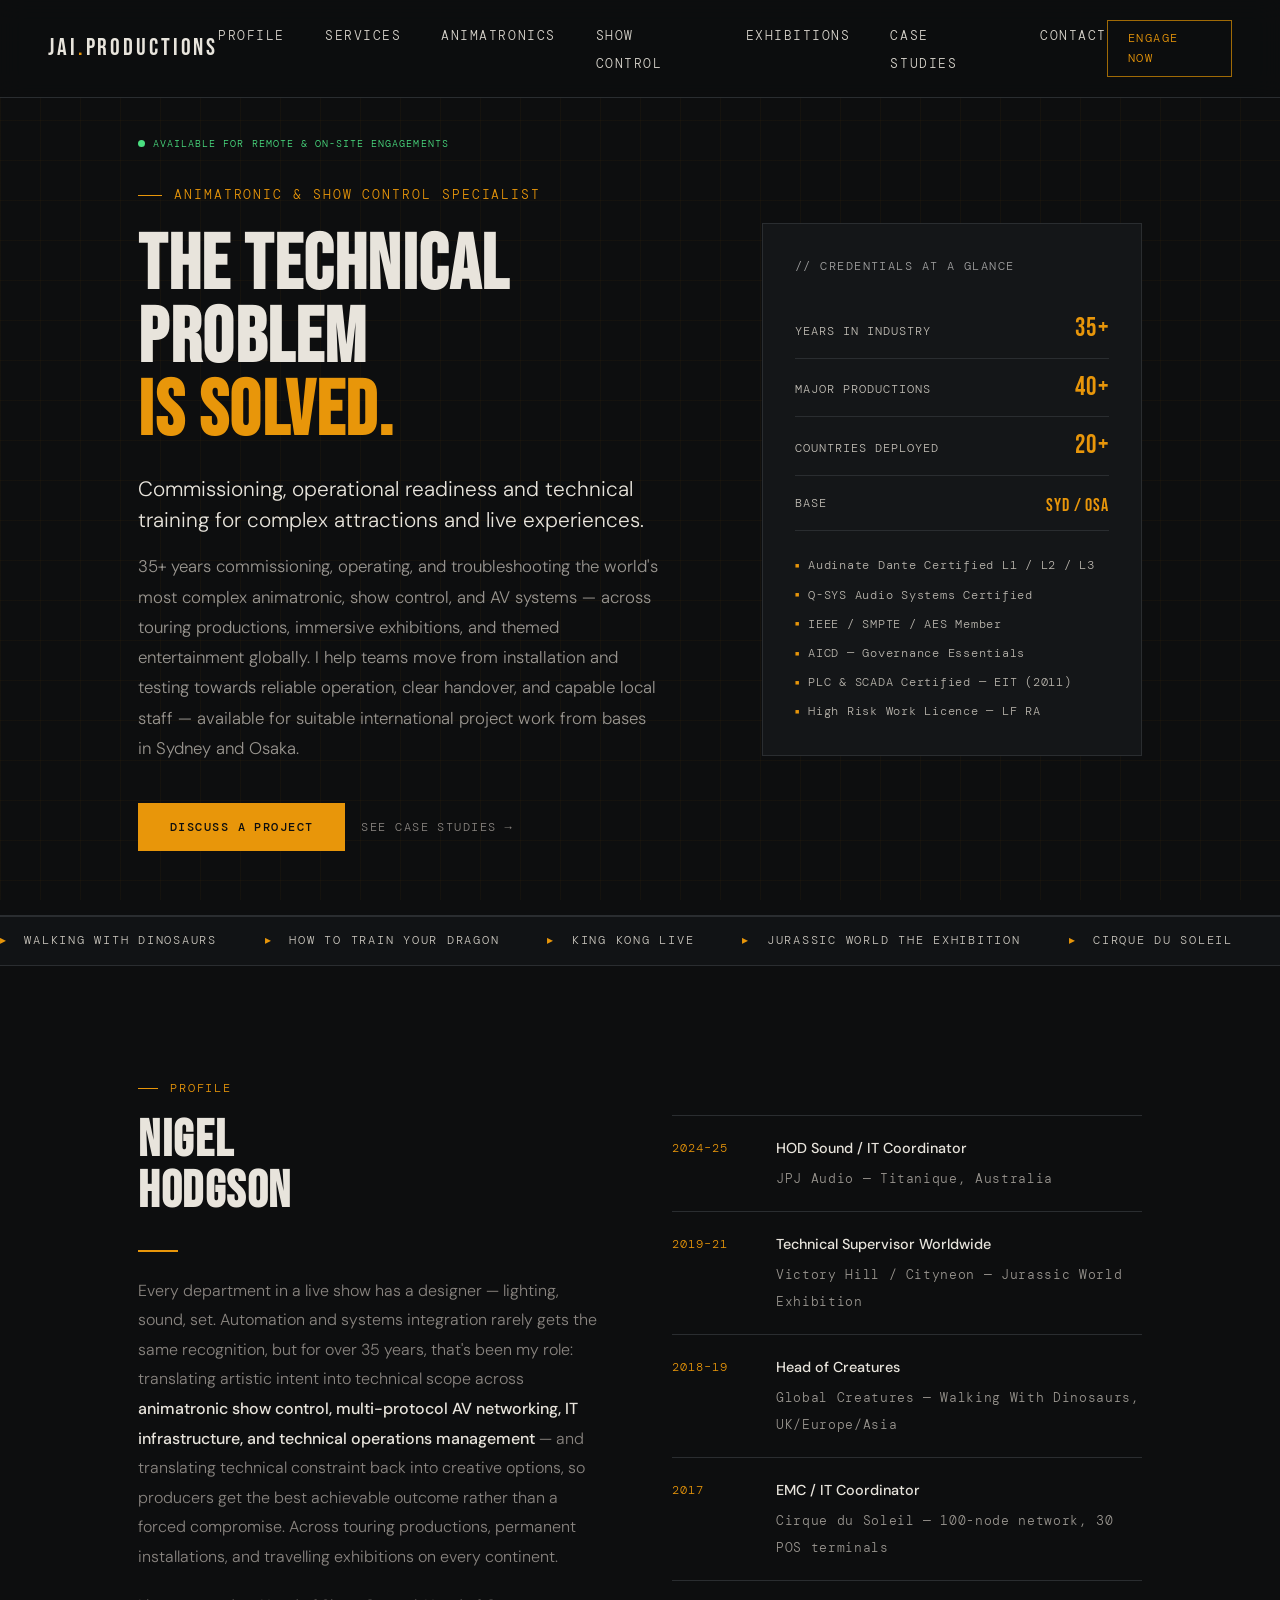
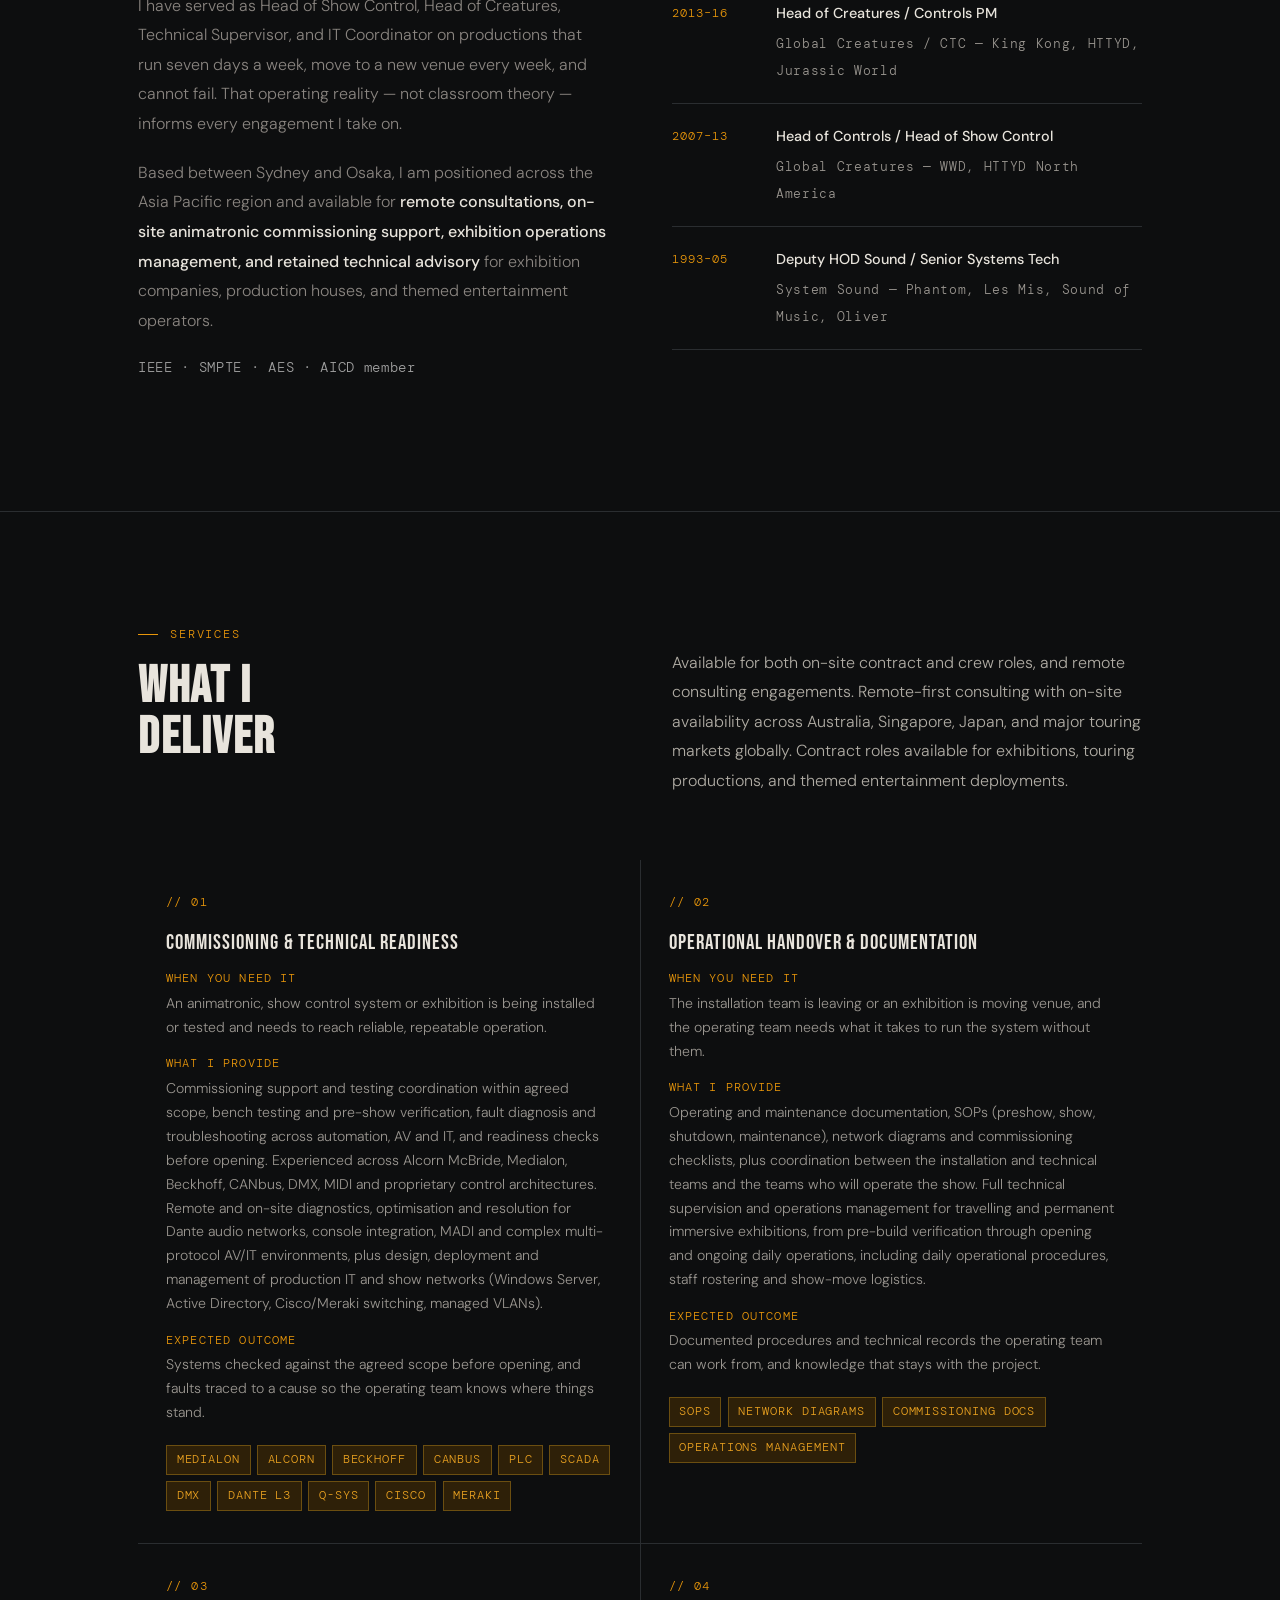
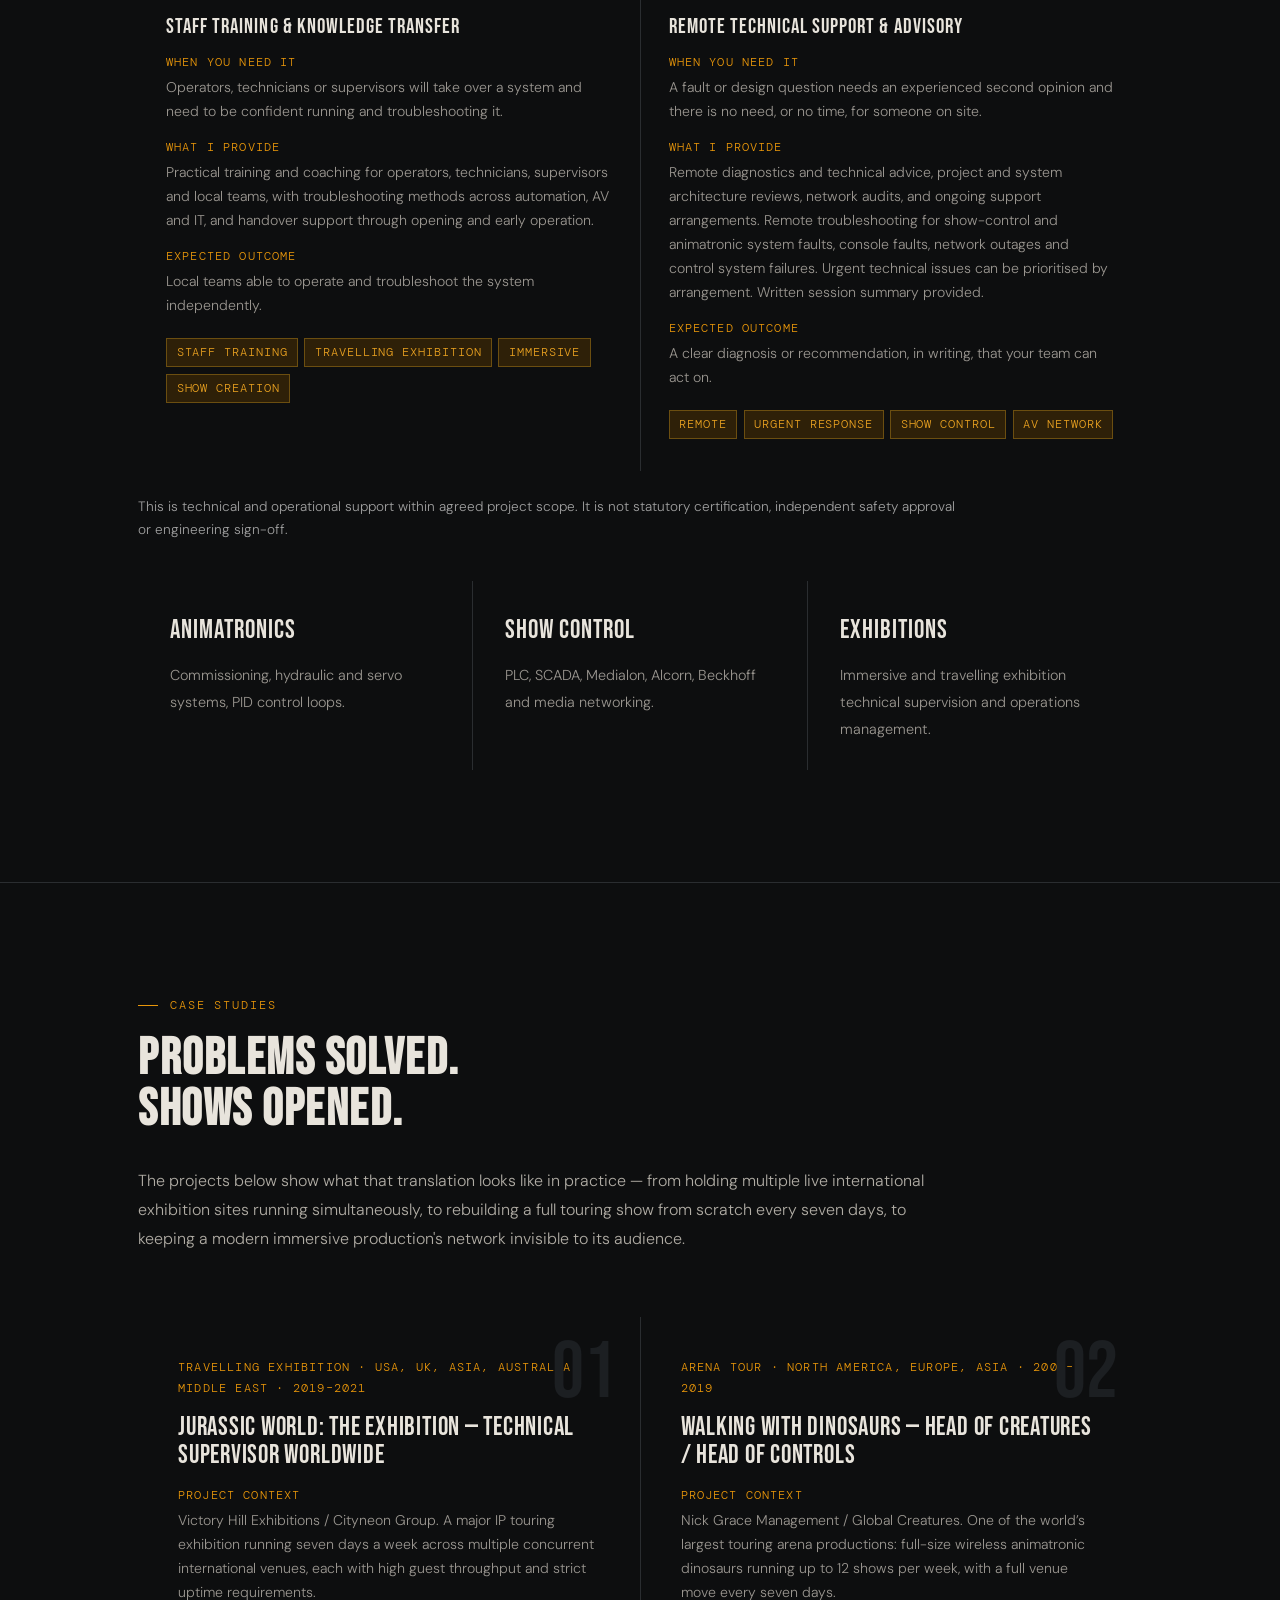
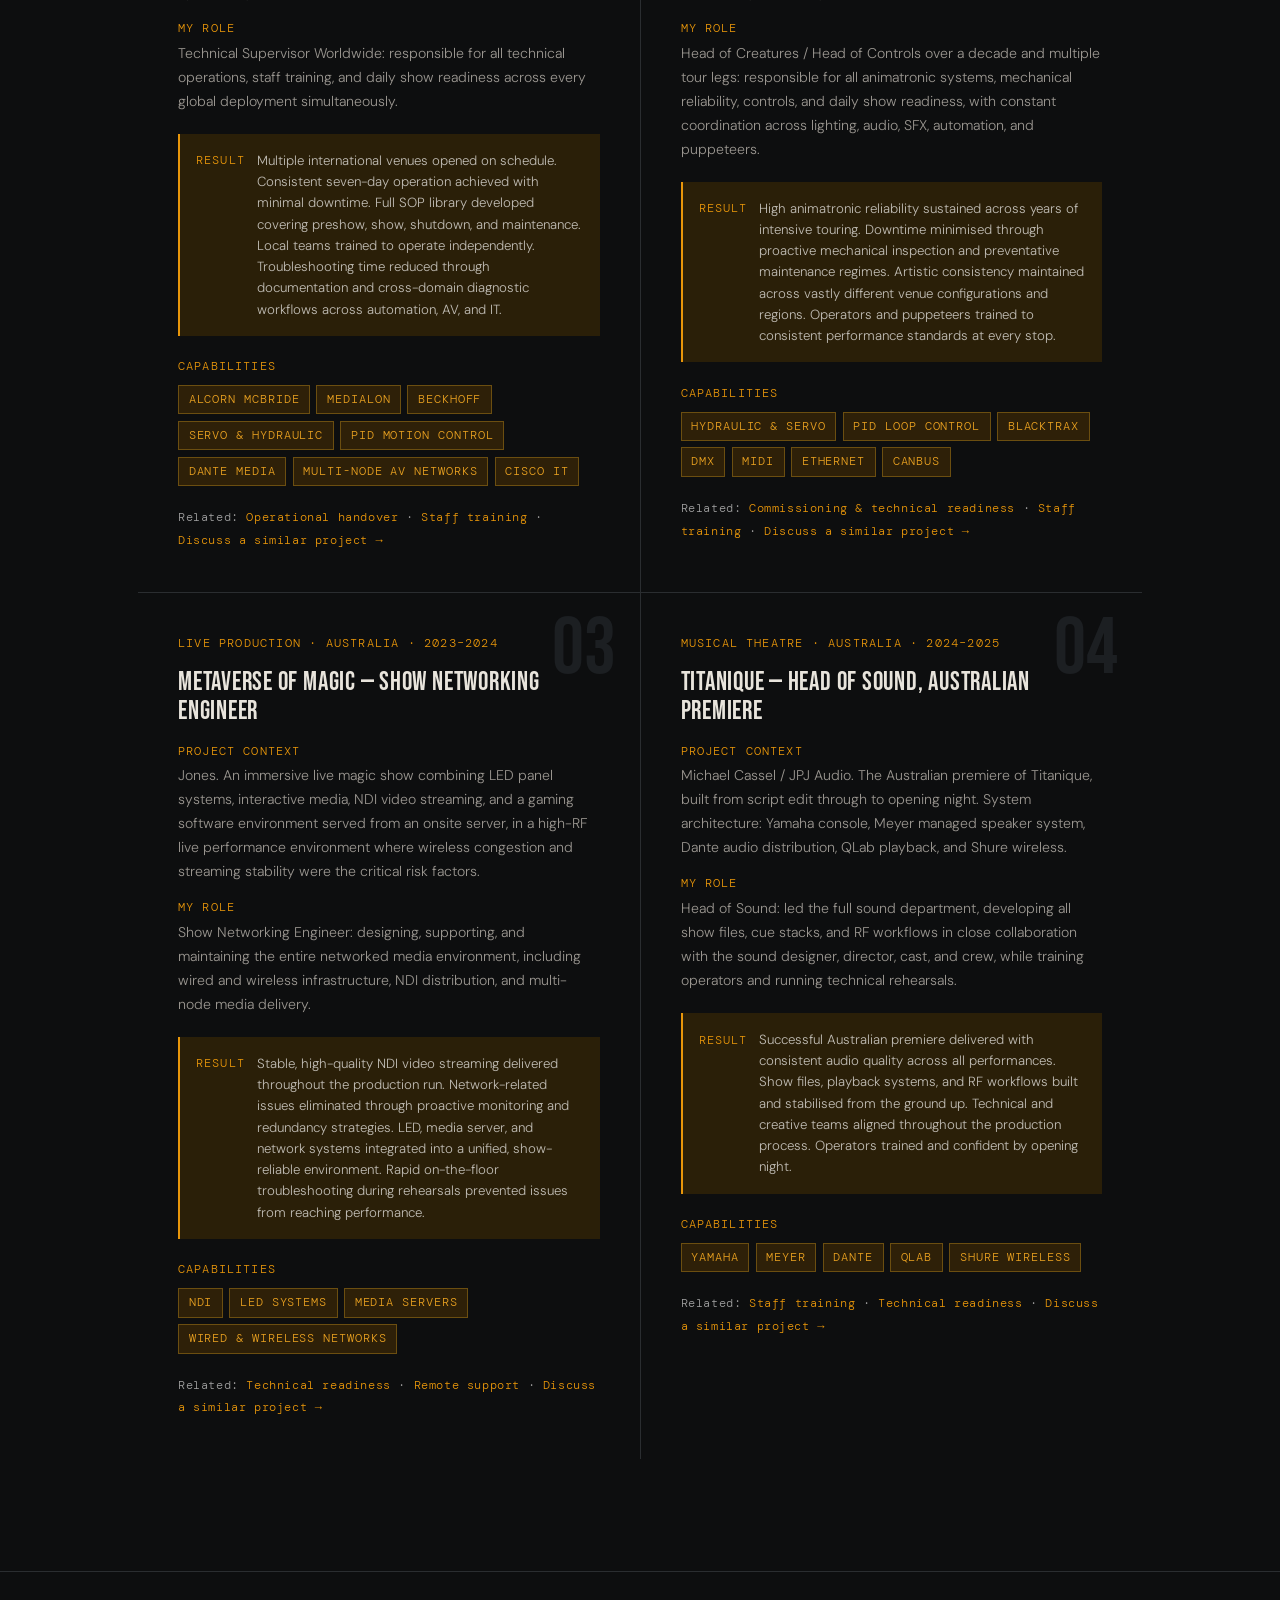
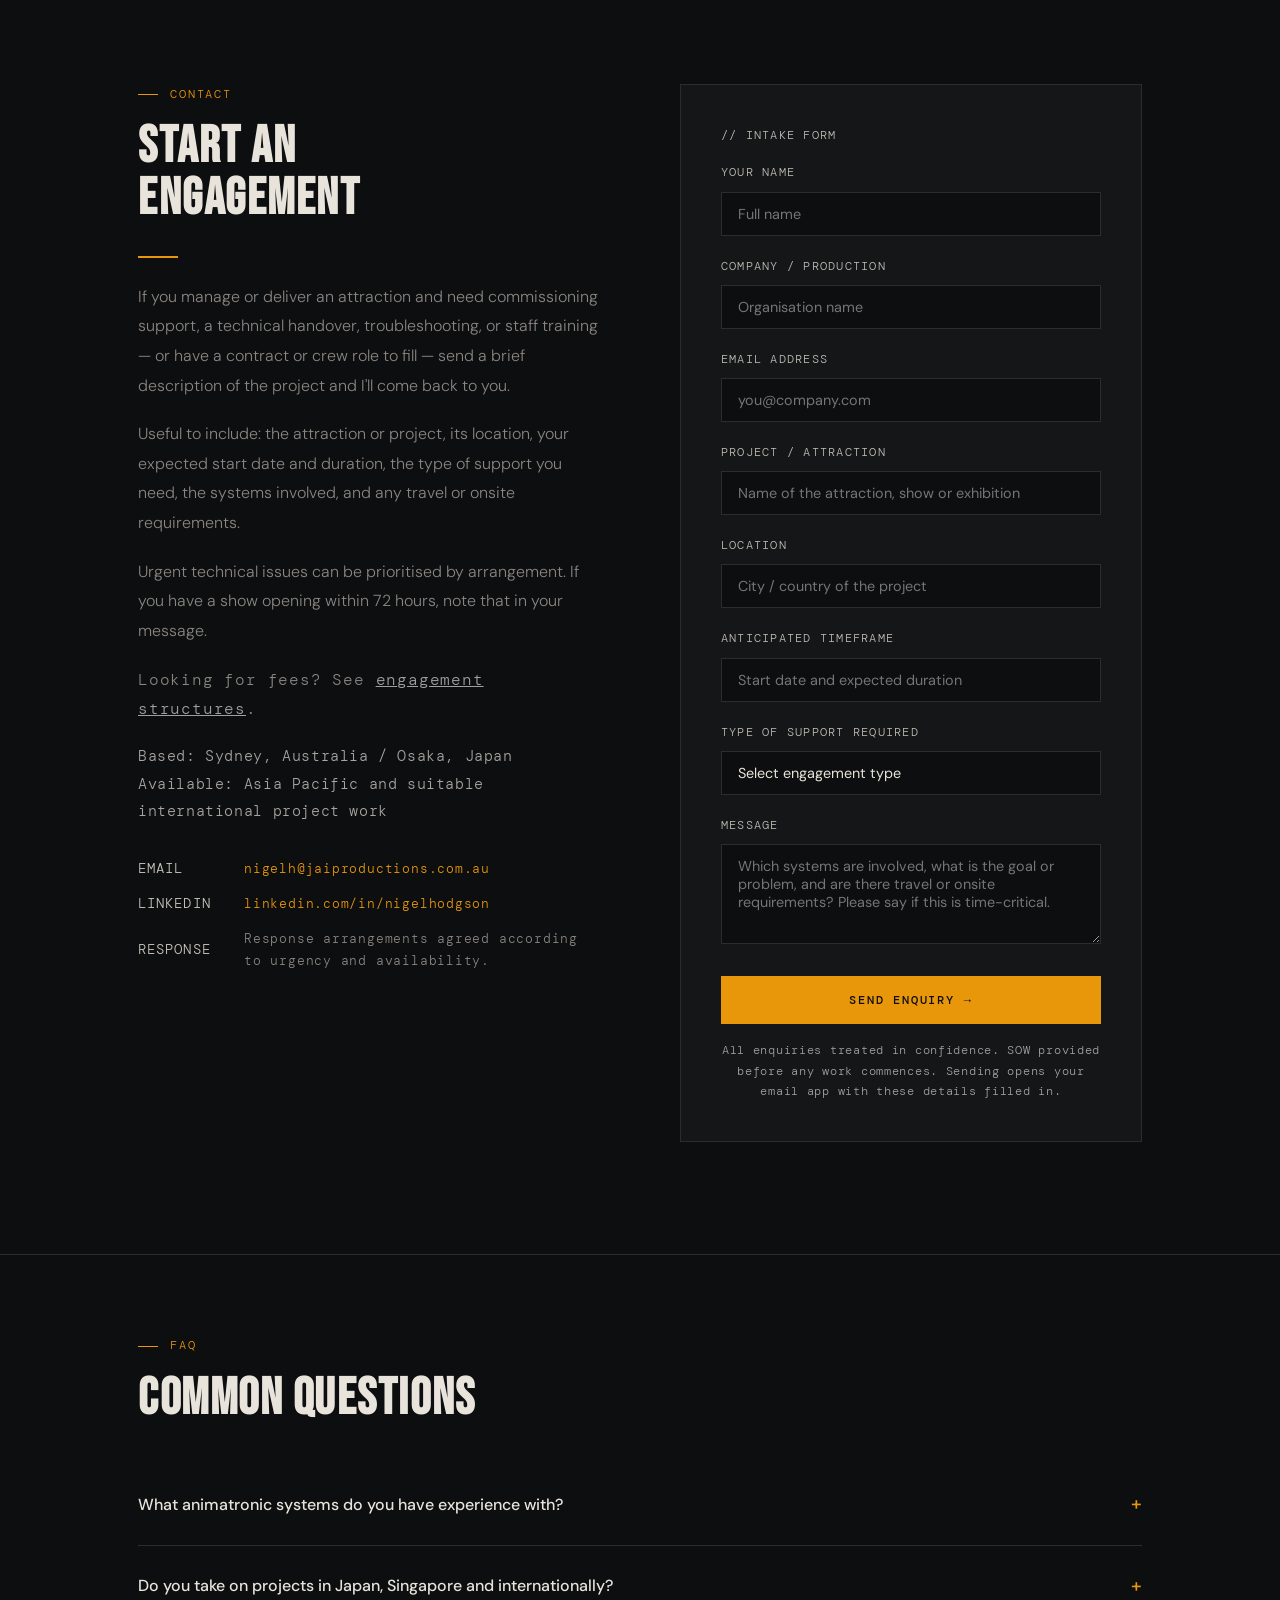
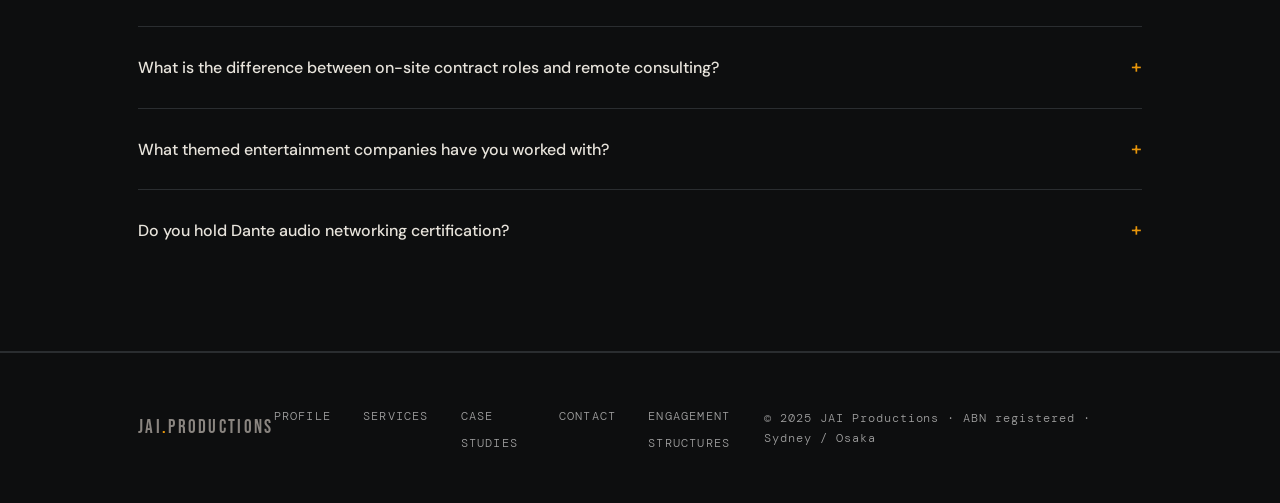
<file: index.html>
<!DOCTYPE html>
<html lang="en">
<head>
<meta charset="UTF-8">
<meta name="viewport" content="width=device-width, initial-scale=1.0">

<!-- Primary SEO -->
<title>Animatronic Commissioning & Show Control | Nigel Hodgson</title>
<meta name="description" content="Animatronics commissioning and show control specialist. Immersive exhibition technical supervision, PLC, media networking and operations management.">
<meta name="keywords" content="animatronics, animatronic commissioning, animatronic technician, immersive exhibition technical supervisor, exhibition operations management, exhibition operations manager, travelling exhibition technical supervisor, show control technician, PLC show control, PLC SCADA, PID control loops, media networking, AV media networking, themed entertainment technical consultant, hydraulic animatronic systems, servo motor control, Medialon, Alcorn McBride, Beckhoff, show creation specialist, TAIT Navigator, exhibition commissioning Singapore, animatronic technician Australia, show technician Japan">
<meta name="author" content="Nigel Hodgson">
<meta name="robots" content="index, follow">
<link rel="canonical" href="https://jaiproductions.com.au/">

<!-- Open Graph / Facebook / LinkedIn -->
<meta property="og:type" content="website">
<meta property="og:url" content="https://jaiproductions.com.au/">
<meta property="og:title" content="Animatronic Commissioning & Show Control Specialist">
<meta property="og:description" content="35+ years commissioning animatronics and show control for immersive exhibitions and themed entertainment. PLC, PID control, media networking.">
<meta property="og:site_name" content="JAI Productions">
<meta property="og:locale" content="en_AU">
<meta property="og:image" content="https://jaiproductions.com.au/og-image.png">
<meta property="og:image:width" content="1200">
<meta property="og:image:height" content="630">
<meta property="og:image:alt" content="Nigel Hodgson - Animatronic and Show Control Specialist">

<!-- Twitter Card -->
<meta name="twitter:card" content="summary_large_image">
<meta name="twitter:title" content="Animatronic Commissioning & Show Control Specialist">
<meta name="twitter:description" content="35+ years commissioning animatronics, PLC and show control for immersive exhibitions. Exhibition operations management. International contracts, including US-based clients.">
<meta name="twitter:image" content="https://jaiproductions.com.au/og-image.png">

<!-- Geo targeting -->
<meta name="geo.region" content="AU-NSW">
<meta name="geo.placename" content="Sydney, Australia">

<!-- JSON-LD Structured Data -->
<script type="application/ld+json">
{
  "@context": "https://schema.org",
  "@graph": [
    {
      "@type": "Person",
      "@id": "https://jaiproductions.com.au/#nigel-hodgson",
      "name": "Nigel Hodgson",
      "jobTitle": "Animatronic & Show Control Technical Specialist",
      "description": "Technical specialist with 35+ years experience commissioning animatronic systems, show control networks, and AV infrastructure for themed entertainment, touring productions, and immersive exhibitions globally.",
      "url": "https://jaiproductions.com.au",
      "email": "nigelh@jaiproductions.com.au",
      "telephone": "+61414997448",
      "address": {
        "@type": "PostalAddress",
        "addressLocality": "Sydney",
        "addressRegion": "NSW",
        "addressCountry": "AU"
      },
      "knowsAbout": [
        "Animatronic Systems", "Show Control", "Animatronic Commissioning", "Dante Audio Networking",
        "Medialon Show Control", "Alcorn McBride", "Beckhoff PLC", "CANbus Networks",
        "DMX Lighting Control", "Hydraulic Control Systems", "PID Control Loops", "Servo Motor Systems",
        "Themed Entertainment", "Travelling Exhibitions", "Immersive Exhibitions", "Exhibition Operations Management",
        "TAIT Navigator", "SMPTE ST 2110", "Show Creation", "Touring Production", "IT Infrastructure", "Cisco Networking", "Meraki", "Q-SYS Audio", "NDI Video",
        "PLC Systems", "SCADA Systems"
      ],
      "hasCredential": [
        {"@type": "EducationalOccupationalCredential", "name": "Audinate Dante Certification Level 3", "credentialCategory": "Professional Certification", "recognizedBy": {"@type": "Organization", "name": "Audinate"}},
        {"@type": "EducationalOccupationalCredential", "name": "TAIT Navigator Automation Platform Training", "credentialCategory": "Professional Certification", "recognizedBy": {"@type": "Organization", "name": "TAIT"}},
        {"@type": "EducationalOccupationalCredential", "name": "SMPTE ST 2110 IP Media Transport", "credentialCategory": "Professional Certification", "recognizedBy": {"@type": "Organization", "name": "SMPTE"}},
        {"@type": "EducationalOccupationalCredential", "name": "Q-SYS Audio Systems Certification", "credentialCategory": "Professional Certification", "recognizedBy": {"@type": "Organization", "name": "QSC"}},
        {"@type": "EducationalOccupationalCredential", "name": "Certificate in Programmable Logic Controllers (PLCs) & SCADA Systems", "credentialCategory": "Professional Certification", "recognizedBy": {"@type": "Organization", "name": "Engineering Institute of Technology"}}
      ],
      "memberOf": [
        {"@type": "Organization", "name": "IEEE — Institute of Electrical and Electronics Engineers"},
        {"@type": "Organization", "name": "SMPTE — Society of Motion Picture and Television Engineers"},
        {"@type": "Organization", "name": "AES — Audio Engineering Society"}
      ],
      "worksFor": {"@type": "Organization", "@id": "https://jaiproductions.com.au/#jai-productions"}
    },
    {
      "@type": "ProfessionalService",
      "@id": "https://jaiproductions.com.au/#jai-productions",
      "name": "JAI Productions",
      "description": "Specialist technical consulting and contract services for animatronic commissioning, show control, exhibition operations, and AV networking in themed entertainment and touring production.",
      "url": "https://jaiproductions.com.au",
      "email": "nigelh@jaiproductions.com.au",
      "telephone": "+61414997448",
      "founder": {"@id": "https://jaiproductions.com.au/#nigel-hodgson"},
      "areaServed": ["Australia", "Japan", "Singapore", "United States", "United Kingdom", "Asia Pacific"],
      "serviceType": [
        "Animatronic Commissioning", "Show Control Technical Consulting", "Exhibition Technical Supervision",
        "Exhibition Operations Management", "PLC Programming and Show Control", "Media Networking", "PID Control Loop Tuning", "AV Network Optimisation", "Dante Network Troubleshooting",
        "IT Infrastructure Management", "Technical Documentation", "SOP Development", "Staff Training"
      ],
      "knowsAbout": ["Themed Entertainment", "Animatronics", "Travelling Exhibitions", "Immersive Exhibitions", "Touring Production", "Show Control Systems", "Dante Audio Networks", "PLC and SCADA Systems"]
    },
    {
      "@type": "FAQPage",
      "mainEntity": [
        {"@type": "Question", "name": "What animatronic systems does Nigel Hodgson have experience with?", "acceptedAnswer": {"@type": "Answer", "text": "Nigel Hodgson has extensive hands-on experience with Creature Technology Company animatronic control systems, Alcorn McBride show control, Medialon, Beckhoff PLC, CANbus, DMX, MIDI, hydraulic and servo motor systems, PID control loops, and wireless animatronic control across productions including Walking With Dinosaurs, How To Train Your Dragon, King Kong Live, and Jurassic World: The Exhibition."}},
        {"@type": "Question", "name": "Do you take on projects in Japan, Singapore and internationally?", "acceptedAnswer": {"@type": "Answer", "text": "Yes. Nigel Hodgson works with clients worldwide, with a particular focus on Japan and Singapore. He holds Australian full work rights and Japanese spousal visa work rights, with an Osaka base. Remote and on-site arrangements can be discussed according to project requirements, client contracting requirements, and applicable work authorisation, including for projects with US-based companies. Any engagement requiring work to be performed physically in the United States would be subject to the necessary authorisation."}},
        {"@type": "Question", "name": "What is the difference between on-site contract roles and remote consulting at JAI Productions?", "acceptedAnswer": {"@type": "Answer", "text": "On-site contract roles involve Nigel physically attending the venue or production for exhibition technical supervision, show commissioning, or touring crew work, with fees quoted on request. Remote consulting covers troubleshooting, system advisory, documentation, and AV network diagnostics conducted via video call and written deliverables, also quoted on request."}},
        {"@type": "Question", "name": "What themed entertainment companies has Nigel Hodgson worked with?", "acceptedAnswer": {"@type": "Answer", "text": "Nigel Hodgson has worked with Creature Technology Company, Global Creatures, Victory Hill Exhibitions, Cityneon Group, Nick Grace Management, Imagine Exhibitions, Cirque du Soleil, DreamWorks, JPJ Audio, and Michael Cassel Group across productions on every continent."}},
        {"@type": "Question", "name": "Does Nigel Hodgson have Dante audio networking certification?", "acceptedAnswer": {"@type": "Answer", "text": "Yes. Nigel Hodgson holds Audinate Dante Certification at Levels 1, 2, and 3, completed in 2024. He also holds Q-SYS Audio Systems Certification and has extensive hands-on experience with DiGiCo, Yamaha, and Meyer Sound systems in touring and exhibition environments."}}
      ]
    }
  ]
}
</script>
<link rel="preconnect" href="https://fonts.googleapis.com">
<link rel="preconnect" href="https://fonts.gstatic.com" crossorigin>
<link rel="stylesheet" href="https://fonts.googleapis.com/css2?family=DM+Mono:wght@300;400;500&family=Bebas+Neue&family=DM+Sans:wght@300;400;500&display=swap" media="print" onload="this.media='all'">
<noscript><link rel="stylesheet" href="https://fonts.googleapis.com/css2?family=DM+Mono:wght@300;400;500&family=Bebas+Neue&family=DM+Sans:wght@300;400;500&display=swap"></noscript>
<link rel="stylesheet" href="/styles.css">
</head>
<body>
<a class="skip-link" href="#main-content">Skip to main content</a>

<nav aria-label="Main navigation">
  <a href="#hero" class="nav-logo">JAI<span>.</span>PRODUCTIONS</a>
  <ul class="nav-links">
    <li><a href="#about">Profile</a></li>
    <li><a href="#services">Services</a></li>
    <li><a href="/animatronics/">Animatronics</a></li>
    <li><a href="/show-control/">Show Control</a></li>
    <li><a href="/exhibitions/">Exhibitions</a></li>
    <li><a href="#cases">Case Studies</a></li>
    <li><a href="#booking">Contact</a></li>
  </ul>
  <a href="#booking" class="nav-cta">Engage Now</a>
</nav>

<main id="main-content">
<!-- HERO -->
<section id="hero" aria-label="Introduction">
  <div class="container">
    <div class="hero-inner">
      <div>
        <div class="avail-badge">
          <span class="avail-dot"></span>
          Available for remote & on-site engagements
        </div>
        <div class="hero-tag">Animatronic & Show Control Specialist</div>
        <h1>The technical<br>problem<br><em>is solved.</em></h1>
        <p class="hero-lead">Commissioning, operational readiness and technical training for complex attractions and live experiences.</p>
        <p class="hero-body">
          35+ years commissioning, operating, and troubleshooting the world's most complex animatronic, show control, and AV systems — across touring productions, immersive exhibitions, and themed entertainment globally. I help teams move from installation and testing towards reliable operation, clear handover, and capable local staff — available for suitable international project work from bases in Sydney and Osaka.
        </p>
        <div class="hero-ctas">
          <a href="#booking" class="btn-primary">Discuss a project</a>
          <a href="#cases" class="btn-secondary">See case studies</a>
        </div>
      </div>

      <div class="hero-card fade-up">
        <div class="hero-card-label">// credentials at a glance</div>
        <div class="stat-row">
          <span class="stat-label">Years in industry</span>
          <span class="stat-value">35+</span>
        </div>
        <div class="stat-row">
          <span class="stat-label">Major productions</span>
          <span class="stat-value">40+</span>
        </div>
        <div class="stat-row">
          <span class="stat-label">Countries deployed</span>
          <span class="stat-value">20+</span>
        </div>
        <div class="stat-row">
          <span class="stat-label">Base</span>
          <span class="stat-value" style="font-size:1.1rem; padding-top:0.3rem;">SYD / OSA</span>
        </div>
        <div class="cert-list">
          <div class="cert-item">Audinate Dante Certified L1 / L2 / L3</div>
          <div class="cert-item">Q-SYS Audio Systems Certified</div>
          <div class="cert-item">IEEE / SMPTE / AES Member</div>
          <div class="cert-item">AICD — Governance Essentials</div>
          <div class="cert-item">PLC &amp; SCADA Certified — EIT (2011)</div>
          <div class="cert-item">High Risk Work Licence — LF RA</div>
        </div>
      </div>
    </div>
  </div>
</section>

<!-- MARQUEE -->
<div class="marquee-wrap">
  <div class="marquee-track">
    <span class="marquee-item"><span>▸</span> Walking With Dinosaurs</span>
    <span class="marquee-item"><span>▸</span> How To Train Your Dragon</span>
    <span class="marquee-item"><span>▸</span> King Kong Live</span>
    <span class="marquee-item"><span>▸</span> Jurassic World The Exhibition</span>
    <span class="marquee-item"><span>▸</span> Cirque du Soleil</span>
    <span class="marquee-item"><span>▸</span> Titanique</span>
    <span class="marquee-item"><span>▸</span> Phantom of the Opera</span>
    <span class="marquee-item"><span>▸</span> Medialon · Dante · Alcorn · CANbus · DMX · MIDI · Beckhoff</span>
    <span class="marquee-item"><span>▸</span> Show Creation · Commissioning · Technical Operations · TAIT Navigator Certified</span>
    <span class="marquee-item"><span>▸</span> Walking With Dinosaurs</span>
    <span class="marquee-item"><span>▸</span> How To Train Your Dragon</span>
    <span class="marquee-item"><span>▸</span> King Kong Live</span>
    <span class="marquee-item"><span>▸</span> Jurassic World The Exhibition</span>
    <span class="marquee-item"><span>▸</span> Cirque du Soleil</span>
    <span class="marquee-item"><span>▸</span> Titanique</span>
    <span class="marquee-item"><span>▸</span> Phantom of the Opera</span>
    <span class="marquee-item"><span>▸</span> Medialon · Dante · Alcorn · CANbus · DMX · MIDI · Beckhoff</span>
  </div>
</div>

<!-- ABOUT -->
<section id="about" aria-label="Profile and experience">
  <div class="container">
    <div class="section-tag">Profile</div>
    <div class="about-grid">
      <div class="about-text fade-up">
        <h2>Nigel<br>Hodgson</h2>
        <div class="amber-divider"></div>
        <p>
          Every department in a live show has a designer — lighting, sound, set. Automation and systems integration rarely gets the same recognition, but for over 35 years, that's been my role: translating artistic intent into technical scope across <strong>animatronic show control, multi-protocol AV networking, IT infrastructure, and technical operations management</strong> — and translating technical constraint back into creative options, so producers get the best achievable outcome rather than a forced compromise. Across touring productions, permanent installations, and travelling exhibitions on every continent.
        </p>
        <p>
          I have served as Head of Show Control, Head of Creatures, Technical Supervisor, and IT Coordinator on productions that run seven days a week, move to a new venue every week, and cannot fail. That operating reality — not classroom theory — informs every engagement I take on.
        </p>
        <p>
          Based between Sydney and Osaka, I am positioned across the Asia Pacific region and available for <strong>remote consultations, on-site animatronic commissioning support, exhibition operations management, and retained technical advisory</strong> for exhibition companies, production houses, and themed entertainment operators.
        </p>
        <p style="color: #a0a0a0; font-size:0.85rem; font-family: 'DM Mono', monospace; letter-spacing:0.05em;">
          IEEE · SMPTE · AES · AICD member
        </p>
      </div>

      <div class="fade-up">
        <div class="timeline">
          <div class="timeline-item">
            <span class="timeline-year">2024–25</span>
            <div class="timeline-content">
              <strong>HOD Sound / IT Coordinator</strong>
              <span>JPJ Audio — Titanique, Australia</span>
            </div>
          </div>
          <div class="timeline-item">
            <span class="timeline-year">2019–21</span>
            <div class="timeline-content">
              <strong>Technical Supervisor Worldwide</strong>
              <span>Victory Hill / Cityneon — Jurassic World Exhibition</span>
            </div>
          </div>
          <div class="timeline-item">
            <span class="timeline-year">2018–19</span>
            <div class="timeline-content">
              <strong>Head of Creatures</strong>
              <span>Global Creatures — Walking With Dinosaurs, UK/Europe/Asia</span>
            </div>
          </div>
          <div class="timeline-item">
            <span class="timeline-year">2017</span>
            <div class="timeline-content">
              <strong>EMC / IT Coordinator</strong>
              <span>Cirque du Soleil — 100-node network, 30 POS terminals</span>
            </div>
          </div>
          <div class="timeline-item">
            <span class="timeline-year">2013–16</span>
            <div class="timeline-content">
              <strong>Head of Creatures / Controls PM</strong>
              <span>Global Creatures / CTC — King Kong, HTTYD, Jurassic World</span>
            </div>
          </div>
          <div class="timeline-item">
            <span class="timeline-year">2007–13</span>
            <div class="timeline-content">
              <strong>Head of Controls / Head of Show Control</strong>
              <span>Global Creatures — WWD, HTTYD North America</span>
            </div>
          </div>
          <div class="timeline-item">
            <span class="timeline-year">1993–05</span>
            <div class="timeline-content">
              <strong>Deputy HOD Sound / Senior Systems Tech</strong>
              <span>System Sound — Phantom, Les Mis, Sound of Music, Oliver</span>
            </div>
          </div>
        </div>
      </div>
    </div>
  </div>
</section>

<!-- SERVICES -->
<section id="services" aria-label="Services offered">
  <div class="container">
    <div class="services-header">
      <div>
        <div class="section-tag">Services</div>
        <h2>What I<br>deliver</h2>
      </div>
      <p class="services-intro">
        Available for both on-site contract and crew roles, and remote consulting engagements. Remote-first consulting with on-site availability across Australia, Singapore, Japan, and major touring markets globally. Contract roles available for exhibitions, touring productions, and themed entertainment deployments.
      </p>
    </div>

    <div class="services-grid services-grid--groups fade-up">
      <div class="service-card" id="svc-commissioning">
        <span class="service-icon">// 01</span>
        <h3 class="service-title">Commissioning &amp; Technical Readiness</h3>
        <dl class="service-facts">
          <dt>When you need it</dt>
          <dd>An animatronic, show control system or exhibition is being installed or tested and needs to reach reliable, repeatable operation.</dd>
          <dt>What I provide</dt>
          <dd>Commissioning support and testing coordination within agreed scope, bench testing and pre-show verification, fault diagnosis and troubleshooting across automation, AV and IT, and readiness checks before opening. Experienced across Alcorn McBride, Medialon, Beckhoff, CANbus, DMX, MIDI and proprietary control architectures. Remote and on-site diagnostics, optimisation and resolution for Dante audio networks, console integration, MADI and complex multi-protocol AV/IT environments, plus design, deployment and management of production IT and show networks (Windows Server, Active Directory, Cisco/Meraki switching, managed VLANs).</dd>
          <dt>Expected outcome</dt>
          <dd>Systems checked against the agreed scope before opening, and faults traced to a cause so the operating team knows where things stand.</dd>
        </dl>
        <div class="service-tags">
          <span class="tag">Medialon</span>
          <span class="tag">Alcorn</span>
          <span class="tag">Beckhoff</span>
          <span class="tag">CANbus</span>
          <span class="tag">PLC</span>
          <span class="tag">SCADA</span>
          <span class="tag">DMX</span>
          <span class="tag">Dante L3</span>
          <span class="tag">Q-SYS</span>
          <span class="tag">Cisco</span>
          <span class="tag">Meraki</span>
        </div>
      </div>

      <div class="service-card" id="svc-handover">
        <span class="service-icon">// 02</span>
        <h3 class="service-title">Operational Handover &amp; Documentation</h3>
        <dl class="service-facts">
          <dt>When you need it</dt>
          <dd>The installation team is leaving or an exhibition is moving venue, and the operating team needs what it takes to run the system without them.</dd>
          <dt>What I provide</dt>
          <dd>Operating and maintenance documentation, SOPs (preshow, show, shutdown, maintenance), network diagrams and commissioning checklists, plus coordination between the installation and technical teams and the teams who will operate the show. Full technical supervision and operations management for travelling and permanent immersive exhibitions, from pre-build verification through opening and ongoing daily operations, including daily operational procedures, staff rostering and show-move logistics.</dd>
          <dt>Expected outcome</dt>
          <dd>Documented procedures and technical records the operating team can work from, and knowledge that stays with the project.</dd>
        </dl>
        <div class="service-tags">
          <span class="tag">SOPs</span>
          <span class="tag">Network Diagrams</span>
          <span class="tag">Commissioning Docs</span>
          <span class="tag">Operations Management</span>
        </div>
      </div>

      <div class="service-card" id="svc-training">
        <span class="service-icon">// 03</span>
        <h3 class="service-title">Staff Training &amp; Knowledge Transfer</h3>
        <dl class="service-facts">
          <dt>When you need it</dt>
          <dd>Operators, technicians or supervisors will take over a system and need to be confident running and troubleshooting it.</dd>
          <dt>What I provide</dt>
          <dd>Practical training and coaching for operators, technicians, supervisors and local teams, with troubleshooting methods across automation, AV and IT, and handover support through opening and early operation.</dd>
          <dt>Expected outcome</dt>
          <dd>Local teams able to operate and troubleshoot the system independently.</dd>
        </dl>
        <div class="service-tags">
          <span class="tag">Staff Training</span>
          <span class="tag">Travelling Exhibition</span>
          <span class="tag">Immersive</span>
          <span class="tag">Show Creation</span>
        </div>
      </div>

      <div class="service-card" id="svc-remote">
        <span class="service-icon">// 04</span>
        <h3 class="service-title">Remote Technical Support &amp; Advisory</h3>
        <dl class="service-facts">
          <dt>When you need it</dt>
          <dd>A fault or design question needs an experienced second opinion and there is no need, or no time, for someone on site.</dd>
          <dt>What I provide</dt>
          <dd>Remote diagnostics and technical advice, project and system architecture reviews, network audits, and ongoing support arrangements. Remote troubleshooting for show-control and animatronic system faults, console faults, network outages and control system failures. Urgent technical issues can be prioritised by arrangement. Written session summary provided.</dd>
          <dt>Expected outcome</dt>
          <dd>A clear diagnosis or recommendation, in writing, that your team can act on.</dd>
        </dl>
        <div class="service-tags">
          <span class="tag">Remote</span>
          <span class="tag">Urgent Response</span>
          <span class="tag">Show Control</span>
          <span class="tag">AV Network</span>
        </div>
      </div>
    </div>
    <p class="services-scope">This is technical and operational support within agreed project scope. It is not statutory certification, independent safety approval or engineering sign-off.</p>

    <div class="spec-links fade-up">
      <a class="spec-link" href="/animatronics/"><strong>Animatronics</strong><span>Commissioning, hydraulic and servo systems, PID control loops.</span></a>
      <a class="spec-link" href="/show-control/"><strong>Show Control</strong><span>PLC, SCADA, Medialon, Alcorn, Beckhoff and media networking.</span></a>
      <a class="spec-link" href="/exhibitions/"><strong>Exhibitions</strong><span>Immersive and travelling exhibition technical supervision and operations management.</span></a>
    </div>
  </div>
</section>

<!-- CASE STUDIES -->
<section id="cases" aria-label="Case studies">
  <div class="container">
    <div class="cases-header">
      <div class="section-tag">Case Studies</div>
      <h2>Problems solved.<br>Shows opened.</h2>
      <p style="color:#b0aca4; font-size:1rem; line-height:1.8; max-width:820px; margin-top:1.25rem;">The projects below show what that translation looks like in practice — from holding multiple live international exhibition sites running simultaneously, to rebuilding a full touring show from scratch every seven days, to keeping a modern immersive production's network invisible to its audience.</p>
    </div>

    <div class="case-grid fade-up">
      <article class="case-card">
        <div class="case-number">01</div>
        <div class="case-meta">Travelling Exhibition · USA, UK, Asia, Australia, Middle East · 2019–2021</div>
        <h3 class="case-title">Jurassic World: The Exhibition — Technical Supervisor Worldwide</h3>
        <dl class="case-parts">
          <dt>Project context</dt>
          <dd>Victory Hill Exhibitions / Cityneon Group. A major IP touring exhibition running seven days a week across multiple concurrent international venues, each with high guest throughput and strict uptime requirements.</dd>
          <dt>My role</dt>
          <dd>Technical Supervisor Worldwide: responsible for all technical operations, staff training, and daily show readiness across every global deployment simultaneously.</dd>
        </dl>
        <div class="case-outcome">
          <span class="case-outcome-label">Result</span>
          <span class="case-outcome-text">Multiple international venues opened on schedule. Consistent seven-day operation achieved with minimal downtime. Full SOP library developed covering preshow, show, shutdown, and maintenance. Local teams trained to operate independently. Troubleshooting time reduced through documentation and cross-domain diagnostic workflows across automation, AV, and IT.</span>
        </div>
        <div class="case-caps">
          <span class="case-outcome-label">Capabilities</span>
          <div class="service-tags">
          <span class="tag">Alcorn McBride</span>
          <span class="tag">Medialon</span>
          <span class="tag">Beckhoff</span>
          <span class="tag">Servo &amp; hydraulic</span>
          <span class="tag">PID motion control</span>
          <span class="tag">Dante media</span>
          <span class="tag">Multi-node AV networks</span>
          <span class="tag">Cisco IT</span>
          </div>
        </div>
        <p class="case-links">Related: <a href="#svc-handover">Operational handover</a> · <a href="#svc-training">Staff training</a> · <a href="#booking">Discuss a similar project →</a></p>
      </article>

      <article class="case-card">
        <div class="case-number">02</div>
        <div class="case-meta">Arena Tour · North America, Europe, Asia · 2007–2019</div>
        <h3 class="case-title">Walking With Dinosaurs — Head of Creatures / Head of Controls</h3>
        <dl class="case-parts">
          <dt>Project context</dt>
          <dd>Nick Grace Management / Global Creatures. One of the world’s largest touring arena productions: full-size wireless animatronic dinosaurs running up to 12 shows per week, with a full venue move every seven days.</dd>
          <dt>My role</dt>
          <dd>Head of Creatures / Head of Controls over a decade and multiple tour legs: responsible for all animatronic systems, mechanical reliability, controls, and daily show readiness, with constant coordination across lighting, audio, SFX, automation, and puppeteers.</dd>
        </dl>
        <div class="case-outcome">
          <span class="case-outcome-label">Result</span>
          <span class="case-outcome-text">High animatronic reliability sustained across years of intensive touring. Downtime minimised through proactive mechanical inspection and preventative maintenance regimes. Artistic consistency maintained across vastly different venue configurations and regions. Operators and puppeteers trained to consistent performance standards at every stop.</span>
        </div>
        <div class="case-caps">
          <span class="case-outcome-label">Capabilities</span>
          <div class="service-tags">
          <span class="tag">Hydraulic &amp; servo</span>
          <span class="tag">PID loop control</span>
          <span class="tag">BlackTrax</span>
          <span class="tag">DMX</span>
          <span class="tag">MIDI</span>
          <span class="tag">Ethernet</span>
          <span class="tag">CANbus</span>
          </div>
        </div>
        <p class="case-links">Related: <a href="#svc-commissioning">Commissioning &amp; technical readiness</a> · <a href="#svc-training">Staff training</a> · <a href="#booking">Discuss a similar project →</a></p>
      </article>

      <article class="case-card">
        <div class="case-number">03</div>
        <div class="case-meta">Live Production · Australia · 2023–2024</div>
        <h3 class="case-title">Metaverse of Magic — Show Networking Engineer</h3>
        <dl class="case-parts">
          <dt>Project context</dt>
          <dd>Jones. An immersive live magic show combining LED panel systems, interactive media, NDI video streaming, and a gaming software environment served from an onsite server, in a high-RF live performance environment where wireless congestion and streaming stability were the critical risk factors.</dd>
          <dt>My role</dt>
          <dd>Show Networking Engineer: designing, supporting, and maintaining the entire networked media environment, including wired and wireless infrastructure, NDI distribution, and multi-node media delivery.</dd>
        </dl>
        <div class="case-outcome">
          <span class="case-outcome-label">Result</span>
          <span class="case-outcome-text">Stable, high-quality NDI video streaming delivered throughout the production run. Network-related issues eliminated through proactive monitoring and redundancy strategies. LED, media server, and network systems integrated into a unified, show-reliable environment. Rapid on-the-floor troubleshooting during rehearsals prevented issues from reaching performance.</span>
        </div>
        <div class="case-caps">
          <span class="case-outcome-label">Capabilities</span>
          <div class="service-tags">
          <span class="tag">NDI</span>
          <span class="tag">LED systems</span>
          <span class="tag">Media servers</span>
          <span class="tag">Wired &amp; wireless networks</span>
          </div>
        </div>
        <p class="case-links">Related: <a href="#svc-commissioning">Technical readiness</a> · <a href="#svc-remote">Remote support</a> · <a href="#booking">Discuss a similar project →</a></p>
      </article>

      <article class="case-card">
        <div class="case-number">04</div>
        <div class="case-meta">Musical Theatre · Australia · 2024–2025</div>
        <h3 class="case-title">Titanique — Head of Sound, Australian Premiere</h3>
        <dl class="case-parts">
          <dt>Project context</dt>
          <dd>Michael Cassel / JPJ Audio. The Australian premiere of Titanique, built from script edit through to opening night. System architecture: Yamaha console, Meyer managed speaker system, Dante audio distribution, QLab playback, and Shure wireless.</dd>
          <dt>My role</dt>
          <dd>Head of Sound: led the full sound department, developing all show files, cue stacks, and RF workflows in close collaboration with the sound designer, director, cast, and crew, while training operators and running technical rehearsals.</dd>
        </dl>
        <div class="case-outcome">
          <span class="case-outcome-label">Result</span>
          <span class="case-outcome-text">Successful Australian premiere delivered with consistent audio quality across all performances. Show files, playback systems, and RF workflows built and stabilised from the ground up. Technical and creative teams aligned throughout the production process. Operators trained and confident by opening night.</span>
        </div>
        <div class="case-caps">
          <span class="case-outcome-label">Capabilities</span>
          <div class="service-tags">
          <span class="tag">Yamaha</span>
          <span class="tag">Meyer</span>
          <span class="tag">Dante</span>
          <span class="tag">QLab</span>
          <span class="tag">Shure wireless</span>
          </div>
        </div>
        <p class="case-links">Related: <a href="#svc-training">Staff training</a> · <a href="#svc-commissioning">Technical readiness</a> · <a href="#booking">Discuss a similar project →</a></p>
      </article>
    </div>
  </div>
</section>

<!-- BOOKING -->
<section id="booking" aria-label="Contact and booking">
  <div class="container">
    <div class="booking-grid">
      <div class="booking-intro">
        <div class="section-tag">Contact</div>
        <h2>Start an<br>engagement</h2>
        <div class="amber-divider"></div>
        <p>
          If you manage or deliver an attraction and need commissioning support, a technical handover, troubleshooting, or staff training — or have a contract or crew role to fill — send a brief description of the project and I'll come back to you.
        </p>
        <p>
          Useful to include: the attraction or project, its location, your expected start date and duration, the type of support you need, the systems involved, and any travel or onsite requirements.
        </p>
        <p>
          Urgent technical issues can be prioritised by arrangement. If you have a show opening within 72 hours, note that in your message.
        </p>
        <p class="quiet-link" style="margin-top:0.5rem;">Looking for fees? See <a href="/rates/" style="color:#a0a0a0;">engagement structures</a>.</p>
        <p style="color: #a8a4a0; font-size:0.95rem; font-family:'DM Mono',monospace; letter-spacing:0.04em; margin-top:1rem; line-height:1.8;">
          Based: Sydney, Australia / Osaka, Japan<br>
          Available: Asia Pacific and suitable international project work
        </p>
        <div class="contact-list">
          <div class="contact-item">
            <span class="contact-label">Email</span>
            <span class="contact-value"><a href="mailto:nigelh@jaiproductions.com.au">nigelh@jaiproductions.com.au</a></span>
          </div>
          <div class="contact-item">
            <span class="contact-label">LinkedIn</span>
            <span class="contact-value"><a href="https://linkedin.com/in/nigelhodgson" target="_blank">linkedin.com/in/nigelhodgson</a></span>
          </div>
          <div class="contact-item">
            <span class="contact-label">Response</span>
            <span class="contact-value" style="color:var(--text-dim);">Response arrangements agreed according to urgency and availability.</span>
          </div>
        </div>
      </div>

      <div class="booking-form fade-up">
        <div class="form-label">// intake form</div>

        <label class="form-label" for="name" style="margin-top:1rem;">Your name</label>
        <input class="form-input" type="text" id="name" placeholder="Full name">

        <label class="form-label" for="company">Company / production</label>
        <input class="form-input" type="text" id="company" placeholder="Organisation name">

        <label class="form-label" for="email">Email address</label>
        <input class="form-input" type="email" id="email" placeholder="you@company.com">

        <label class="form-label" for="project">Project / attraction</label>
        <input class="form-input" type="text" id="project" placeholder="Name of the attraction, show or exhibition">

        <label class="form-label" for="location">Location</label>
        <input class="form-input" type="text" id="location" placeholder="City / country of the project">

        <label class="form-label" for="timeframe">Anticipated timeframe</label>
        <input class="form-input" type="text" id="timeframe" placeholder="Start date and expected duration">

        <label class="form-label" for="type">Type of support required</label>
        <select class="form-select" id="type">
          <option value="" disabled selected>Select engagement type</option>
          <optgroup label="On-Site Contract Roles">
          <option>Technical Supervisor — Exhibition / Touring</option>
          <option>Show Technician / All-Rounder</option>
          <option>Crew Call — Short Term</option>
          </optgroup>
          <optgroup label="Remote Consulting">
          <option>Animatronic / Show Control Commissioning Support</option>
          <option>AV Network Troubleshooting — Urgent</option>
          <option>AV Network Troubleshooting — Non-urgent</option>
          <option>Operational Readiness / Technical Handover</option>
          <option>Staff Training / Knowledge Transfer</option>
          <option>Technical Documentation / SOPs</option>
          <option>Remote Advisory / Consultation</option>
          </optgroup>
          <option>Other — describe below</option>
        </select>

        <label class="form-label" for="brief">Message</label>
        <textarea class="form-textarea" id="brief" placeholder="Which systems are involved, what is the goal or problem, and are there travel or onsite requirements? Please say if this is time-critical."></textarea>

        <button class="form-submit" onclick="handleSubmit()">Send enquiry →</button>
        <p class="form-note">All enquiries treated in confidence. SOW provided before any work commences. Sending opens your email app with these details filled in.</p>
      </div>
    </div>
  </div>
</section>

<!-- FAQ SECTION — feeds structured data and AI overview citations -->
<section id="faq" style="padding: 5rem 0; border-bottom: 1px solid var(--border);">
  <div class="container">
    <div class="section-tag">FAQ</div>
    <h2>Common Questions</h2>
    <div style="margin-top:2.5rem; display:flex; flex-direction:column; gap:0;">

      <details style="border-bottom:1px solid var(--border); padding:1.5rem 0;">
        <summary style="font-size:1rem; font-weight:500; color:var(--text); cursor:pointer; list-style:none; display:flex; justify-content:space-between; align-items:center;">
          What animatronic systems do you have experience with?
          <span style="color:var(--amber); font-size:1.2rem;">+</span>
        </summary>
        <p style="margin-top:1rem; color:#b0aca4; line-height:1.8; font-size:0.95rem;">
          Hands-on experience with Creature Technology Company control systems, Alcorn McBride show control, Medialon, Beckhoff PLC, CANbus, DMX, MIDI, hydraulic and servo motor systems, PID control loops, and wireless animatronic control. Productions include Walking With Dinosaurs, How To Train Your Dragon, King Kong Live, and Jurassic World: The Exhibition across North America, Europe, Asia, Australia, and the Middle East.
        </p>
      </details>

      <details style="border-bottom:1px solid var(--border); padding:1.5rem 0;">
        <summary style="font-size:1rem; font-weight:500; color:var(--text); cursor:pointer; list-style:none; display:flex; justify-content:space-between; align-items:center;">
          Do you take on projects in Japan, Singapore and internationally?
          <span style="color:var(--amber); font-size:1.2rem;">+</span>
        </summary>
        <p style="margin-top:1rem; color:#b0aca4; line-height:1.8; font-size:0.95rem;">
          Yes. I work with clients worldwide, with a particular focus on Japan and Singapore. I hold Australian full work rights and Japanese spousal visa work rights, with an Osaka base. Remote and on-site arrangements can be discussed according to project requirements, client contracting requirements, and applicable work authorisation, including for projects with US-based companies. Any engagement requiring work to be performed physically in the United States would be subject to the necessary authorisation.
        </p>
      </details>

      <details style="border-bottom:1px solid var(--border); padding:1.5rem 0;">
        <summary style="font-size:1rem; font-weight:500; color:var(--text); cursor:pointer; list-style:none; display:flex; justify-content:space-between; align-items:center;">
          What is the difference between on-site contract roles and remote consulting?
          <span style="color:var(--amber); font-size:1.2rem;">+</span>
        </summary>
        <p style="margin-top:1rem; color:#b0aca4; line-height:1.8; font-size:0.95rem;">
          On-site contract roles involve physical attendance at the venue or production — exhibition technical supervision, show commissioning, or touring crew — with fees quoted on request, plus travel and accommodation. Remote consulting covers troubleshooting, system advisory, documentation, and AV network diagnostics via video call and written deliverables, also quoted on request.
        </p>
      </details>

      <details style="border-bottom:1px solid var(--border); padding:1.5rem 0;">
        <summary style="font-size:1rem; font-weight:500; color:var(--text); cursor:pointer; list-style:none; display:flex; justify-content:space-between; align-items:center;">
          What themed entertainment companies have you worked with?
          <span style="color:var(--amber); font-size:1.2rem;">+</span>
        </summary>
        <p style="margin-top:1rem; color:#b0aca4; line-height:1.8; font-size:0.95rem;">
          Creature Technology Company, Global Creatures, Victory Hill Exhibitions, Cityneon Group, Nick Grace Management, Imagine Exhibitions, Cirque du Soleil, DreamWorks, JPJ Audio, and Michael Cassel Group — across productions on every continent.
        </p>
      </details>

      <details style="padding:1.5rem 0;">
        <summary style="font-size:1rem; font-weight:500; color:var(--text); cursor:pointer; list-style:none; display:flex; justify-content:space-between; align-items:center;">
          Do you hold Dante audio networking certification?
          <span style="color:var(--amber); font-size:1.2rem;">+</span>
        </summary>
        <p style="margin-top:1rem; color:#b0aca4; line-height:1.8; font-size:0.95rem;">
          Yes — Audinate Dante Certification at Levels 1, 2, and 3 (2024), Q-SYS Audio Systems Certification, and a Certificate in PLCs and SCADA Systems from the Engineering Institute of Technology. Hands-on experience with DiGiCo, Yamaha, and Meyer Sound systems in touring and exhibition environments.
        </p>
      </details>

    </div>
  </div>
</section>

</main>

<!-- FOOTER -->
<footer>
  <div class="container">
    <div class="footer-inner">
      <div class="footer-logo">JAI<span>.</span>PRODUCTIONS</div>
      <ul class="footer-links">
        <li><a href="#about">Profile</a></li>
        <li><a href="#services">Services</a></li>
        <li><a href="#cases">Case Studies</a></li>
        <li><a href="#booking">Contact</a></li>
        <li><a href="/rates/">Engagement structures</a></li>
      </ul>
      <div class="footer-copy">© 2025 JAI Productions · ABN registered · Sydney / Osaka</div>
    </div>
  </div>
</footer>

<script>
  const observer = new IntersectionObserver((entries) => {
    entries.forEach(e => {
      if (e.isIntersecting) {
        e.target.classList.add('visible');
      }
    });
  }, { threshold: 0.1 });

  document.querySelectorAll('.fade-up').forEach(el => observer.observe(el));

  function handleSubmit() {
    const name = document.getElementById('name').value.trim();
    const email = document.getElementById('email').value.trim();
    const brief = document.getElementById('brief').value.trim();
    if (!name || !email || !brief) {
      alert('Please fill in your name, email, and a message.');
      return;
    }
    const subject = encodeURIComponent('JAI Productions — Consulting Enquiry');
    const body = encodeURIComponent(
      'Name: ' + document.getElementById('name').value + '\n' +
      'Company: ' + document.getElementById('company').value + '\n' +
      'Project / attraction: ' + document.getElementById('project').value + '\n' +
      'Location: ' + document.getElementById('location').value + '\n' +
      'Timeframe: ' + document.getElementById('timeframe').value + '\n' +
      'Email: ' + document.getElementById('email').value + '\n' +
      'Support required: ' + document.getElementById('type').value + '\n\n' +
      'Message:\n' + document.getElementById('brief').value
    );
    window.location.href = 'mailto:nigelh@jaiproductions.com.au?subject=' + subject + '&body=' + body;
  }
</script>

</body>
</html>
</file>
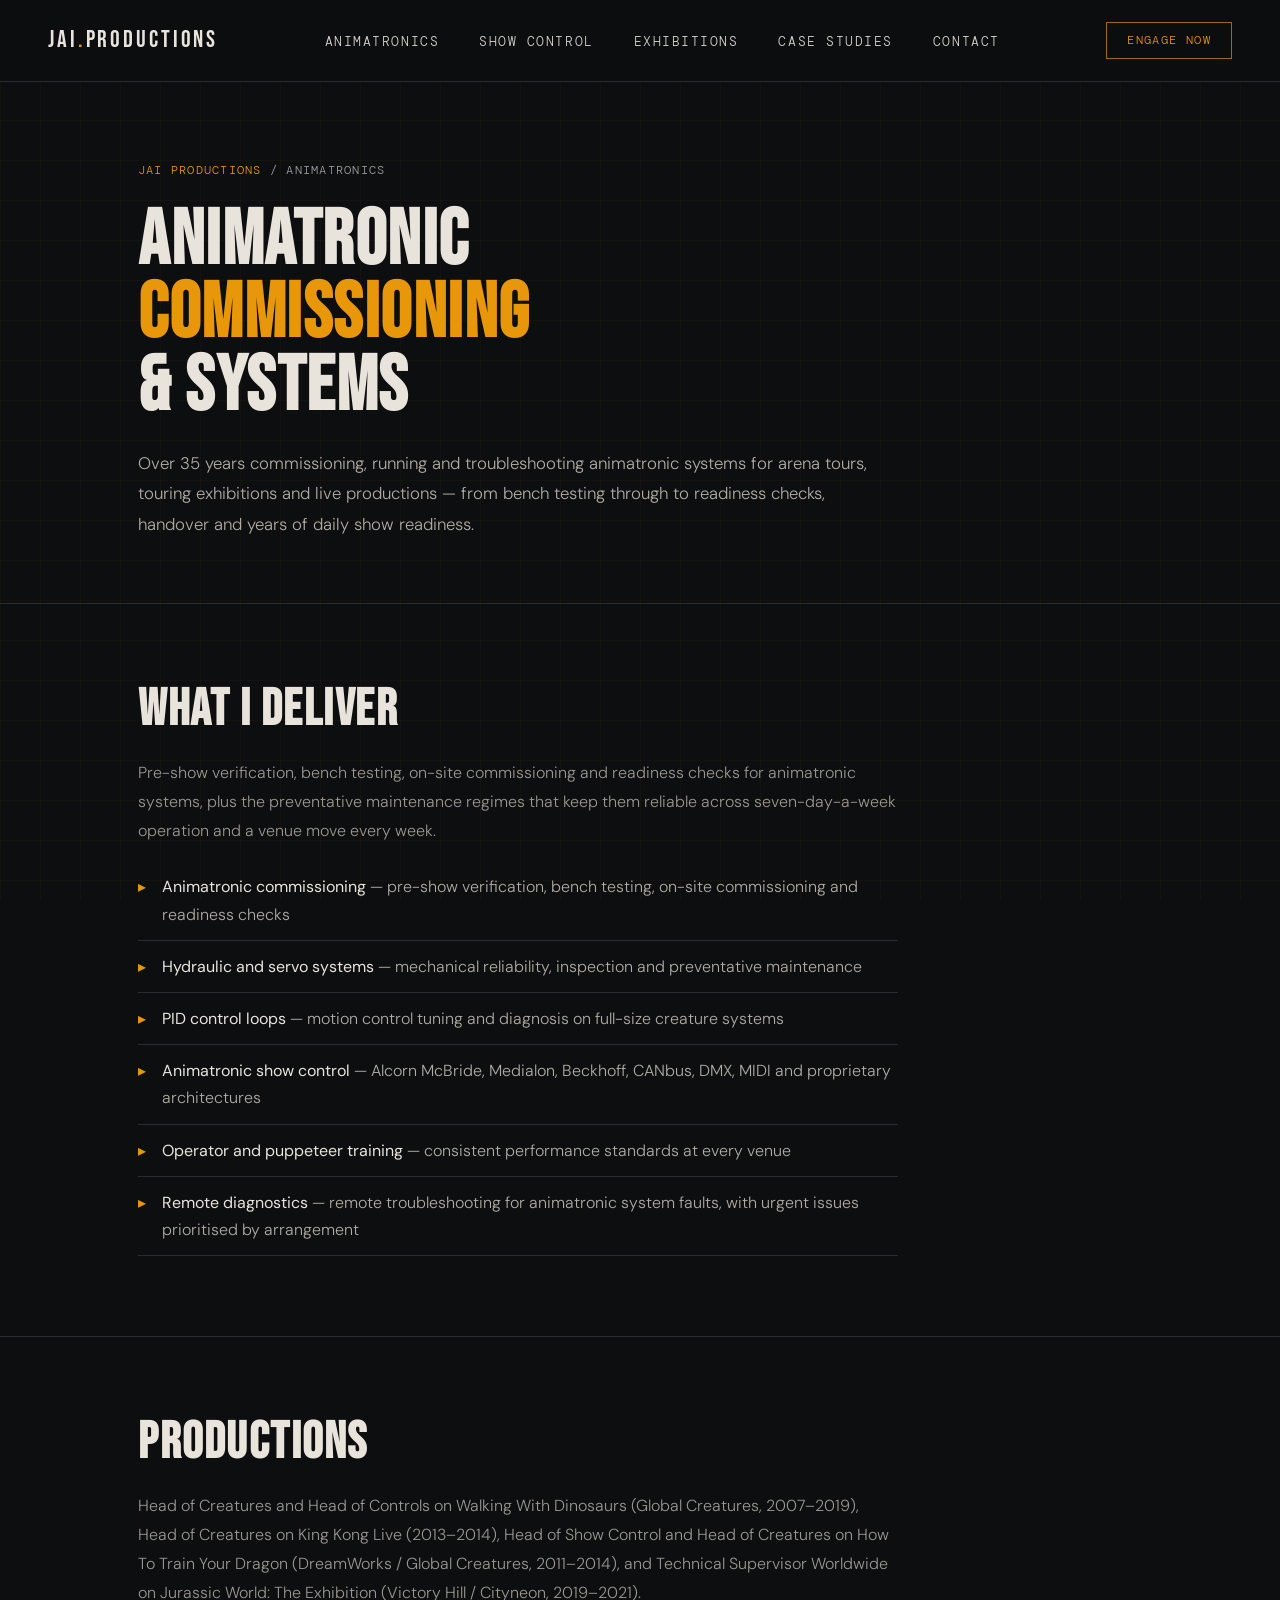
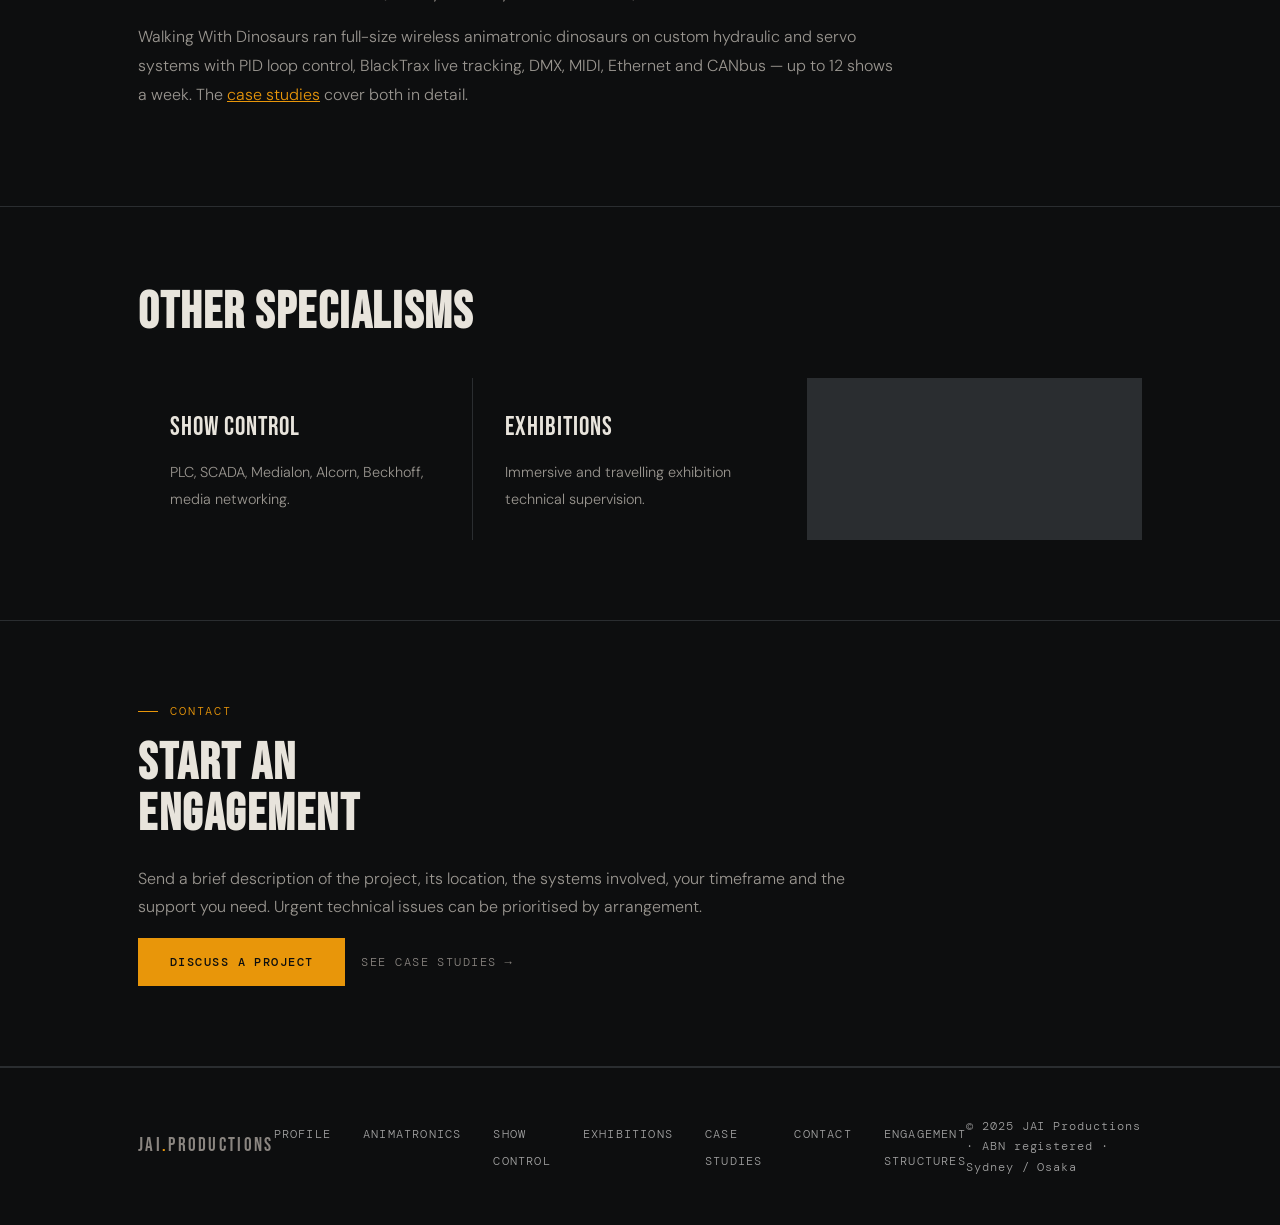
<file: animatronics/index.html>
<!DOCTYPE html>
<html lang="en">
<head>
<meta charset="UTF-8">
<meta name="viewport" content="width=device-width, initial-scale=1.0">
<title>Animatronics Commissioning Technician | Nigel Hodgson</title>
<meta name="description" content="Animatronic commissioning, hydraulic and servo systems, PID control loops and creature show control. Walking With Dinosaurs, Jurassic World, King Kong Live.">
<meta name="author" content="Nigel Hodgson">
<meta name="robots" content="index, follow">
<link rel="canonical" href="https://jaiproductions.com.au/animatronics/">
<meta property="og:type" content="website">
<meta property="og:url" content="https://jaiproductions.com.au/animatronics/">
<meta property="og:title" content="Animatronics Commissioning Technician | Nigel Hodgson">
<meta property="og:description" content="Animatronic commissioning, hydraulic and servo systems, PID control loops and creature show control. Walking With Dinosaurs, Jurassic World, King Kong Live.">
<meta property="og:site_name" content="JAI Productions">
<meta property="og:locale" content="en_AU">
<meta property="og:image" content="https://jaiproductions.com.au/og-image.png">
<meta property="og:image:width" content="1200">
<meta property="og:image:height" content="630">
<meta name="twitter:card" content="summary_large_image">
<meta name="twitter:title" content="Animatronics Commissioning Technician | Nigel Hodgson">
<meta name="twitter:description" content="Animatronic commissioning, hydraulic and servo systems, PID control loops and creature show control. Walking With Dinosaurs, Jurassic World, King Kong Live.">
<meta name="twitter:image" content="https://jaiproductions.com.au/og-image.png">
<meta name="geo.region" content="AU-NSW">
<meta name="geo.placename" content="Sydney, Australia">
<script type="application/ld+json">
{
 "@context": "https://schema.org",
 "@graph": [
  {
   "@type": "Service",
   "name": "Animatronic Commissioning",
   "description": "Animatronic commissioning, hydraulic and servo systems, PID control loops and creature show control. Walking With Dinosaurs, Jurassic World, King Kong Live.",
   "url": "https://jaiproductions.com.au/animatronics/",
   "provider": {
    "@id": "https://jaiproductions.com.au/#jai-productions"
   },
   "areaServed": [
    "Australia",
    "Japan",
    "Singapore",
    "United States",
    "United Kingdom",
    "Asia Pacific"
   ]
  },
  {
   "@type": "BreadcrumbList",
   "itemListElement": [
    {
     "@type": "ListItem",
     "position": 1,
     "name": "JAI Productions",
     "item": "https://jaiproductions.com.au/"
    },
    {
     "@type": "ListItem",
     "position": 2,
     "name": "Animatronic Commissioning",
     "item": "https://jaiproductions.com.au/animatronics/"
    }
   ]
  }
 ]
}
</script>
<link rel="preconnect" href="https://fonts.googleapis.com">
<link rel="preconnect" href="https://fonts.gstatic.com" crossorigin>
<link rel="stylesheet" href="https://fonts.googleapis.com/css2?family=DM+Mono:wght@300;400;500&family=Bebas+Neue&family=DM+Sans:wght@300;400;500&display=swap" media="print" onload="this.media='all'">
<noscript><link rel="stylesheet" href="https://fonts.googleapis.com/css2?family=DM+Mono:wght@300;400;500&family=Bebas+Neue&family=DM+Sans:wght@300;400;500&display=swap"></noscript>
<link rel="stylesheet" href="/styles.css">
</head>
<body>
<a class="skip-link" href="#main-content">Skip to main content</a>
<nav aria-label="Main navigation">
  <a href="/" class="nav-logo">JAI<span>.</span>PRODUCTIONS</a>
  <ul class="nav-links">
    <li><a href="/animatronics/">Animatronics</a></li>
    <li><a href="/show-control/">Show Control</a></li>
    <li><a href="/exhibitions/">Exhibitions</a></li>
    <li><a href="/#cases">Case Studies</a></li>
    <li><a href="/#booking">Contact</a></li>
  </ul>
  <a href="/#booking" class="nav-cta">Engage Now</a>
</nav>

<main id="main-content">
<section class="page-hero">
  <div class="container">
    <div class="crumbs"><a href="/">JAI Productions</a> / Animatronics</div>
    <h1>Animatronic <em>commissioning</em> &amp; systems</h1>
    <p class="page-lead">Over 35 years commissioning, running and troubleshooting animatronic systems for arena tours, touring exhibitions and live productions — from bench testing through to readiness checks, handover and years of daily show readiness.</p>
  </div>
</section>
<section class="page-section">
  <div class="container">
    <h2>What I deliver</h2>
    <p>Pre-show verification, bench testing, on-site commissioning and readiness checks for animatronic systems, plus the preventative maintenance regimes that keep them reliable across seven-day-a-week operation and a venue move every week.</p>
    <ul class="page-list">
      <li><strong>Animatronic commissioning</strong> — pre-show verification, bench testing, on-site commissioning and readiness checks</li>
      <li><strong>Hydraulic and servo systems</strong> — mechanical reliability, inspection and preventative maintenance</li>
      <li><strong>PID control loops</strong> — motion control tuning and diagnosis on full-size creature systems</li>
      <li><strong>Animatronic show control</strong> — Alcorn McBride, Medialon, Beckhoff, CANbus, DMX, MIDI and proprietary architectures</li>
      <li><strong>Operator and puppeteer training</strong> — consistent performance standards at every venue</li>
      <li><strong>Remote diagnostics</strong> — remote troubleshooting for animatronic system faults, with urgent issues prioritised by arrangement</li>
    </ul>
  </div>
</section>
<section class="page-section">
  <div class="container">
    <h2>Productions</h2>
    <p>Head of Creatures and Head of Controls on Walking With Dinosaurs (Global Creatures, 2007–2019), Head of Creatures on King Kong Live (2013–2014), Head of Show Control and Head of Creatures on How To Train Your Dragon (DreamWorks / Global Creatures, 2011–2014), and Technical Supervisor Worldwide on Jurassic World: The Exhibition (Victory Hill / Cityneon, 2019–2021).</p>
    <p>Walking With Dinosaurs ran full-size wireless animatronic dinosaurs on custom hydraulic and servo systems with PID loop control, BlackTrax live tracking, DMX, MIDI, Ethernet and CANbus — up to 12 shows a week. The <a href="/#cases" style="color:var(--amber);">case studies</a> cover both in detail.</p>
  </div>
</section>
<section class="page-section">
  <div class="container">
    <h2>Other specialisms</h2>
    <div class="spec-links"><a class="spec-link" href="/show-control/"><strong>Show Control</strong><span>PLC, SCADA, Medialon, Alcorn, Beckhoff, media networking.</span></a><a class="spec-link" href="/exhibitions/"><strong>Exhibitions</strong><span>Immersive and travelling exhibition technical supervision.</span></a></div>
  </div>
</section>
<section class="page-section">
  <div class="container">
    <div class="section-tag">Contact</div>
    <h2>Start an<br>engagement</h2>
    <p>Send a brief description of the project, its location, the systems involved, your timeframe and the support you need. Urgent technical issues can be prioritised by arrangement.</p>
    <div class="hero-ctas"><a href="/#booking" class="btn-primary">Discuss a project</a><a href="/#cases" class="btn-secondary">See case studies</a></div>
  </div>
</section>
</main>

<footer>
  <div class="container">
    <div class="footer-inner">
      <div class="footer-logo">JAI<span>.</span>PRODUCTIONS</div>
      <ul class="footer-links">
        <li><a href="/#about">Profile</a></li>
        <li><a href="/animatronics/">Animatronics</a></li>
        <li><a href="/show-control/">Show Control</a></li>
        <li><a href="/exhibitions/">Exhibitions</a></li>
        <li><a href="/#cases">Case Studies</a></li>
        <li><a href="/#booking">Contact</a></li>
        <li><a href="/rates/">Engagement structures</a></li>
      </ul>
      <div class="footer-copy">© 2025 JAI Productions · ABN registered · Sydney / Osaka</div>
    </div>
  </div>
</footer>

</body>
</html>
</file>
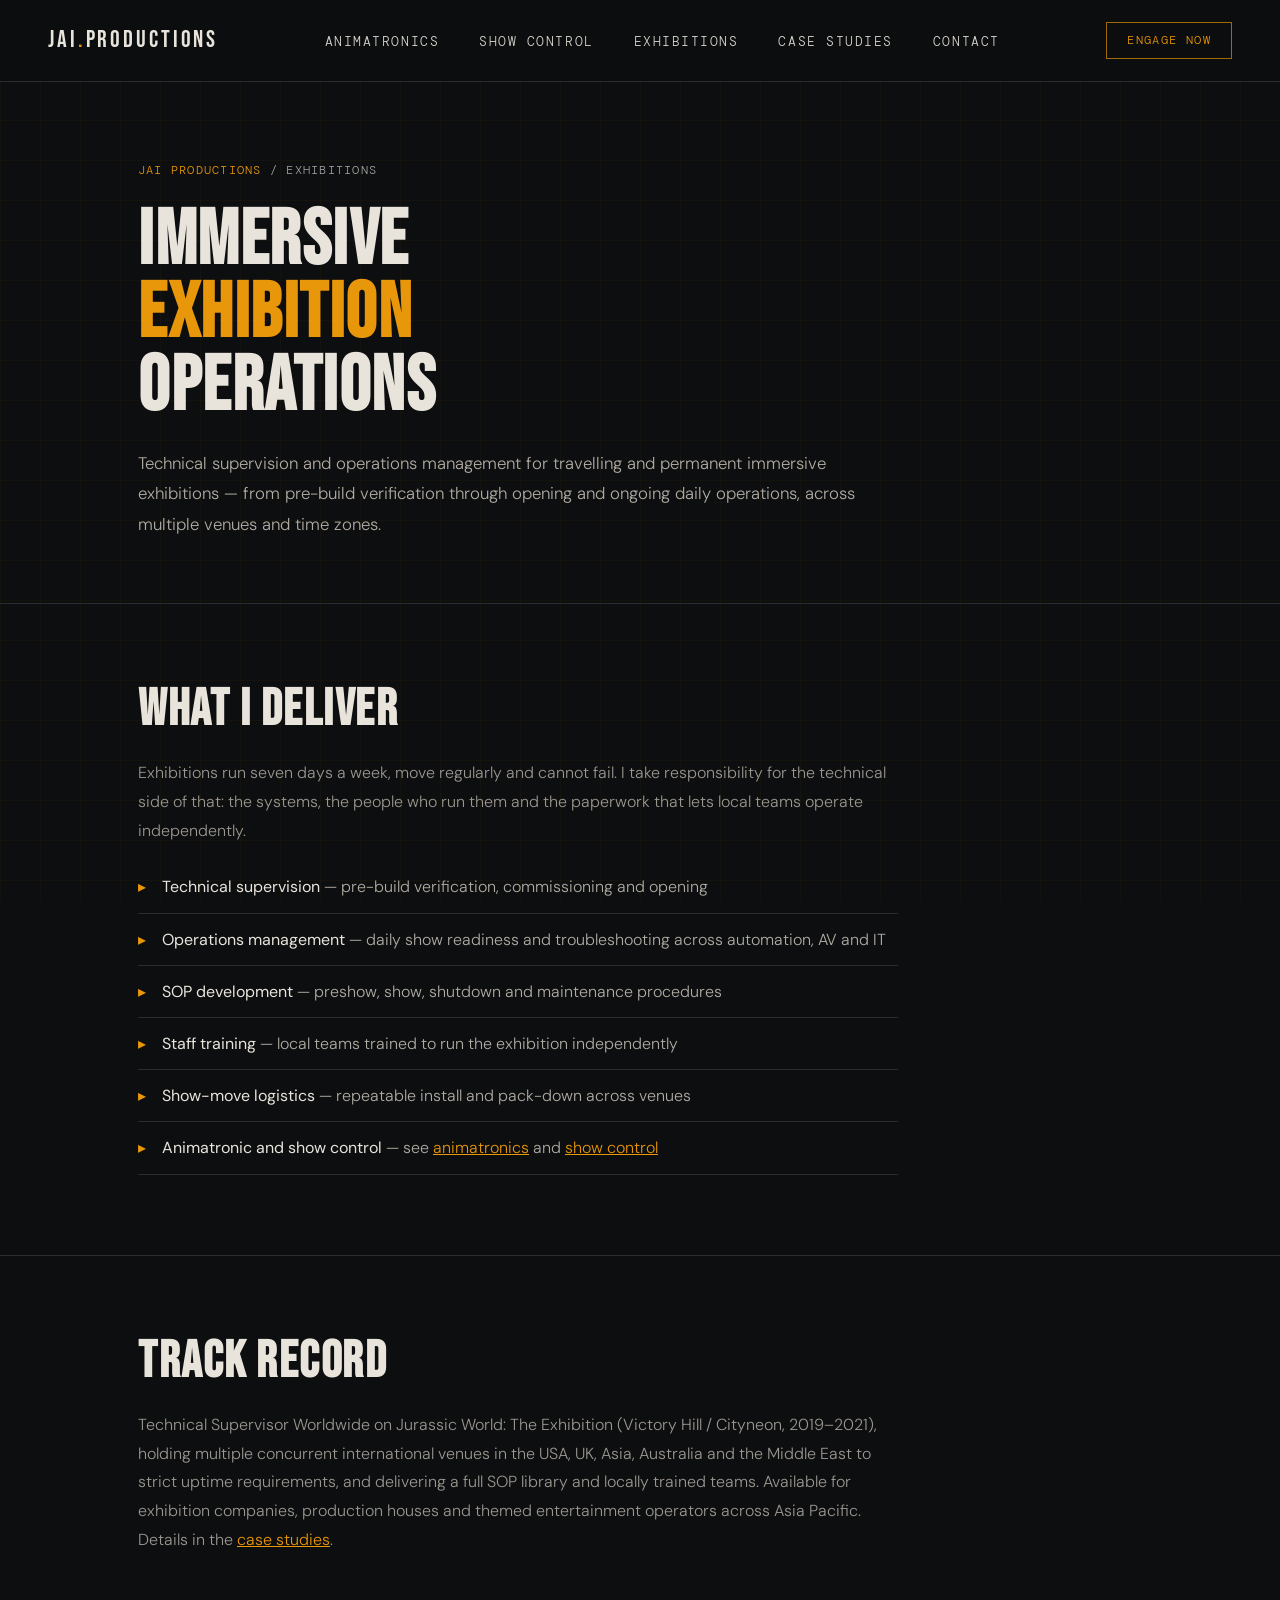
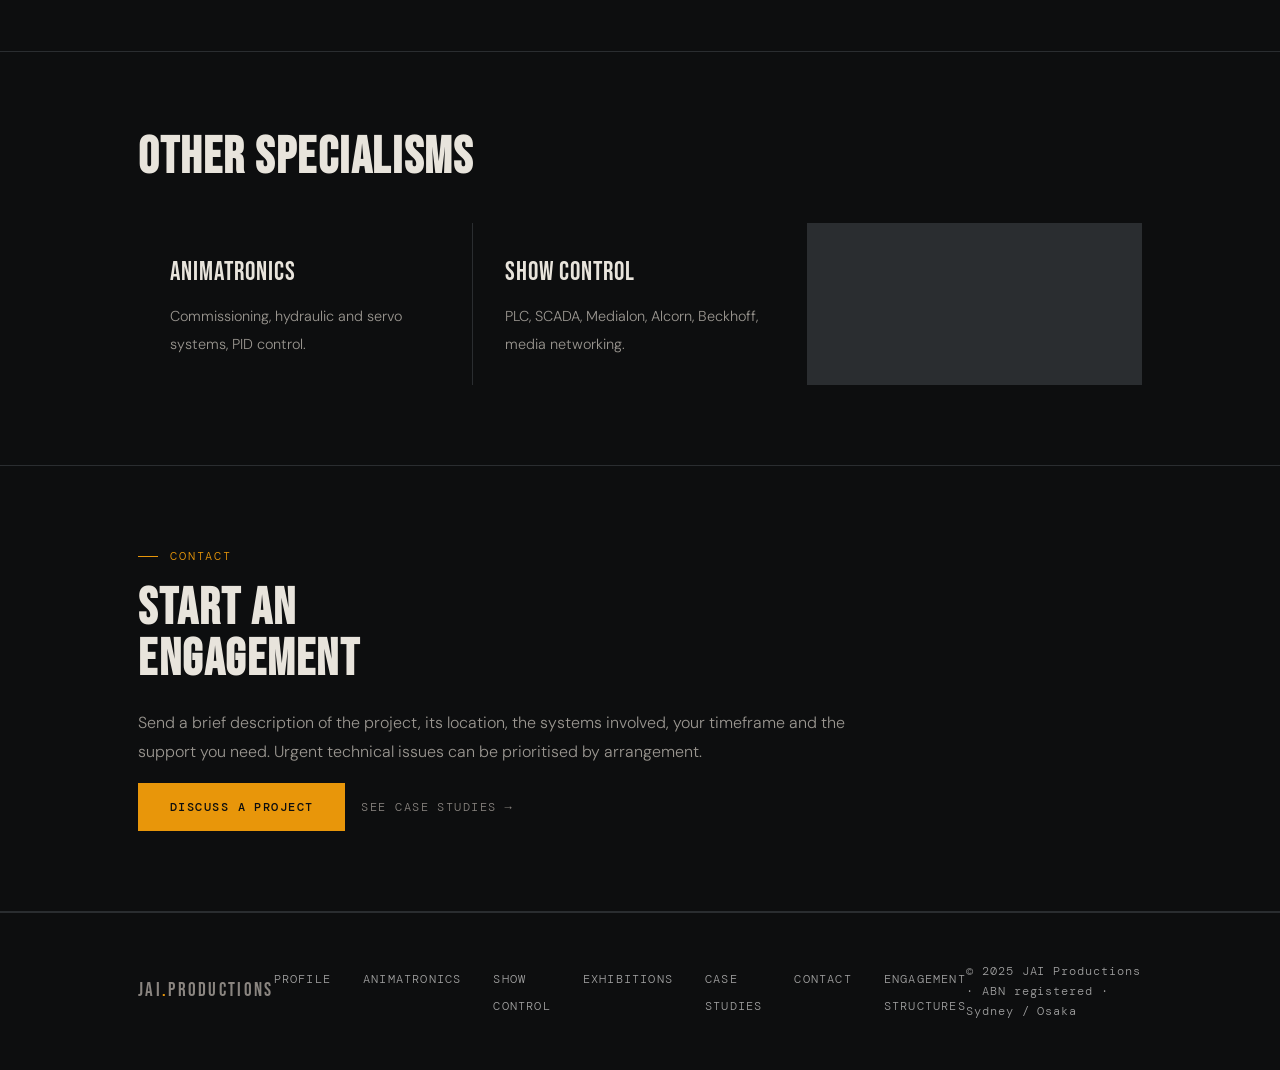
<file: exhibitions/index.html>
<!DOCTYPE html>
<html lang="en">
<head>
<meta charset="UTF-8">
<meta name="viewport" content="width=device-width, initial-scale=1.0">
<title>Immersive Exhibition Technical Supervisor | Nigel Hodgson</title>
<meta name="description" content="Technical supervision and operations management for immersive and travelling exhibitions: commissioning, SOPs, staff training and show-move logistics.">
<meta name="author" content="Nigel Hodgson">
<meta name="robots" content="index, follow">
<link rel="canonical" href="https://jaiproductions.com.au/exhibitions/">
<meta property="og:type" content="website">
<meta property="og:url" content="https://jaiproductions.com.au/exhibitions/">
<meta property="og:title" content="Immersive Exhibition Technical Supervisor | Nigel Hodgson">
<meta property="og:description" content="Technical supervision and operations management for immersive and travelling exhibitions: commissioning, SOPs, staff training and show-move logistics.">
<meta property="og:site_name" content="JAI Productions">
<meta property="og:locale" content="en_AU">
<meta property="og:image" content="https://jaiproductions.com.au/og-image.png">
<meta property="og:image:width" content="1200">
<meta property="og:image:height" content="630">
<meta name="twitter:card" content="summary_large_image">
<meta name="twitter:title" content="Immersive Exhibition Technical Supervisor | Nigel Hodgson">
<meta name="twitter:description" content="Technical supervision and operations management for immersive and travelling exhibitions: commissioning, SOPs, staff training and show-move logistics.">
<meta name="twitter:image" content="https://jaiproductions.com.au/og-image.png">
<meta name="geo.region" content="AU-NSW">
<meta name="geo.placename" content="Sydney, Australia">
<script type="application/ld+json">
{
 "@context": "https://schema.org",
 "@graph": [
  {
   "@type": "Service",
   "name": "Immersive Exhibition Technical Supervision",
   "description": "Technical supervision and operations management for immersive and travelling exhibitions: commissioning, SOPs, staff training and show-move logistics.",
   "url": "https://jaiproductions.com.au/exhibitions/",
   "provider": {
    "@id": "https://jaiproductions.com.au/#jai-productions"
   },
   "areaServed": [
    "Australia",
    "Japan",
    "Singapore",
    "United States",
    "United Kingdom",
    "Asia Pacific"
   ]
  },
  {
   "@type": "BreadcrumbList",
   "itemListElement": [
    {
     "@type": "ListItem",
     "position": 1,
     "name": "JAI Productions",
     "item": "https://jaiproductions.com.au/"
    },
    {
     "@type": "ListItem",
     "position": 2,
     "name": "Immersive Exhibition Technical Supervision",
     "item": "https://jaiproductions.com.au/exhibitions/"
    }
   ]
  }
 ]
}
</script>
<link rel="preconnect" href="https://fonts.googleapis.com">
<link rel="preconnect" href="https://fonts.gstatic.com" crossorigin>
<link rel="stylesheet" href="https://fonts.googleapis.com/css2?family=DM+Mono:wght@300;400;500&family=Bebas+Neue&family=DM+Sans:wght@300;400;500&display=swap" media="print" onload="this.media='all'">
<noscript><link rel="stylesheet" href="https://fonts.googleapis.com/css2?family=DM+Mono:wght@300;400;500&family=Bebas+Neue&family=DM+Sans:wght@300;400;500&display=swap"></noscript>
<link rel="stylesheet" href="/styles.css">
</head>
<body>
<a class="skip-link" href="#main-content">Skip to main content</a>
<nav aria-label="Main navigation">
  <a href="/" class="nav-logo">JAI<span>.</span>PRODUCTIONS</a>
  <ul class="nav-links">
    <li><a href="/animatronics/">Animatronics</a></li>
    <li><a href="/show-control/">Show Control</a></li>
    <li><a href="/exhibitions/">Exhibitions</a></li>
    <li><a href="/#cases">Case Studies</a></li>
    <li><a href="/#booking">Contact</a></li>
  </ul>
  <a href="/#booking" class="nav-cta">Engage Now</a>
</nav>

<main id="main-content">
<section class="page-hero">
  <div class="container">
    <div class="crumbs"><a href="/">JAI Productions</a> / Exhibitions</div>
    <h1>Immersive <em>exhibition</em> operations</h1>
    <p class="page-lead">Technical supervision and operations management for travelling and permanent immersive exhibitions — from pre-build verification through opening and ongoing daily operations, across multiple venues and time zones.</p>
  </div>
</section>
<section class="page-section">
  <div class="container">
    <h2>What I deliver</h2>
    <p>Exhibitions run seven days a week, move regularly and cannot fail. I take responsibility for the technical side of that: the systems, the people who run them and the paperwork that lets local teams operate independently.</p>
    <ul class="page-list">
      <li><strong>Technical supervision</strong> — pre-build verification, commissioning and opening</li>
      <li><strong>Operations management</strong> — daily show readiness and troubleshooting across automation, AV and IT</li>
      <li><strong>SOP development</strong> — preshow, show, shutdown and maintenance procedures</li>
      <li><strong>Staff training</strong> — local teams trained to run the exhibition independently</li>
      <li><strong>Show-move logistics</strong> — repeatable install and pack-down across venues</li>
      <li><strong>Animatronic and show control</strong> — see <a href="/animatronics/" style="color:var(--amber);">animatronics</a> and <a href="/show-control/" style="color:var(--amber);">show control</a></li>
    </ul>
  </div>
</section>
<section class="page-section">
  <div class="container">
    <h2>Track record</h2>
    <p>Technical Supervisor Worldwide on Jurassic World: The Exhibition (Victory Hill / Cityneon, 2019–2021), holding multiple concurrent international venues in the USA, UK, Asia, Australia and the Middle East to strict uptime requirements, and delivering a full SOP library and locally trained teams. Available for exhibition companies, production houses and themed entertainment operators across Asia Pacific. Details in the <a href="/#cases" style="color:var(--amber);">case studies</a>.</p>
  </div>
</section>
<section class="page-section">
  <div class="container">
    <h2>Other specialisms</h2>
    <div class="spec-links"><a class="spec-link" href="/animatronics/"><strong>Animatronics</strong><span>Commissioning, hydraulic and servo systems, PID control.</span></a><a class="spec-link" href="/show-control/"><strong>Show Control</strong><span>PLC, SCADA, Medialon, Alcorn, Beckhoff, media networking.</span></a></div>
  </div>
</section>
<section class="page-section">
  <div class="container">
    <div class="section-tag">Contact</div>
    <h2>Start an<br>engagement</h2>
    <p>Send a brief description of the project, its location, the systems involved, your timeframe and the support you need. Urgent technical issues can be prioritised by arrangement.</p>
    <div class="hero-ctas"><a href="/#booking" class="btn-primary">Discuss a project</a><a href="/#cases" class="btn-secondary">See case studies</a></div>
  </div>
</section>
</main>

<footer>
  <div class="container">
    <div class="footer-inner">
      <div class="footer-logo">JAI<span>.</span>PRODUCTIONS</div>
      <ul class="footer-links">
        <li><a href="/#about">Profile</a></li>
        <li><a href="/animatronics/">Animatronics</a></li>
        <li><a href="/show-control/">Show Control</a></li>
        <li><a href="/exhibitions/">Exhibitions</a></li>
        <li><a href="/#cases">Case Studies</a></li>
        <li><a href="/#booking">Contact</a></li>
        <li><a href="/rates/">Engagement structures</a></li>
      </ul>
      <div class="footer-copy">© 2025 JAI Productions · ABN registered · Sydney / Osaka</div>
    </div>
  </div>
</footer>

</body>
</html>
</file>
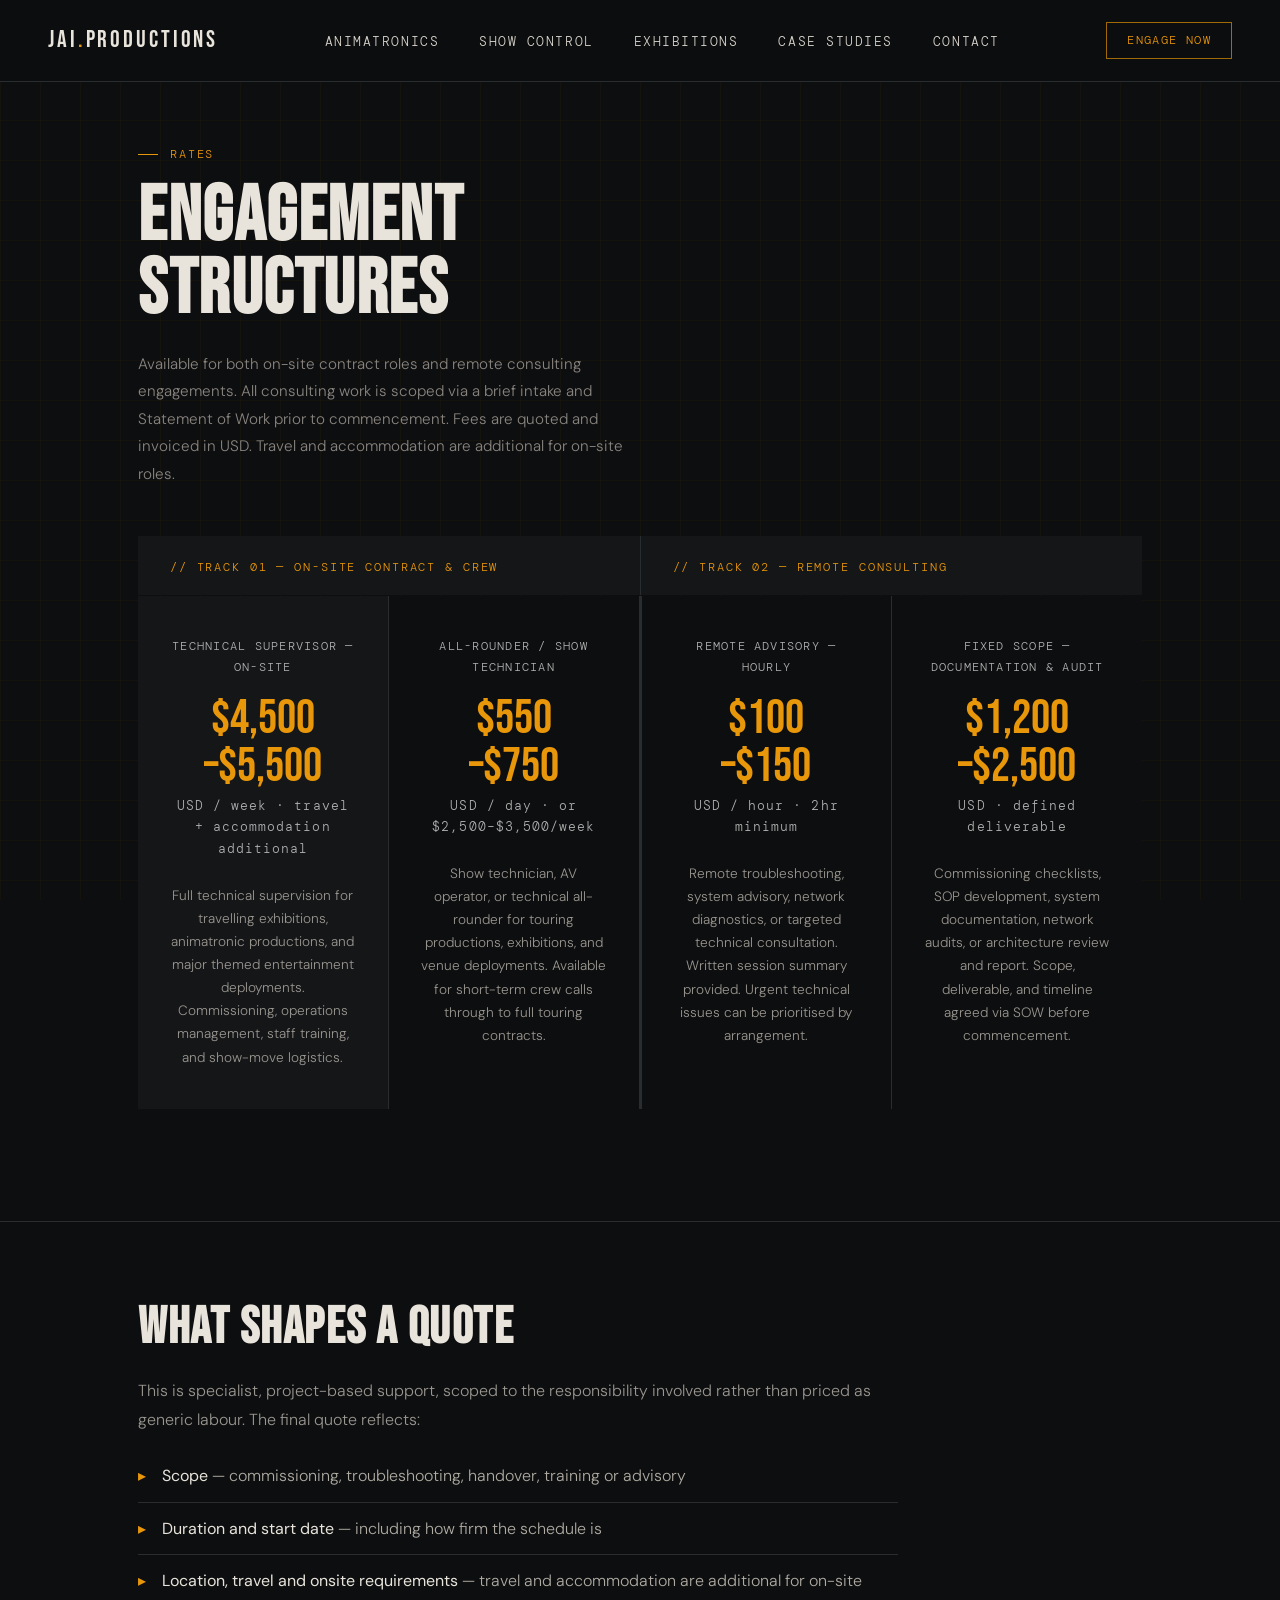
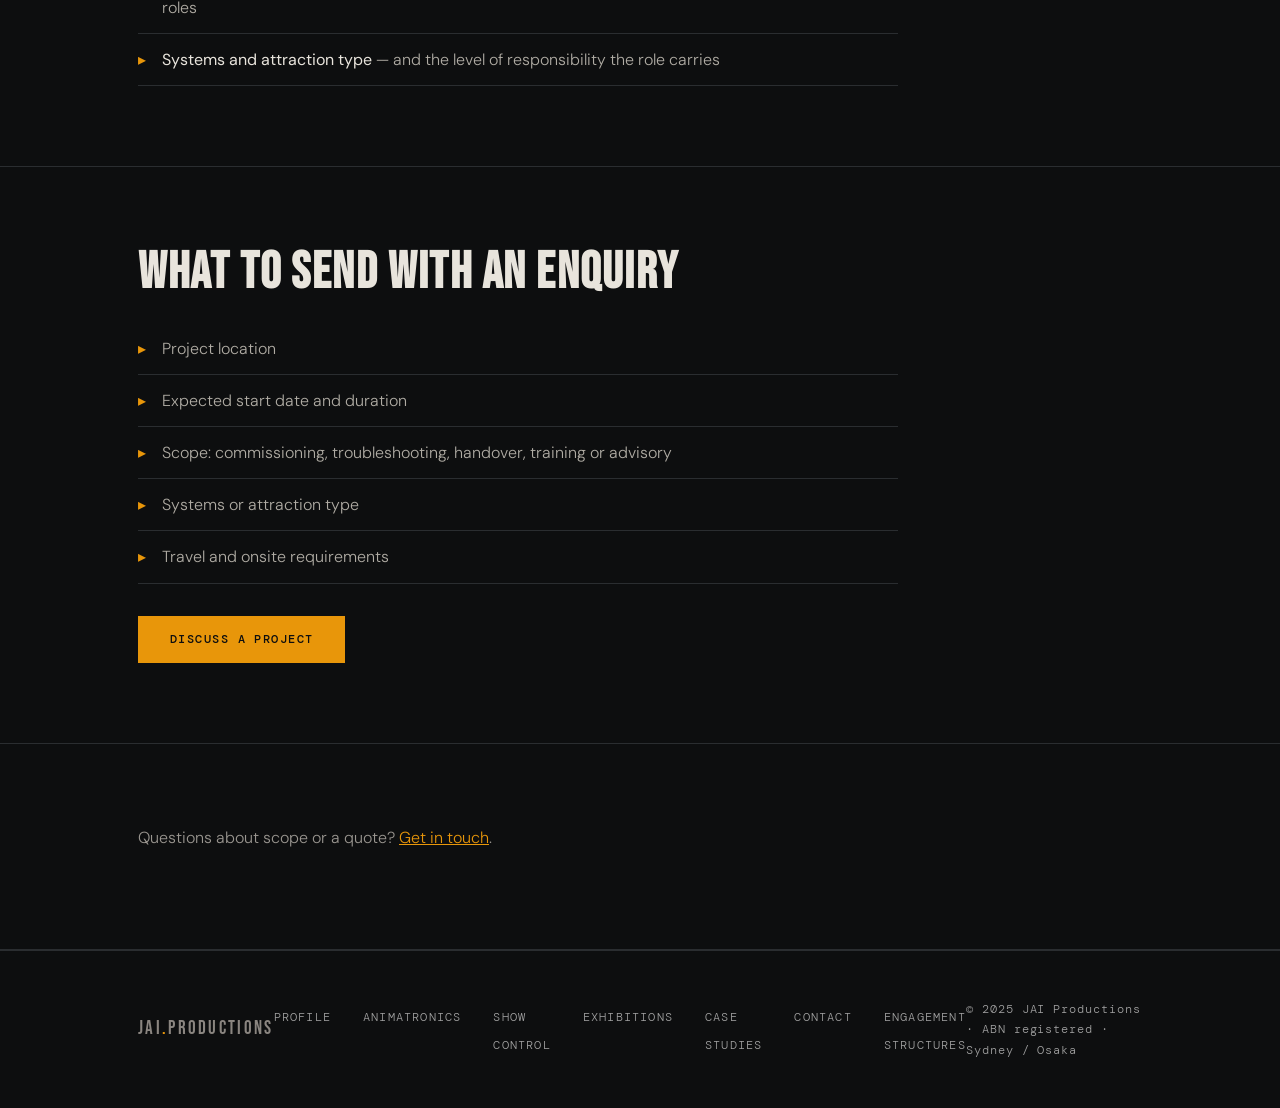
<file: rates/index.html>
<!DOCTYPE html>
<html lang="en">
<head>
<meta charset="UTF-8">
<meta name="viewport" content="width=device-width, initial-scale=1.0">
<title>Engagement Structures | JAI Productions</title>
<meta name="description" content="Engagement structures for on-site contract and remote consulting work with JAI Productions.">
<meta name="author" content="Nigel Hodgson">
<meta name="robots" content="noindex, follow">
<link rel="canonical" href="https://jaiproductions.com.au/rates/">
<meta property="og:type" content="website">
<meta property="og:url" content="https://jaiproductions.com.au/rates/">
<meta property="og:title" content="Engagement Structures | JAI Productions">
<meta property="og:description" content="Engagement structures for on-site contract and remote consulting work with JAI Productions.">
<meta property="og:site_name" content="JAI Productions">
<meta property="og:locale" content="en_AU">
<meta property="og:image" content="https://jaiproductions.com.au/og-image.png">
<meta property="og:image:width" content="1200">
<meta property="og:image:height" content="630">
<meta name="twitter:card" content="summary_large_image">
<meta name="twitter:title" content="Engagement Structures | JAI Productions">
<meta name="twitter:description" content="Engagement structures for on-site contract and remote consulting work with JAI Productions.">
<meta name="twitter:image" content="https://jaiproductions.com.au/og-image.png">
<meta name="geo.region" content="AU-NSW">
<meta name="geo.placename" content="Sydney, Australia">
<link rel="preconnect" href="https://fonts.googleapis.com">
<link rel="preconnect" href="https://fonts.gstatic.com" crossorigin>
<link rel="stylesheet" href="https://fonts.googleapis.com/css2?family=DM+Mono:wght@300;400;500&family=Bebas+Neue&family=DM+Sans:wght@300;400;500&display=swap" media="print" onload="this.media='all'">
<noscript><link rel="stylesheet" href="https://fonts.googleapis.com/css2?family=DM+Mono:wght@300;400;500&family=Bebas+Neue&family=DM+Sans:wght@300;400;500&display=swap"></noscript>
<link rel="stylesheet" href="/styles.css">
</head>
<body>
<a class="skip-link" href="#main-content">Skip to main content</a>
<nav aria-label="Main navigation">
  <a href="/" class="nav-logo">JAI<span>.</span>PRODUCTIONS</a>
  <ul class="nav-links">
    <li><a href="/animatronics/">Animatronics</a></li>
    <li><a href="/show-control/">Show Control</a></li>
    <li><a href="/exhibitions/">Exhibitions</a></li>
    <li><a href="/#cases">Case Studies</a></li>
    <li><a href="/#booking">Contact</a></li>
  </ul>
  <a href="/#booking" class="nav-cta">Engage Now</a>
</nav>
<main id="main-content">
<section id="rates" style="padding-top:9rem;" aria-label="Rates and pricing">
  <div class="container">
    <div class="section-tag">Rates</div>
    <h1>Engagement<br>structures</h1>
    <p style="color: var(--text-dim); max-width:520px; margin-top:0.75rem; font-size:0.95rem; line-height:1.8;">
      Available for both on-site contract roles and remote consulting engagements. All consulting work is scoped via a brief intake and Statement of Work prior to commencement. Fees are quoted and invoiced in USD. Travel and accommodation are additional for on-site roles.
    </p>

    <div class="rates-tracks" style="display:grid; grid-template-columns:1fr 1fr; gap:1px; background:var(--border); margin-top:3rem; margin-bottom:1px;">
      <div style="background:var(--bg2); padding:1rem 2rem;">
        <span style="font-family:'DM Mono',monospace; font-size:0.78rem; letter-spacing:0.15em; text-transform:uppercase; color:var(--amber);">// Track 01 — On-Site Contract &amp; Crew</span>
      </div>
      <div style="background:var(--bg2); padding:1rem 2rem;">
        <span style="font-family:'DM Mono',monospace; font-size:0.78rem; letter-spacing:0.15em; text-transform:uppercase; color:var(--amber);">// Track 02 — Remote Consulting</span>
      </div>
    </div>

    <div class="rates-grid" style="grid-template-columns: repeat(2,1fr) 1px repeat(2,1fr); margin-top:0;">

      <div class="rate-card featured">
        <div class="rate-label">Technical Supervisor — On-Site</div>
        <div class="rate-value">$4,500<br>–$5,500</div>
        <div class="rate-unit">USD / week · travel + accommodation additional</div>
        <p class="rate-desc">
          Full technical supervision for travelling exhibitions, animatronic productions, and major themed entertainment deployments. Commissioning, operations management, staff training, and show-move logistics.
        </p>
      </div>

      <div class="rate-card">
        <div class="rate-label">All-Rounder / Show Technician</div>
        <div class="rate-value">$550<br>–$750</div>
        <div class="rate-unit">USD / day · or $2,500–$3,500/week</div>
        <p class="rate-desc">
          Show technician, AV operator, or technical all-rounder for touring productions, exhibitions, and venue deployments. Available for short-term crew calls through to full touring contracts.
        </p>
      </div>

      <div class="rates-divider" style="background:var(--border); width:1px;"></div>

      <div class="rate-card">
        <div class="rate-label">Remote Advisory — Hourly</div>
        <div class="rate-value">$100<br>–$150</div>
        <div class="rate-unit">USD / hour · 2hr minimum</div>
        <p class="rate-desc">
          Remote troubleshooting, system advisory, network diagnostics, or targeted technical consultation. Written session summary provided. Urgent technical issues can be prioritised by arrangement.
        </p>
      </div>

      <div class="rate-card">
        <div class="rate-label">Fixed Scope — Documentation &amp; Audit</div>
        <div class="rate-value">$1,200<br>–$2,500</div>
        <div class="rate-unit">USD · defined deliverable</div>
        <p class="rate-desc">
          Commissioning checklists, SOP development, system documentation, network audits, or architecture review and report. Scope, deliverable, and timeline agreed via SOW before commencement.
        </p>
      </div>

    </div>
  </div>
</section>
<section class="page-section">
  <div class="container">
    <h2>What shapes a quote</h2>
    <p>This is specialist, project-based support, scoped to the responsibility involved rather than priced as generic labour. The final quote reflects:</p>
    <ul class="page-list">
      <li><strong>Scope</strong> — commissioning, troubleshooting, handover, training or advisory</li>
      <li><strong>Duration and start date</strong> — including how firm the schedule is</li>
      <li><strong>Location, travel and onsite requirements</strong> — travel and accommodation are additional for on-site roles</li>
      <li><strong>Systems and attraction type</strong> — and the level of responsibility the role carries</li>
    </ul>
  </div>
</section>
<section class="page-section">
  <div class="container">
    <h2>What to send with an enquiry</h2>
    <ul class="page-list">
      <li>Project location</li>
      <li>Expected start date and duration</li>
      <li>Scope: commissioning, troubleshooting, handover, training or advisory</li>
      <li>Systems or attraction type</li>
      <li>Travel and onsite requirements</li>
    </ul>
    <div class="hero-ctas" style="margin-top:2rem;"><a href="/#booking" class="btn-primary">Discuss a project</a></div>
  </div>
</section>
<section class="page-section"><div class="container"><p>Questions about scope or a quote? <a href="/#booking" style="color:var(--amber);">Get in touch</a>.</p></div></section>
</main>

<footer>
  <div class="container">
    <div class="footer-inner">
      <div class="footer-logo">JAI<span>.</span>PRODUCTIONS</div>
      <ul class="footer-links">
        <li><a href="/#about">Profile</a></li>
        <li><a href="/animatronics/">Animatronics</a></li>
        <li><a href="/show-control/">Show Control</a></li>
        <li><a href="/exhibitions/">Exhibitions</a></li>
        <li><a href="/#cases">Case Studies</a></li>
        <li><a href="/#booking">Contact</a></li>
        <li><a href="/rates/">Engagement structures</a></li>
      </ul>
      <div class="footer-copy">© 2025 JAI Productions · ABN registered · Sydney / Osaka</div>
    </div>
  </div>
</footer>

</body>
</html>
</file>
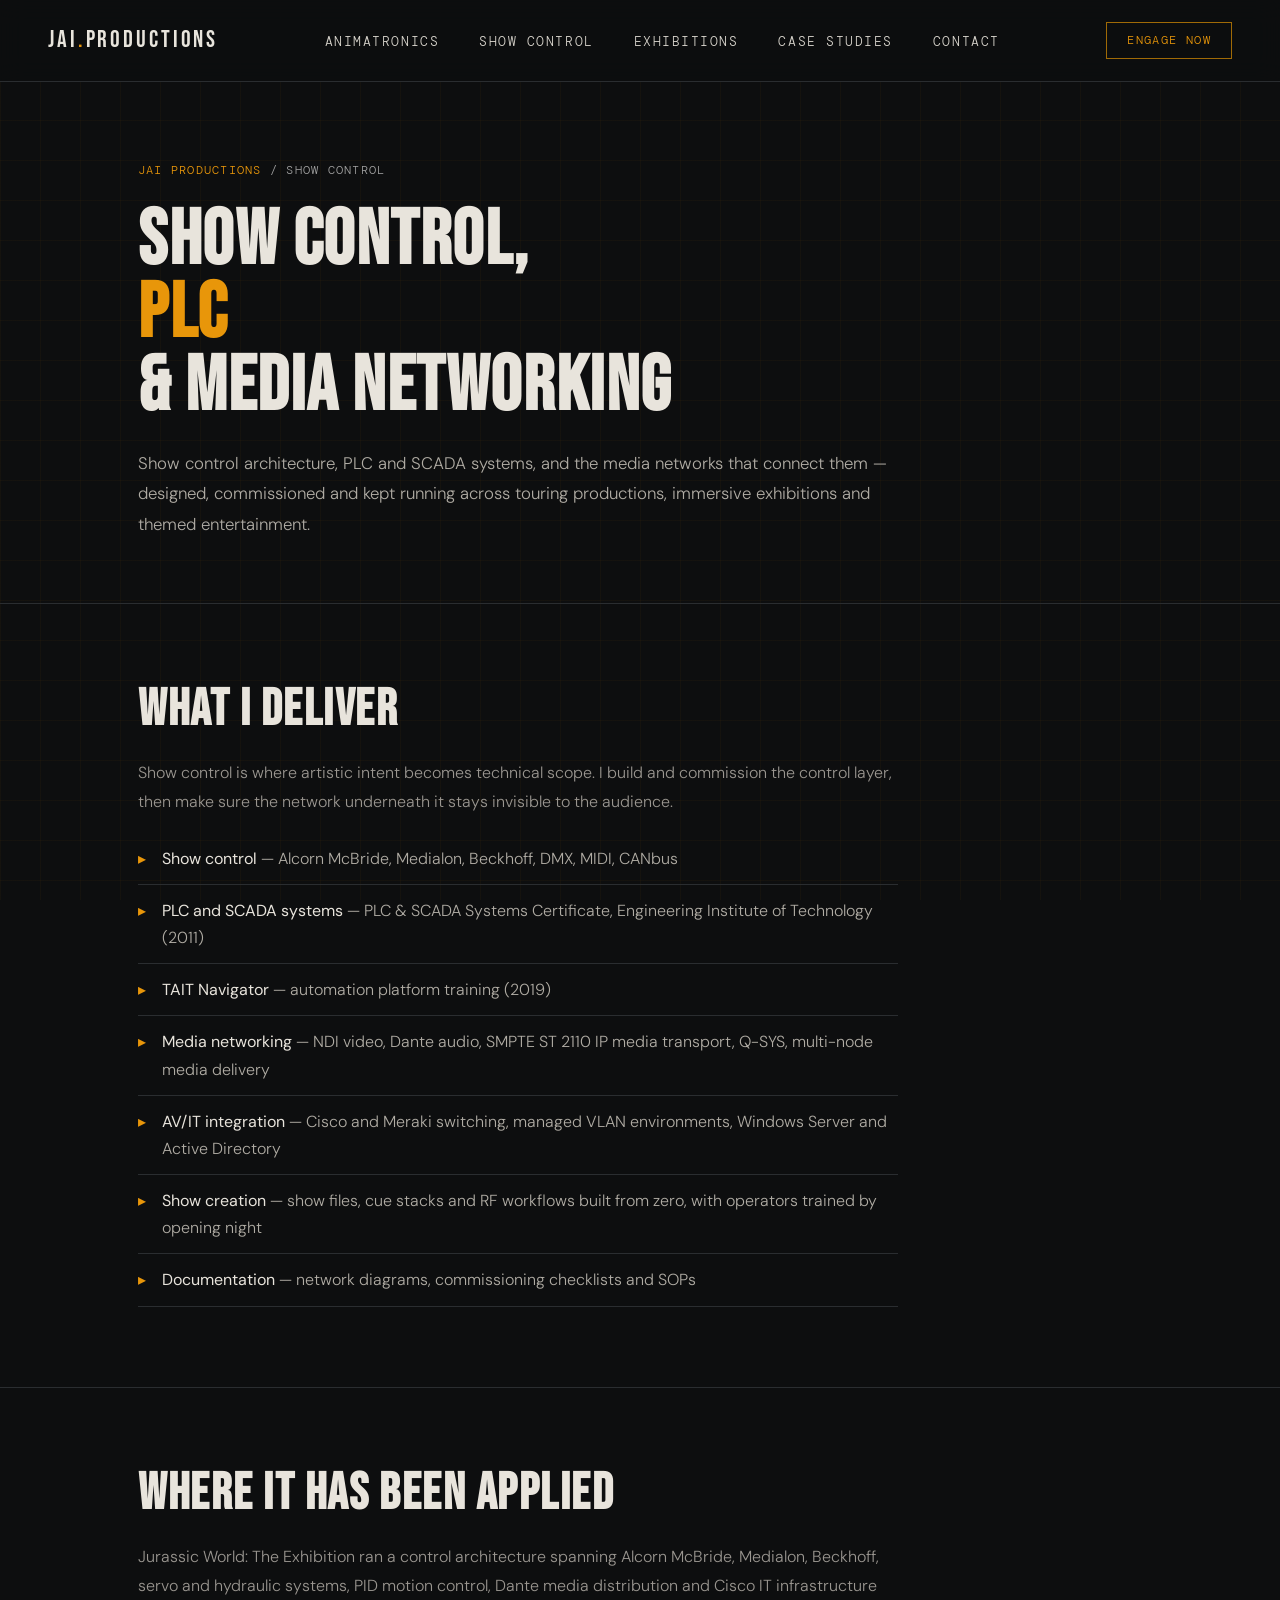
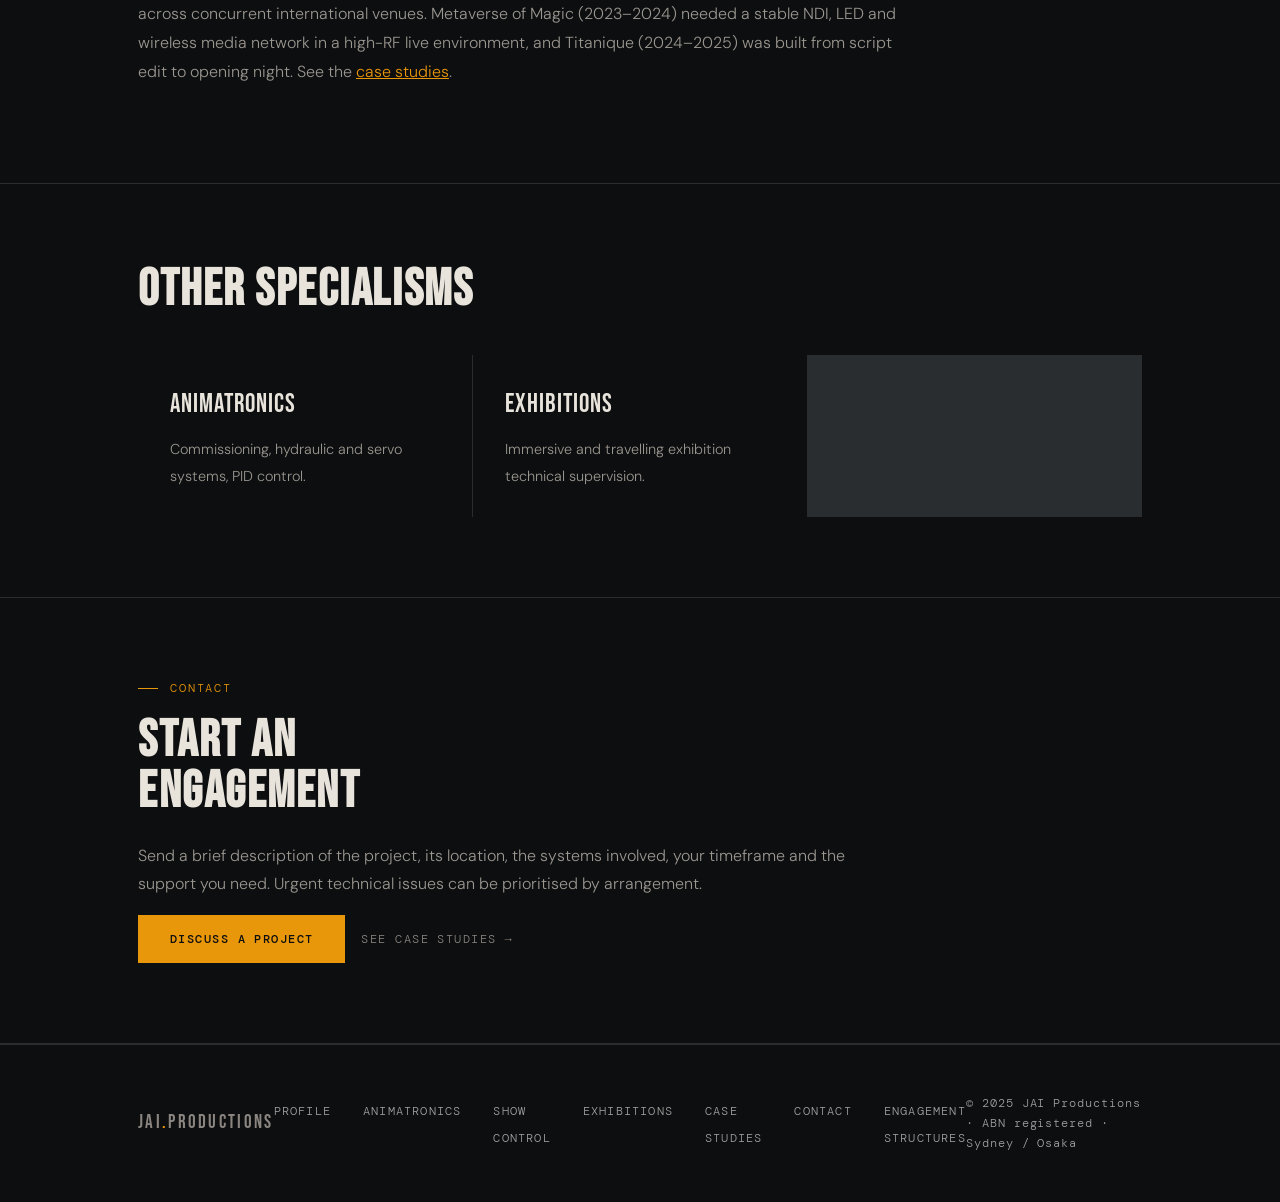
<file: show-control/index.html>
<!DOCTYPE html>
<html lang="en">
<head>
<meta charset="UTF-8">
<meta name="viewport" content="width=device-width, initial-scale=1.0">
<title>Show Control & PLC Technician | Nigel Hodgson</title>
<meta name="description" content="Show control, PLC and SCADA, Medialon, Alcorn McBride and Beckhoff systems. Media networking and AV/IT integration for exhibitions and live shows.">
<meta name="author" content="Nigel Hodgson">
<meta name="robots" content="index, follow">
<link rel="canonical" href="https://jaiproductions.com.au/show-control/">
<meta property="og:type" content="website">
<meta property="og:url" content="https://jaiproductions.com.au/show-control/">
<meta property="og:title" content="Show Control & PLC Technician | Nigel Hodgson">
<meta property="og:description" content="Show control, PLC and SCADA, Medialon, Alcorn McBride and Beckhoff systems. Media networking and AV/IT integration for exhibitions and live shows.">
<meta property="og:site_name" content="JAI Productions">
<meta property="og:locale" content="en_AU">
<meta property="og:image" content="https://jaiproductions.com.au/og-image.png">
<meta property="og:image:width" content="1200">
<meta property="og:image:height" content="630">
<meta name="twitter:card" content="summary_large_image">
<meta name="twitter:title" content="Show Control & PLC Technician | Nigel Hodgson">
<meta name="twitter:description" content="Show control, PLC and SCADA, Medialon, Alcorn McBride and Beckhoff systems. Media networking and AV/IT integration for exhibitions and live shows.">
<meta name="twitter:image" content="https://jaiproductions.com.au/og-image.png">
<meta name="geo.region" content="AU-NSW">
<meta name="geo.placename" content="Sydney, Australia">
<script type="application/ld+json">
{
 "@context": "https://schema.org",
 "@graph": [
  {
   "@type": "Service",
   "name": "Show Control and Media Networking",
   "description": "Show control, PLC and SCADA, Medialon, Alcorn McBride and Beckhoff systems. Media networking and AV/IT integration for exhibitions and live shows.",
   "url": "https://jaiproductions.com.au/show-control/",
   "provider": {
    "@id": "https://jaiproductions.com.au/#jai-productions"
   },
   "areaServed": [
    "Australia",
    "Japan",
    "Singapore",
    "United States",
    "United Kingdom",
    "Asia Pacific"
   ]
  },
  {
   "@type": "BreadcrumbList",
   "itemListElement": [
    {
     "@type": "ListItem",
     "position": 1,
     "name": "JAI Productions",
     "item": "https://jaiproductions.com.au/"
    },
    {
     "@type": "ListItem",
     "position": 2,
     "name": "Show Control and Media Networking",
     "item": "https://jaiproductions.com.au/show-control/"
    }
   ]
  }
 ]
}
</script>
<link rel="preconnect" href="https://fonts.googleapis.com">
<link rel="preconnect" href="https://fonts.gstatic.com" crossorigin>
<link rel="stylesheet" href="https://fonts.googleapis.com/css2?family=DM+Mono:wght@300;400;500&family=Bebas+Neue&family=DM+Sans:wght@300;400;500&display=swap" media="print" onload="this.media='all'">
<noscript><link rel="stylesheet" href="https://fonts.googleapis.com/css2?family=DM+Mono:wght@300;400;500&family=Bebas+Neue&family=DM+Sans:wght@300;400;500&display=swap"></noscript>
<link rel="stylesheet" href="/styles.css">
</head>
<body>
<a class="skip-link" href="#main-content">Skip to main content</a>
<nav aria-label="Main navigation">
  <a href="/" class="nav-logo">JAI<span>.</span>PRODUCTIONS</a>
  <ul class="nav-links">
    <li><a href="/animatronics/">Animatronics</a></li>
    <li><a href="/show-control/">Show Control</a></li>
    <li><a href="/exhibitions/">Exhibitions</a></li>
    <li><a href="/#cases">Case Studies</a></li>
    <li><a href="/#booking">Contact</a></li>
  </ul>
  <a href="/#booking" class="nav-cta">Engage Now</a>
</nav>

<main id="main-content">
<section class="page-hero">
  <div class="container">
    <div class="crumbs"><a href="/">JAI Productions</a> / Show Control</div>
    <h1>Show control, <em>PLC</em> &amp; media networking</h1>
    <p class="page-lead">Show control architecture, PLC and SCADA systems, and the media networks that connect them — designed, commissioned and kept running across touring productions, immersive exhibitions and themed entertainment.</p>
  </div>
</section>
<section class="page-section">
  <div class="container">
    <h2>What I deliver</h2>
    <p>Show control is where artistic intent becomes technical scope. I build and commission the control layer, then make sure the network underneath it stays invisible to the audience.</p>
    <ul class="page-list">
      <li><strong>Show control</strong> — Alcorn McBride, Medialon, Beckhoff, DMX, MIDI, CANbus</li>
      <li><strong>PLC and SCADA systems</strong> — PLC &amp; SCADA Systems Certificate, Engineering Institute of Technology (2011)</li>
      <li><strong>TAIT Navigator</strong> — automation platform training (2019)</li>
      <li><strong>Media networking</strong> — NDI video, Dante audio, SMPTE ST 2110 IP media transport, Q-SYS, multi-node media delivery</li>
      <li><strong>AV/IT integration</strong> — Cisco and Meraki switching, managed VLAN environments, Windows Server and Active Directory</li>
      <li><strong>Show creation</strong> — show files, cue stacks and RF workflows built from zero, with operators trained by opening night</li>
      <li><strong>Documentation</strong> — network diagrams, commissioning checklists and SOPs</li>
    </ul>
  </div>
</section>
<section class="page-section">
  <div class="container">
    <h2>Where it has been applied</h2>
    <p>Jurassic World: The Exhibition ran a control architecture spanning Alcorn McBride, Medialon, Beckhoff, servo and hydraulic systems, PID motion control, Dante media distribution and Cisco IT infrastructure across concurrent international venues. Metaverse of Magic (2023–2024) needed a stable NDI, LED and wireless media network in a high-RF live environment, and Titanique (2024–2025) was built from script edit to opening night. See the <a href="/#cases" style="color:var(--amber);">case studies</a>.</p>
  </div>
</section>
<section class="page-section">
  <div class="container">
    <h2>Other specialisms</h2>
    <div class="spec-links"><a class="spec-link" href="/animatronics/"><strong>Animatronics</strong><span>Commissioning, hydraulic and servo systems, PID control.</span></a><a class="spec-link" href="/exhibitions/"><strong>Exhibitions</strong><span>Immersive and travelling exhibition technical supervision.</span></a></div>
  </div>
</section>
<section class="page-section">
  <div class="container">
    <div class="section-tag">Contact</div>
    <h2>Start an<br>engagement</h2>
    <p>Send a brief description of the project, its location, the systems involved, your timeframe and the support you need. Urgent technical issues can be prioritised by arrangement.</p>
    <div class="hero-ctas"><a href="/#booking" class="btn-primary">Discuss a project</a><a href="/#cases" class="btn-secondary">See case studies</a></div>
  </div>
</section>
</main>

<footer>
  <div class="container">
    <div class="footer-inner">
      <div class="footer-logo">JAI<span>.</span>PRODUCTIONS</div>
      <ul class="footer-links">
        <li><a href="/#about">Profile</a></li>
        <li><a href="/animatronics/">Animatronics</a></li>
        <li><a href="/show-control/">Show Control</a></li>
        <li><a href="/exhibitions/">Exhibitions</a></li>
        <li><a href="/#cases">Case Studies</a></li>
        <li><a href="/#booking">Contact</a></li>
        <li><a href="/rates/">Engagement structures</a></li>
      </ul>
      <div class="footer-copy">© 2025 JAI Productions · ABN registered · Sydney / Osaka</div>
    </div>
  </div>
</footer>

</body>
</html>
</file>
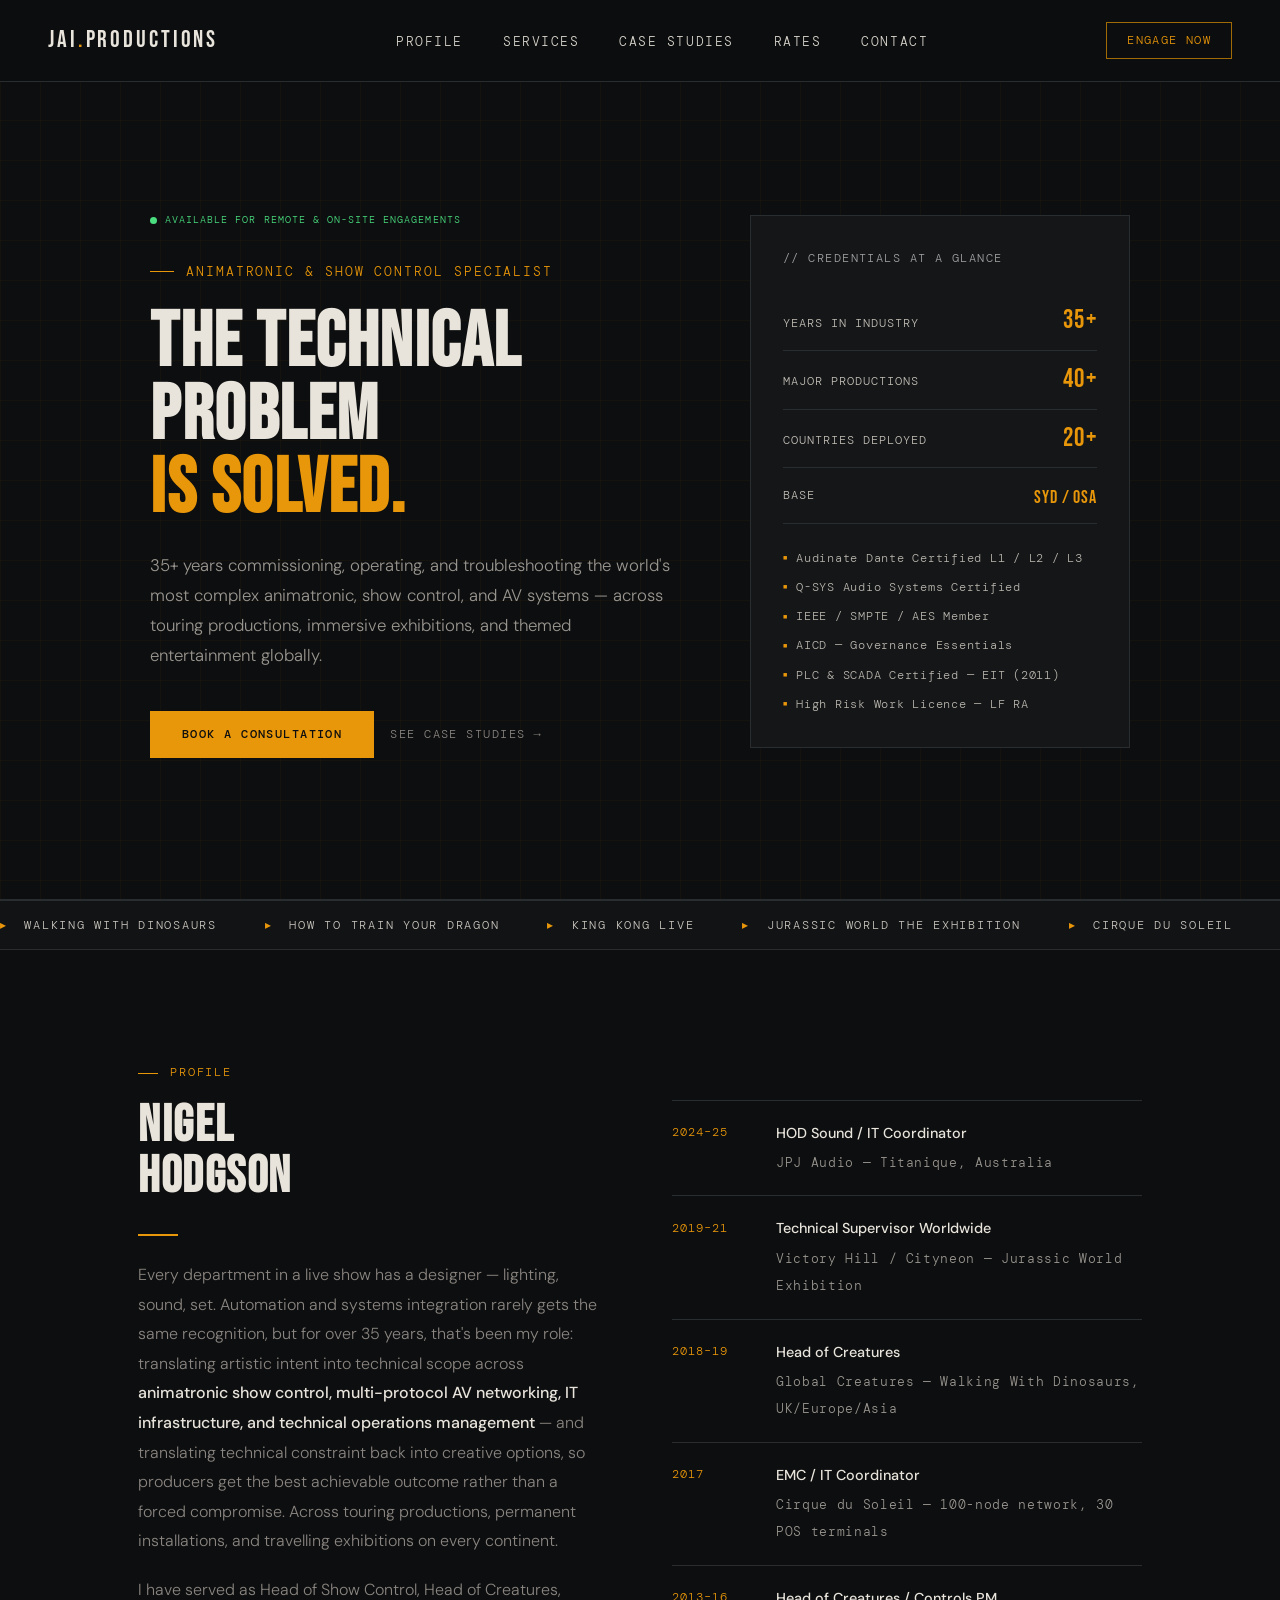
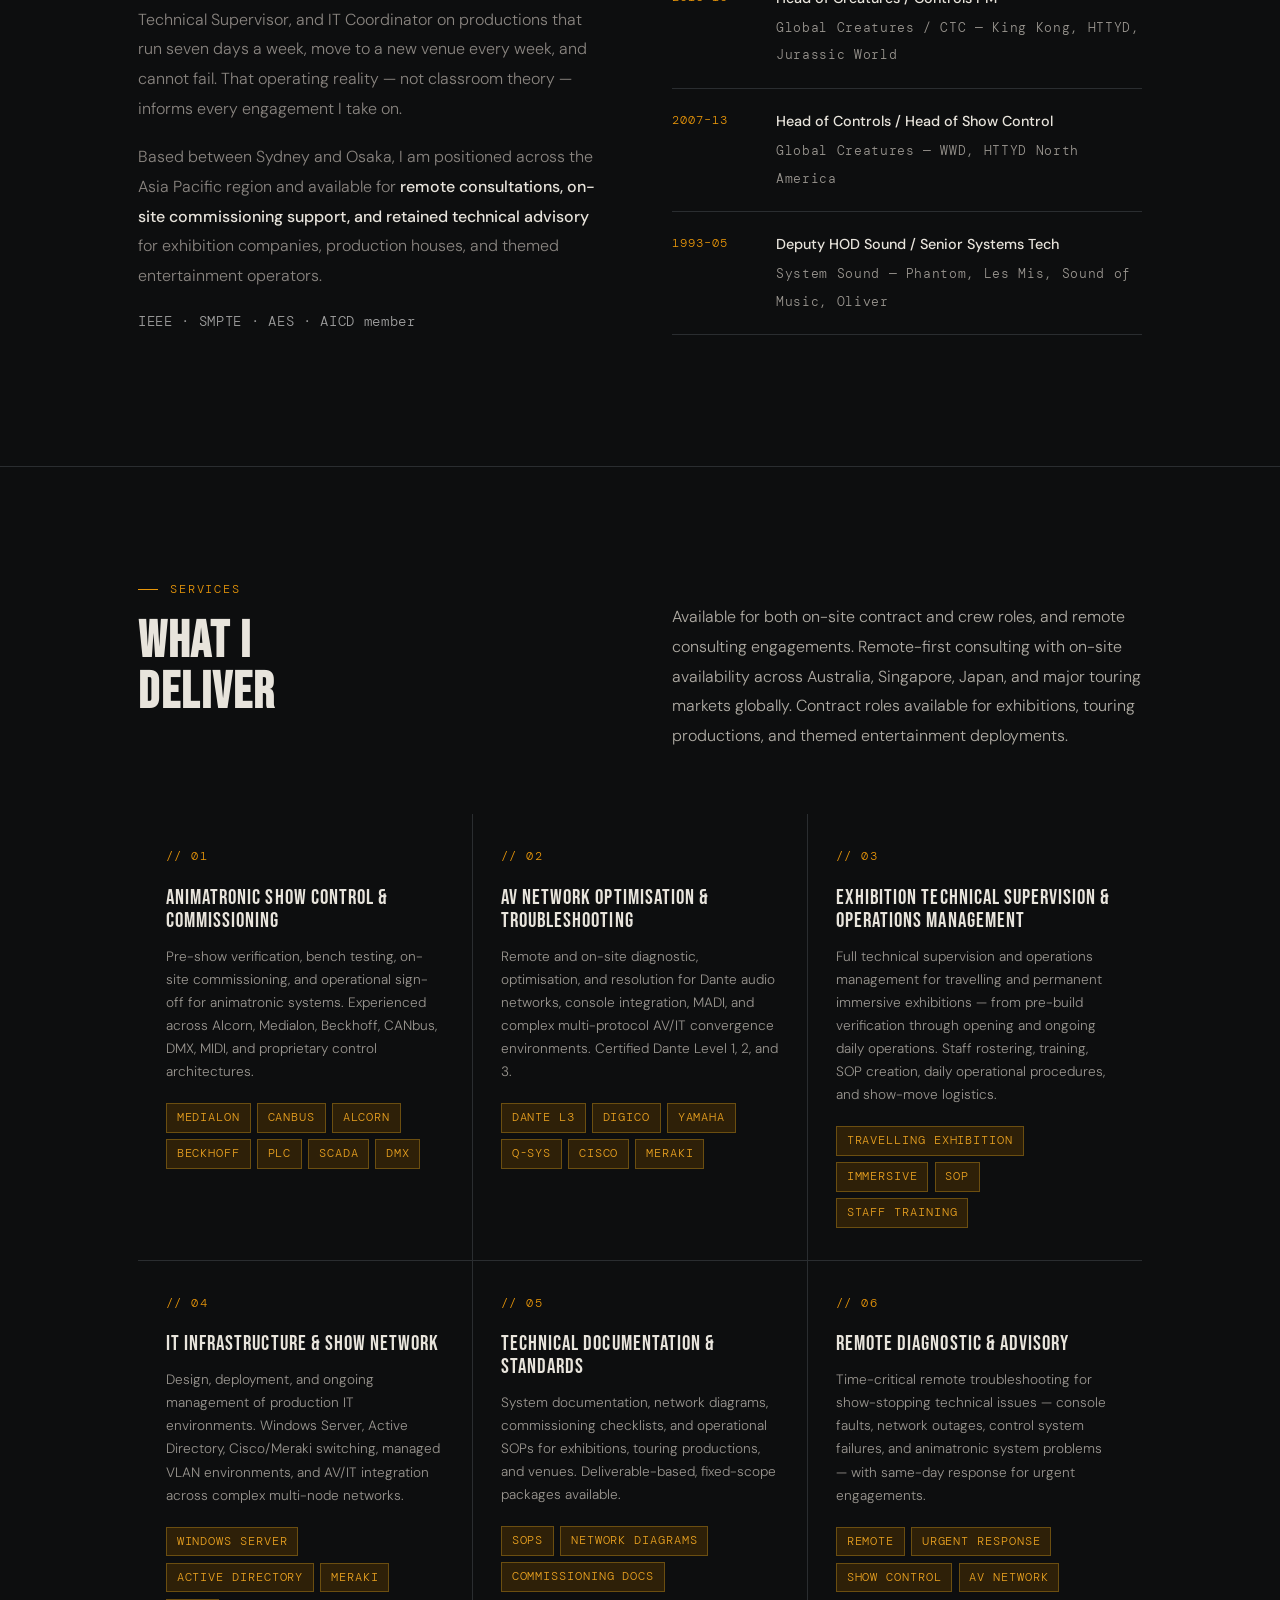
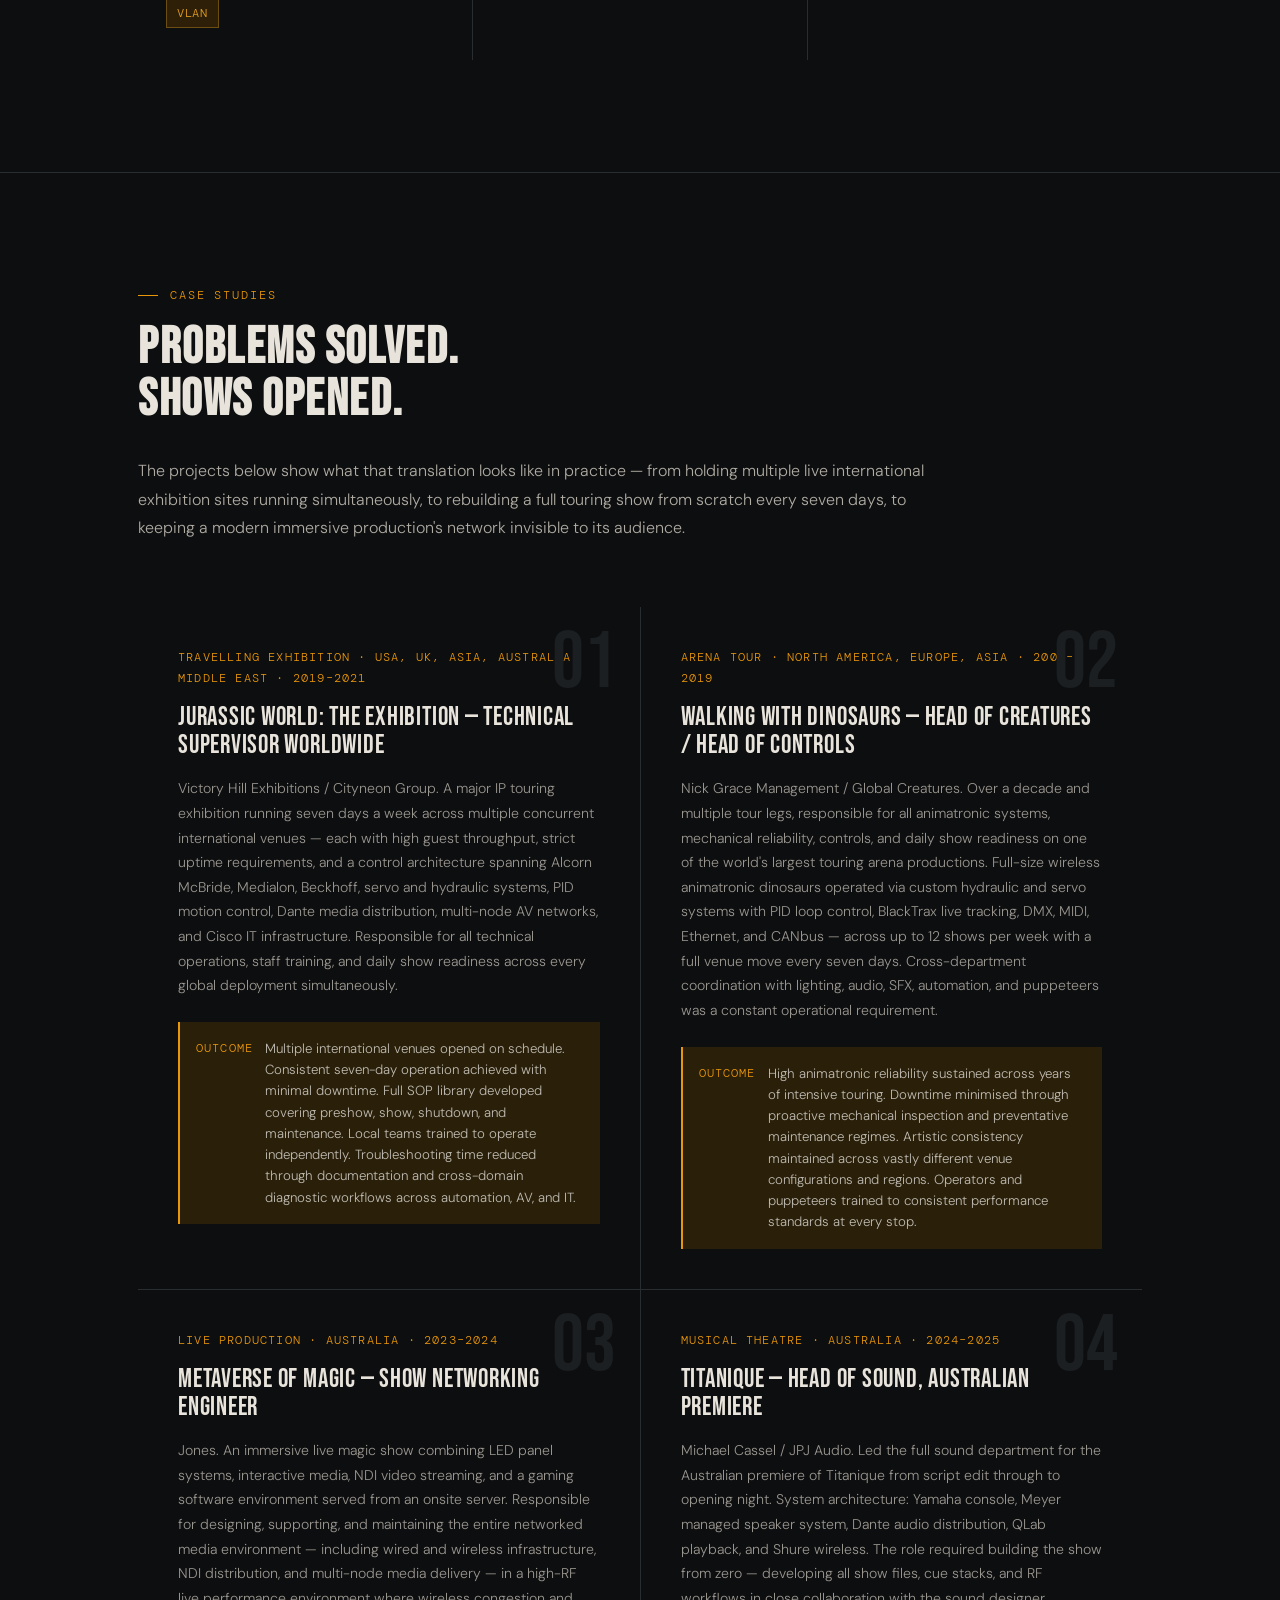
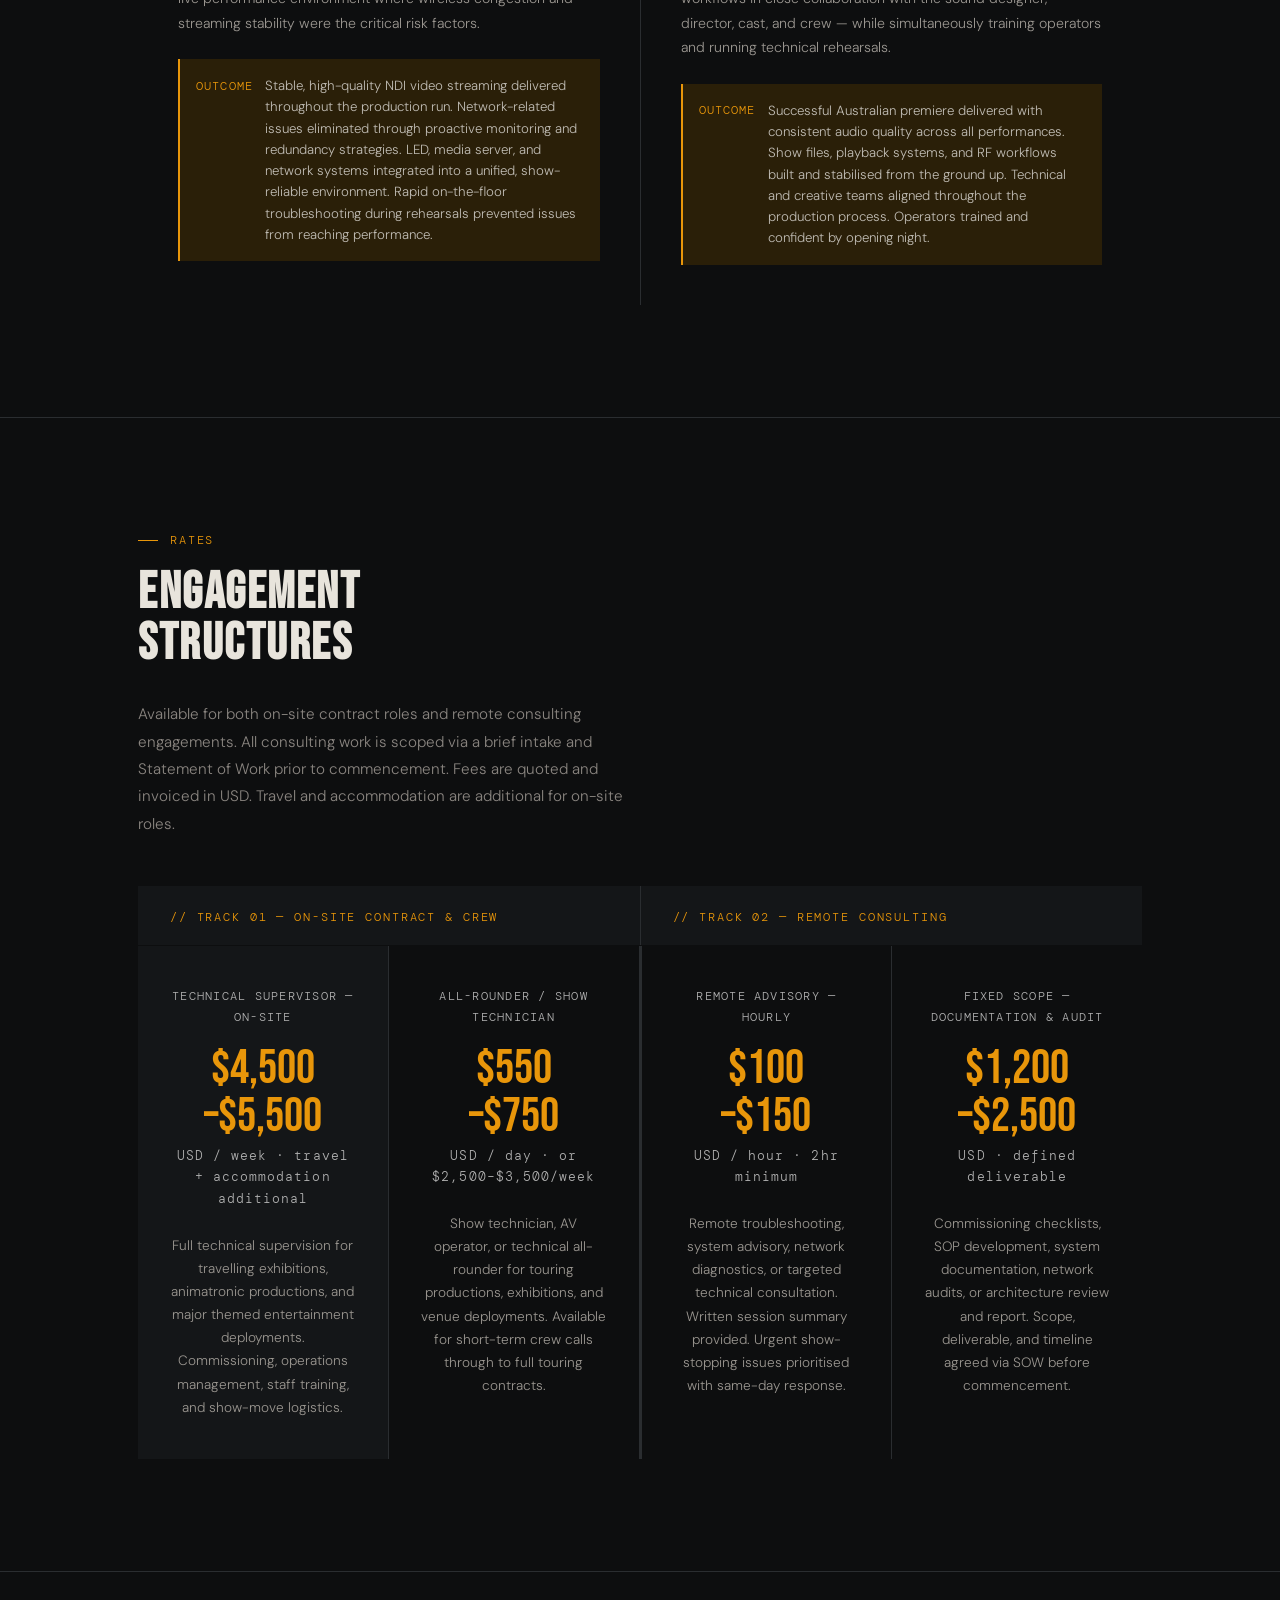
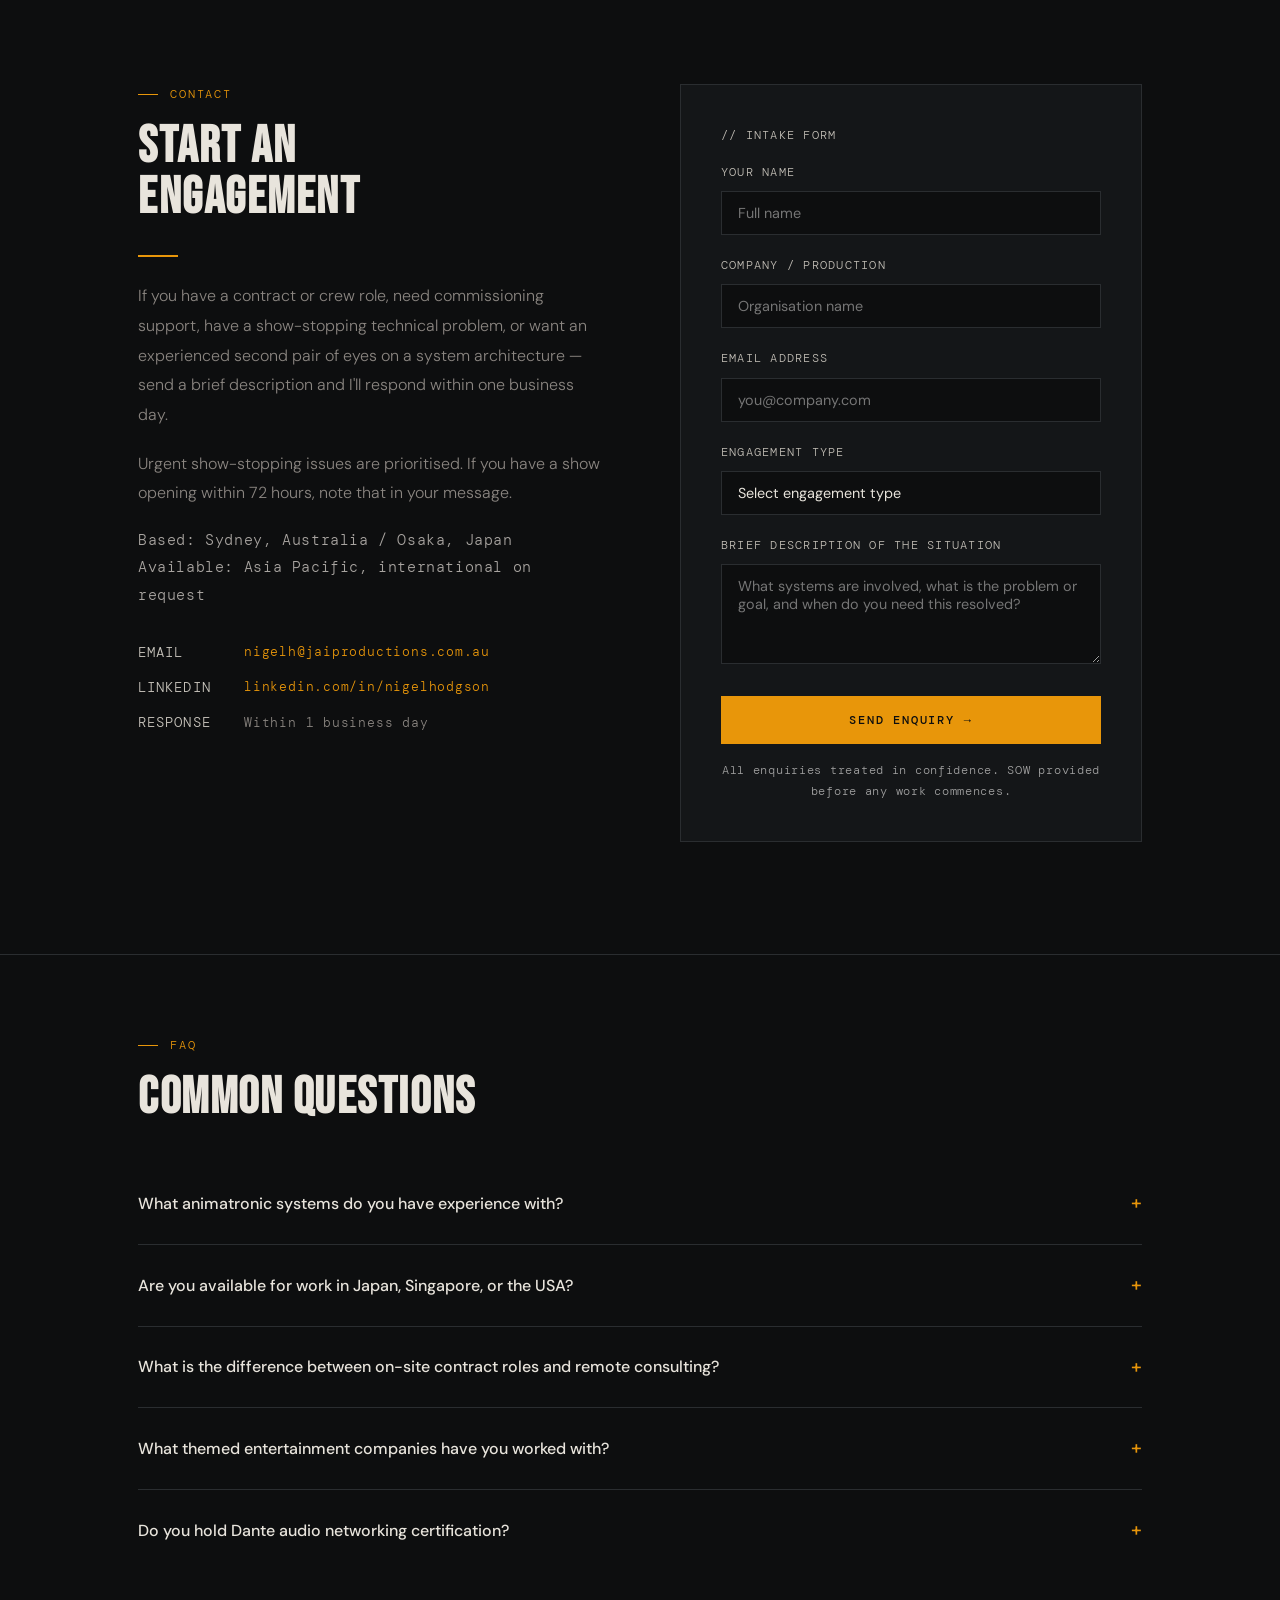
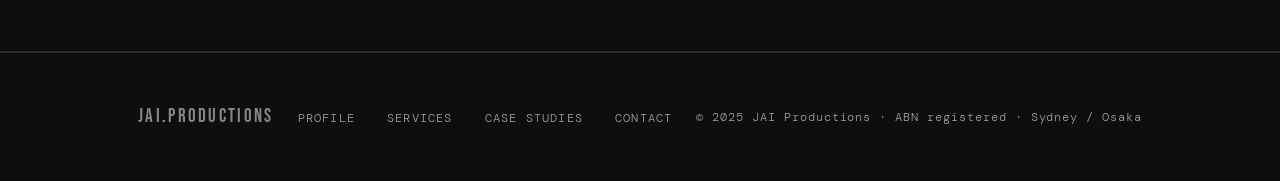
<file: archive/index_2026-06-14.html>
<!DOCTYPE html>
<html lang="en">
<head>
<meta charset="UTF-8">
<meta name="viewport" content="width=device-width, initial-scale=1.0">

<!-- Primary SEO -->
<title>Nigel Hodgson | Animatronic & Show Control Specialist | JAI Productions</title>
<meta name="description" content="Nigel Hodgson — 35+ years commissioning animatronic systems, show control networks, and AV infrastructure for themed entertainment, touring productions, and immersive exhibitions globally. Dante L3 certified. Available Australia, Japan, USA, Asia Pacific.">
<meta name="keywords" content="animatronic commissioning technician, show control technician, travelling exhibition technical supervisor, themed entertainment technical consultant, animatronic systems technician, Medialon show control, Dante network exhibition, multimedia exhibition commissioning, show control AV integration, immersive experience technical supervisor, themed entertainment technician Asia Pacific, exhibition commissioning Singapore, show technician Japan, animatronic technician Australia, PLC SCADA show control, Alcorn McBride technician, Beckhoff show control, hydraulic animatronic systems, walking with dinosaurs technician, jurassic world exhibition technician, themed entertainment crew, exhibition operations manager, TAIT Navigator certified, Thinkwell themed entertainment, show creation specialist, show creation from scratch, themed entertainment show build, immersive experience show creation, Unify Productions technical">
<meta name="author" content="Nigel Hodgson">
<meta name="robots" content="index, follow">
<link rel="canonical" href="https://jaiproductions.com.au/">

<!-- Open Graph / Facebook / LinkedIn -->
<meta property="og:type" content="website">
<meta property="og:url" content="https://jaiproductions.com.au/">
<meta property="og:title" content="Nigel Hodgson | Animatronic & Show Control Specialist">
<meta property="og:description" content="35+ years commissioning animatronic systems and show control for themed entertainment globally. Dante L3 certified.">
<meta property="og:site_name" content="JAI Productions">
<meta property="og:locale" content="en_AU">
<meta property="og:image" content="https://jaiproductions.com.au/og-image.png">
<meta property="og:image:width" content="1200">
<meta property="og:image:height" content="630">
<meta property="og:image:alt" content="Nigel Hodgson - Animatronic and Show Control Specialist">

<!-- Twitter Card -->
<meta name="twitter:card" content="summary_large_image">
<meta name="twitter:title" content="Nigel Hodgson | Animatronic & Show Control Specialist">
<meta name="twitter:description" content="35+ years commissioning animatronic systems and show control for themed entertainment globally. Dante L3 certified. Available Australia, Japan, USA.">
<meta name="twitter:image" content="https://jaiproductions.com.au/og-image.png">

<!-- Geo targeting -->
<meta name="geo.region" content="AU-NSW">
<meta name="geo.placename" content="Sydney, Australia">

<!-- JSON-LD Structured Data -->
<script type="application/ld+json">
{
  "@context": "https://schema.org",
  "@graph": [
    {
      "@type": "Person",
      "@id": "https://jaiproductions.com.au/#nigel-hodgson",
      "name": "Nigel Hodgson",
      "jobTitle": "Animatronic & Show Control Technical Specialist",
      "description": "Technical specialist with 35+ years experience commissioning animatronic systems, show control networks, and AV infrastructure for themed entertainment, touring productions, and immersive exhibitions globally.",
      "url": "https://jaiproductions.com.au",
      "email": "nigelh@jaiproductions.com.au",
      "telephone": "+61414997448",
      "address": {
        "@type": "PostalAddress",
        "addressLocality": "Sydney",
        "addressRegion": "NSW",
        "addressCountry": "AU"
      },
      "knowsAbout": [
        "Animatronic Systems", "Show Control", "Animatronic Commissioning", "Dante Audio Networking",
        "Medialon Show Control", "Alcorn McBride", "Beckhoff PLC", "CANbus Networks",
        "DMX Lighting Control", "Hydraulic Control Systems", "PID Control Loops", "Servo Motor Systems",
        "Themed Entertainment", "Travelling Exhibitions", "Immersive Exhibitions", "Exhibition Operations Management",
        "Touring Production", "IT Infrastructure", "Cisco Networking", "Meraki", "Q-SYS Audio", "NDI Video",
        "PLC Systems", "SCADA Systems"
      ],
      "hasCredential": [
        {"@type": "EducationalOccupationalCredential", "name": "Audinate Dante Certification Level 3", "credentialCategory": "Professional Certification", "recognizedBy": {"@type": "Organization", "name": "Audinate"}},
        {"@type": "EducationalOccupationalCredential", "name": "Q-SYS Audio Systems Certification", "credentialCategory": "Professional Certification", "recognizedBy": {"@type": "Organization", "name": "QSC"}},
        {"@type": "EducationalOccupationalCredential", "name": "Certificate in Programmable Logic Controllers (PLCs) & SCADA Systems", "credentialCategory": "Professional Certification", "recognizedBy": {"@type": "Organization", "name": "Engineering Institute of Technology"}}
      ],
      "memberOf": [
        {"@type": "Organization", "name": "IEEE — Institute of Electrical and Electronics Engineers"},
        {"@type": "Organization", "name": "SMPTE — Society of Motion Picture and Television Engineers"},
        {"@type": "Organization", "name": "AES — Audio Engineering Society"}
      ],
      "worksFor": {"@type": "Organization", "@id": "https://jaiproductions.com.au/#jai-productions"}
    },
    {
      "@type": "ProfessionalService",
      "@id": "https://jaiproductions.com.au/#jai-productions",
      "name": "JAI Productions",
      "description": "Specialist technical consulting and contract services for animatronic commissioning, show control, exhibition operations, and AV networking in themed entertainment and touring production.",
      "url": "https://jaiproductions.com.au",
      "email": "nigelh@jaiproductions.com.au",
      "telephone": "+61414997448",
      "founder": {"@id": "https://jaiproductions.com.au/#nigel-hodgson"},
      "areaServed": ["Australia", "Japan", "Singapore", "United States", "United Kingdom", "Asia Pacific"],
      "serviceType": [
        "Animatronic Commissioning", "Show Control Technical Consulting", "Exhibition Technical Supervision",
        "Exhibition Operations Management", "AV Network Optimisation", "Dante Network Troubleshooting",
        "IT Infrastructure Management", "Technical Documentation", "SOP Development", "Staff Training"
      ],
      "knowsAbout": ["Themed Entertainment", "Animatronics", "Travelling Exhibitions", "Immersive Exhibitions", "Touring Production", "Show Control Systems", "Dante Audio Networks", "PLC and SCADA Systems"]
    },
    {
      "@type": "FAQPage",
      "mainEntity": [
        {"@type": "Question", "name": "What animatronic systems does Nigel Hodgson have experience with?", "acceptedAnswer": {"@type": "Answer", "text": "Nigel Hodgson has extensive hands-on experience with Creature Technology Company animatronic control systems, Alcorn McBride show control, Medialon, Beckhoff PLC, CANbus, DMX, MIDI, hydraulic and servo motor systems, PID control loops, and wireless animatronic control across productions including Walking With Dinosaurs, How To Train Your Dragon, King Kong Live, and Jurassic World: The Exhibition."}},
        {"@type": "Question", "name": "Is Nigel Hodgson available for work in Japan, Singapore, or the USA?", "acceptedAnswer": {"@type": "Answer", "text": "Yes. Nigel Hodgson holds Australian full work rights, Japanese spousal visa work rights with an Osaka base, and US SSN with contractor eligibility (1099). He is available for on-site contract roles and remote consulting across Asia Pacific, the USA, UK, Europe, and the Middle East."}},
        {"@type": "Question", "name": "What is the difference between on-site contract roles and remote consulting at JAI Productions?", "acceptedAnswer": {"@type": "Answer", "text": "On-site contract roles involve Nigel physically attending the venue or production for exhibition technical supervision, show commissioning, or touring crew work at $4,500-$5,500 USD per week. Remote consulting covers troubleshooting, system advisory, documentation, and AV network diagnostics conducted via video call and written deliverables at $100-$150 USD per hour."}},
        {"@type": "Question", "name": "What themed entertainment companies has Nigel Hodgson worked with?", "acceptedAnswer": {"@type": "Answer", "text": "Nigel Hodgson has worked with Creature Technology Company, Global Creatures, Victory Hill Exhibitions, Cityneon Group, Nick Grace Management, Imagine Exhibitions, Cirque du Soleil, DreamWorks, JPJ Audio, and Michael Cassel Group across productions on every continent."}},
        {"@type": "Question", "name": "Does Nigel Hodgson have Dante audio networking certification?", "acceptedAnswer": {"@type": "Answer", "text": "Yes. Nigel Hodgson holds Audinate Dante Certification at Levels 1, 2, and 3, completed in 2024. He also holds Q-SYS Audio Systems Certification and has extensive hands-on experience with DiGiCo, Yamaha, and Meyer Sound systems in touring and exhibition environments."}}
      ]
    }
  ]
}
</script>
<link rel="preconnect" href="https://fonts.googleapis.com">
<link rel="preconnect" href="https://fonts.gstatic.com" crossorigin>
<link href="https://fonts.googleapis.com/css2?family=DM+Mono:wght@300;400;500&family=Bebas+Neue&family=DM+Sans:wght@300;400;500&display=swap" rel="stylesheet">
<style>
  :root {
    --bg: #0d0e0f;
    --bg2: #141618;
    --bg3: #1c1f22;
    --amber: #e8960a;
    --amber-dim: #a06a06;
    --amber-pale: #2a1f08;
    --text: #e8e4dc;
    --text-dim: #8a8580;
    --text-faint: #4a4845;
    --border: #2a2d30;
    --border-amber: #3d2e0a;
    --grid: rgba(232,150,10,0.04);
  }

  *, *::before, *::after { box-sizing: border-box; margin: 0; padding: 0; }

  html { scroll-behavior: smooth; }

  body {
    background: var(--bg);
    color: var(--text);
    font-family: 'DM Sans', sans-serif;
    font-weight: 300;
    line-height: 1.7;
    font-size: 16px;
    overflow-x: hidden;
  }

  /* Grid texture overlay */
  body::before {
    content: '';
    position: fixed;
    inset: 0;
    background-image:
      linear-gradient(var(--grid) 1px, transparent 1px),
      linear-gradient(90deg, var(--grid) 1px, transparent 1px);
    background-size: 40px 40px;
    pointer-events: none;
    z-index: 0;
  }

  /* NAV */
  nav {
    position: fixed;
    top: 0; left: 0; right: 0;
    z-index: 100;
    display: flex;
    align-items: center;
    justify-content: space-between;
    padding: 1.25rem 3rem;
    background: rgba(13,14,15,0.92);
    backdrop-filter: blur(12px);
    border-bottom: 1px solid var(--border);
  }

  .nav-logo {
    font-family: 'Bebas Neue', sans-serif;
    font-size: 1.5rem;
    letter-spacing: 0.12em;
    color: var(--text);
    text-decoration: none;
  }

  .nav-logo span { color: var(--amber); }

  .nav-links {
    display: flex;
    gap: 2.5rem;
    list-style: none;
  }

  .nav-links a {
    font-family: 'DM Mono', monospace;
    font-size: 0.8rem;
    letter-spacing: 0.12em;
    text-transform: uppercase;
    color: #d8d4cc;
    text-decoration: none;
    transition: color 0.2s;
  }

  .nav-links a:hover { color: var(--amber); }

  .nav-cta {
    font-family: 'DM Mono', monospace;
    font-size: 0.72rem;
    letter-spacing: 0.12em;
    text-transform: uppercase;
    color: var(--amber);
    border: 1px solid var(--amber-dim);
    padding: 0.5rem 1.25rem;
    text-decoration: none;
    transition: all 0.2s;
  }

  .nav-cta:hover {
    background: var(--amber-pale);
    border-color: var(--amber);
  }

  /* SECTIONS */
  section { position: relative; z-index: 1; }

  .container {
    max-width: 1100px;
    margin: 0 auto;
    padding: 0 3rem;
  }

  /* HERO */
  #hero {
    min-height: 100vh;
    display: flex;
    align-items: center;
    padding: 8rem 0 4rem;
    border-bottom: 1px solid var(--border);
  }

  .hero-inner {
    display: grid;
    grid-template-columns: 1fr 380px;
    gap: 5rem;
    align-items: center;
  }

  .hero-tag {
    font-family: 'DM Mono', monospace;
    font-size: 0.8rem;
    letter-spacing: 0.15em;
    text-transform: uppercase;
    color: var(--amber);
    margin-bottom: 1.5rem;
    display: flex;
    align-items: center;
    gap: 0.75rem;
  }

  .hero-tag::before {
    content: '';
    display: inline-block;
    width: 24px;
    height: 1px;
    background: var(--amber);
  }

  h1 {
    font-family: 'Bebas Neue', sans-serif;
    font-size: clamp(3rem, 6vw, 5.5rem);
    line-height: 0.95;
    letter-spacing: 0.02em;
    color: var(--text);
    margin-bottom: 1.5rem;
  }

  h1 em {
    font-style: normal;
    color: var(--amber);
    display: block;
  }

  .hero-body {
    font-size: 1.05rem;
    color: #9a9690;
    max-width: 520px;
    margin-bottom: 2.5rem;
    line-height: 1.8;
  }

  .hero-ctas {
    display: flex;
    gap: 1rem;
    align-items: center;
  }

  .btn-primary {
    font-family: 'DM Mono', monospace;
    font-size: 0.75rem;
    letter-spacing: 0.12em;
    text-transform: uppercase;
    background: var(--amber);
    color: #0d0e0f;
    padding: 0.85rem 2rem;
    text-decoration: none;
    font-weight: 500;
    transition: all 0.2s;
  }

  .btn-primary:hover { background: #f0a81a; }

  .btn-secondary {
    font-family: 'DM Mono', monospace;
    font-size: 0.75rem;
    letter-spacing: 0.12em;
    text-transform: uppercase;
    color: var(--text-dim);
    text-decoration: none;
    display: flex;
    align-items: center;
    gap: 0.5rem;
    transition: color 0.2s;
  }

  .btn-secondary:hover { color: var(--text); }

  .btn-secondary::after {
    content: '→';
    transition: transform 0.2s;
  }

  .btn-secondary:hover::after { transform: translateX(4px); }

  /* HERO CARD */
  .hero-card {
    background: var(--bg2);
    border: 1px solid var(--border);
    padding: 2rem;
  }

  .hero-card-label {
    font-family: 'DM Mono', monospace;
    font-size: 0.75rem;
    letter-spacing: 0.12em;
    text-transform: uppercase;
    color: #a0a0a0;
    margin-bottom: 1.5rem;
  }

  .stat-row {
    display: flex;
    justify-content: space-between;
    align-items: flex-end;
    padding: 1rem 0;
    border-bottom: 1px solid var(--border);
  }

  .stat-row:last-child { border-bottom: none; }

  .stat-label {
    font-family: 'DM Mono', monospace;
    font-size: 0.78rem;
    letter-spacing: 0.08em;
    color: #c0bcb4;
    text-transform: uppercase;
  }

  .stat-value {
    font-family: 'Bebas Neue', sans-serif;
    font-size: 1.6rem;
    letter-spacing: 0.05em;
    color: var(--amber);
    line-height: 1;
  }

  .cert-list {
    margin-top: 1.5rem;
    display: flex;
    flex-direction: column;
    gap: 0.5rem;
  }

  .cert-item {
    font-family: 'DM Mono', monospace;
    font-size: 0.78rem;
    letter-spacing: 0.06em;
    color: #b8b4ac;
    display: flex;
    align-items: center;
    gap: 0.5rem;
  }

  .cert-item::before {
    content: '■';
    color: var(--amber);
    font-size: 0.45rem;
  }

  /* MARQUEE */
  .marquee-wrap {
    overflow: hidden;
    border-top: 1px solid var(--border);
    border-bottom: 1px solid var(--border);
    padding: 0.85rem 0;
    background: #111315;
  }

  .marquee-track {
    display: flex;
    gap: 3rem;
    animation: marquee 30s linear infinite;
    white-space: nowrap;
  }

  .marquee-item {
    font-family: 'DM Mono', monospace;
    font-size: 0.78rem;
    letter-spacing: 0.14em;
    text-transform: uppercase;
    color: #c8c4bc;
    flex-shrink: 0;
  }

  .marquee-item span { color: var(--amber); margin-right: 0.5rem; }

  @keyframes marquee {
    from { transform: translateX(0); }
    to { transform: translateX(-50%); }
  }

  /* ABOUT */
  #about {
    padding: 7rem 0;
    border-bottom: 1px solid var(--border);
  }

  .section-tag {
    font-family: 'DM Mono', monospace;
    font-size: 0.78rem;
    letter-spacing: 0.15em;
    text-transform: uppercase;
    color: var(--amber);
    margin-bottom: 1rem;
    display: flex;
    align-items: center;
    gap: 0.75rem;
  }

  .section-tag::before {
    content: '';
    display: inline-block;
    width: 20px;
    height: 1px;
    background: var(--amber);
  }

  h2 {
    font-family: 'Bebas Neue', sans-serif;
    font-size: clamp(2.2rem, 4vw, 3.5rem);
    line-height: 1;
    letter-spacing: 0.03em;
    color: var(--text);
    margin-bottom: 2rem;
  }

  .about-grid {
    display: grid;
    grid-template-columns: 1fr 1fr;
    gap: 4rem;
    align-items: start;
  }

  .about-text p {
    color: var(--text-dim);
    margin-bottom: 1.2rem;
    font-size: 1rem;
    line-height: 1.85;
  }

  .about-text p strong {
    color: var(--text);
    font-weight: 500;
  }

  .timeline {
    display: flex;
    flex-direction: column;
    gap: 0;
  }

  .timeline-item {
    display: grid;
    grid-template-columns: 80px 1fr;
    gap: 1.5rem;
    padding: 1.25rem 0;
    border-bottom: 1px solid var(--border);
    position: relative;
  }

  .timeline-item:first-child { border-top: 1px solid var(--border); }

  .timeline-year {
    font-family: 'DM Mono', monospace;
    font-size: 0.78rem;
    letter-spacing: 0.08em;
    color: var(--amber);
    padding-top: 0.1rem;
  }

  .timeline-content strong {
    display: block;
    font-size: 0.9rem;
    font-weight: 500;
    color: var(--text);
    margin-bottom: 0.2rem;
  }

  .timeline-content span {
    font-size: 0.82rem;
    color: #9a9690;
    font-family: 'DM Mono', monospace;
    letter-spacing: 0.05em;
  }

  /* SERVICES */
  #services {
    padding: 7rem 0;
    border-bottom: 1px solid var(--border);
  }

  .services-header {
    display: grid;
    grid-template-columns: 1fr 1fr;
    gap: 4rem;
    margin-bottom: 4rem;
    align-items: end;
  }

  .services-intro {
    color: #b0aca4;
    font-size: 1rem;
    line-height: 1.85;
  }

  .services-grid {
    display: grid;
    grid-template-columns: repeat(3, 1fr);
    gap: 1px;
    background: var(--border);
  }

  .service-card {
    background: var(--bg);
    padding: 2rem 1.75rem;
    transition: background 0.2s;
  }

  .service-card:hover { background: var(--bg2); }

  .service-icon {
    font-family: 'DM Mono', monospace;
    font-size: 0.75rem;
    letter-spacing: 0.12em;
    color: var(--amber);
    margin-bottom: 1.25rem;
    display: block;
  }

  .service-title {
    font-family: 'Bebas Neue', sans-serif;
    font-size: 1.3rem;
    letter-spacing: 0.05em;
    color: var(--text);
    margin-bottom: 0.75rem;
    line-height: 1.1;
  }

  .service-desc {
    font-size: 0.85rem;
    color: #9a9690;
    line-height: 1.7;
    margin-bottom: 1.25rem;
  }

  .service-tags {
    display: flex;
    flex-wrap: wrap;
    gap: 0.4rem;
  }

  .tag {
    font-family: 'DM Mono', monospace;
    font-size: 0.72rem;
    letter-spacing: 0.08em;
    text-transform: uppercase;
    color: #e8a020;
    border: 1px solid #6b4e10;
    padding: 0.25rem 0.6rem;
    background: #2e2008;
  }

  /* CASE STUDIES */
  #cases {
    padding: 7rem 0;
    border-bottom: 1px solid var(--border);
  }

  .cases-header {
    margin-bottom: 4rem;
  }

  .case-grid {
    display: grid;
    grid-template-columns: 1fr 1fr;
    gap: 1px;
    background: var(--border);
  }

  .case-card {
    background: var(--bg);
    padding: 2.5rem;
    position: relative;
    overflow: hidden;
    transition: background 0.2s;
  }

  .case-card:hover { background: var(--bg2); }

  .case-number {
    font-family: 'Bebas Neue', sans-serif;
    font-size: 5rem;
    color: var(--bg3);
    position: absolute;
    top: 1rem;
    right: 1.5rem;
    line-height: 1;
    user-select: none;
    transition: color 0.2s;
  }

  .case-card:hover .case-number { color: var(--border); }

  .case-meta {
    font-family: 'DM Mono', monospace;
    font-size: 0.75rem;
    letter-spacing: 0.1em;
    text-transform: uppercase;
    color: var(--amber);
    margin-bottom: 1rem;
  }

  .case-title {
    font-family: 'Bebas Neue', sans-serif;
    font-size: 1.6rem;
    letter-spacing: 0.03em;
    color: var(--text);
    margin-bottom: 1rem;
    line-height: 1.1;
    position: relative;
    z-index: 1;
  }

  .case-body {
    font-size: 0.88rem;
    color: #9a9690;
    line-height: 1.75;
    margin-bottom: 1.5rem;
    position: relative;
    z-index: 1;
  }

  .case-outcome {
    display: flex;
    align-items: flex-start;
    gap: 0.75rem;
    padding: 1rem;
    background: var(--amber-pale);
    border-left: 2px solid var(--amber);
    position: relative;
    z-index: 1;
  }

  .case-outcome-label {
    font-family: 'DM Mono', monospace;
    font-size: 0.72rem;
    letter-spacing: 0.1em;
    text-transform: uppercase;
    color: var(--amber);
    white-space: nowrap;
    padding-top: 0.1rem;
  }

  .case-outcome-text {
    font-size: 0.83rem;
    color: #c0bcb4;
    line-height: 1.6;
  }

  /* RATES */
  #rates {
    padding: 7rem 0;
    border-bottom: 1px solid var(--border);
  }

  .rates-grid {
    display: grid;
    gap: 1px;
    background: var(--border);
    margin-top: 3rem;
  }

  .rate-card {
    background: var(--bg);
    padding: 2.5rem 2rem;
    text-align: center;
  }

  .rate-card.featured {
    background: var(--bg2);
  }

  .rate-label {
    font-family: 'DM Mono', monospace;
    font-size: 0.78rem;
    letter-spacing: 0.1em;
    text-transform: uppercase;
    color: #b0b0b0;
    margin-bottom: 1rem;
  }

  .rate-value {
    font-family: 'Bebas Neue', sans-serif;
    font-size: 3rem;
    color: var(--amber);
    line-height: 1;
    margin-bottom: 0.25rem;
  }

  .rate-unit {
    font-family: 'DM Mono', monospace;
    font-size: 0.8rem;
    letter-spacing: 0.08em;
    color: #b0b0b0;
    margin-bottom: 1.5rem;
  }

  .rate-desc {
    font-size: 0.85rem;
    color: #9a9690;
    line-height: 1.7;
  }

  /* BOOKING */
  #booking {
    padding: 7rem 0;
    border-bottom: 1px solid var(--border);
  }

  .booking-grid {
    display: grid;
    grid-template-columns: 1fr 1fr;
    gap: 5rem;
    align-items: start;
  }

  .booking-intro p {
    color: var(--text-dim);
    margin-bottom: 1.2rem;
    font-size: 1rem;
    line-height: 1.85;
  }

  .contact-list {
    margin-top: 2rem;
    display: flex;
    flex-direction: column;
    gap: 0.75rem;
  }

  .contact-item {
    display: flex;
    align-items: center;
    gap: 1rem;
    font-family: 'DM Mono', monospace;
    font-size: 0.82rem;
    letter-spacing: 0.06em;
    color: #b0aca4;
  }

  .contact-label {
    color: #c8c4bc;
    width: 90px;
    flex-shrink: 0;
    text-transform: uppercase;
    letter-spacing: 0.08em;
    font-size: 0.85rem;
  }

  .contact-value a {
    color: var(--amber);
    text-decoration: none;
  }

  .contact-value a:hover { text-decoration: underline; }

  /* BOOKING FORM */
  .booking-form {
    background: var(--bg2);
    border: 1px solid var(--border);
    padding: 2.5rem;
  }

  .form-label {
    font-family: 'DM Mono', monospace;
    font-size: 0.78rem;
    letter-spacing: 0.1em;
    text-transform: uppercase;
    color: #c0bcb4;
    display: block;
    margin-bottom: 0.5rem;
  }

  .form-input {
    width: 100%;
    background: var(--bg);
    border: 1px solid var(--border);
    color: var(--text);
    padding: 0.75rem 1rem;
    font-family: 'DM Sans', sans-serif;
    font-size: 0.9rem;
    margin-bottom: 1.25rem;
    outline: none;
    transition: border-color 0.2s;
  }

  .form-input:focus { border-color: var(--amber-dim); }

  .form-select {
    width: 100%;
    background: var(--bg);
    border: 1px solid var(--border);
    color: var(--text);
    padding: 0.75rem 1rem;
    font-family: 'DM Sans', sans-serif;
    font-size: 0.9rem;
    margin-bottom: 1.25rem;
    outline: none;
    appearance: none;
    cursor: pointer;
    transition: border-color 0.2s;
  }

  .form-select:focus { border-color: var(--amber-dim); }

  .form-select option { background: var(--bg2); }

  .form-textarea {
    width: 100%;
    background: var(--bg);
    border: 1px solid var(--border);
    color: var(--text);
    padding: 0.75rem 1rem;
    font-family: 'DM Sans', sans-serif;
    font-size: 0.9rem;
    margin-bottom: 1.5rem;
    outline: none;
    resize: vertical;
    min-height: 100px;
    transition: border-color 0.2s;
  }

  .form-textarea:focus { border-color: var(--amber-dim); }

  .form-submit {
    width: 100%;
    background: var(--amber);
    color: #0d0e0f;
    border: none;
    padding: 1rem;
    font-family: 'DM Mono', monospace;
    font-size: 0.75rem;
    letter-spacing: 0.15em;
    text-transform: uppercase;
    font-weight: 500;
    cursor: pointer;
    transition: background 0.2s;
  }

  .form-submit:hover { background: #f0a81a; }

  .form-note {
    font-family: 'DM Mono', monospace;
    font-size: 0.75rem;
    letter-spacing: 0.06em;
    color: #a0a0a0;
    margin-top: 1rem;
    text-align: center;
  }

  /* FOOTER */
  footer {
    padding: 3rem 0;
    border-top: 1px solid var(--border);
  }

  .footer-inner {
    display: flex;
    justify-content: space-between;
    align-items: center;
  }

  .footer-logo {
    font-family: 'Bebas Neue', sans-serif;
    font-size: 1.2rem;
    letter-spacing: 0.12em;
    color: var(--text-dim);
  }

  .footer-logo span { color: var(--amber); }

  .footer-copy {
    font-family: 'DM Mono', monospace;
    font-size: 0.75rem;
    letter-spacing: 0.08em;
    color: #a0a0a0;
  }

  .footer-links {
    display: flex;
    gap: 2rem;
    list-style: none;
  }

  .footer-links a {
    font-family: 'DM Mono', monospace;
    font-size: 0.75rem;
    letter-spacing: 0.1em;
    text-transform: uppercase;
    color: #a0a0a0;
    text-decoration: none;
    transition: color 0.2s;
  }

  .footer-links a:hover { color: var(--amber); }

  /* AVAILABILITY BADGE */
  .avail-badge {
    display: inline-flex;
    align-items: center;
    gap: 0.5rem;
    font-family: 'DM Mono', monospace;
    font-size: 0.65rem;
    letter-spacing: 0.1em;
    text-transform: uppercase;
    color: #4ade80;
    margin-bottom: 2rem;
  }

  .avail-dot {
    width: 7px;
    height: 7px;
    border-radius: 50%;
    background: #4ade80;
    animation: pulse 2s infinite;
  }

  @keyframes pulse {
    0%, 100% { opacity: 1; }
    50% { opacity: 0.4; }
  }

  /* DIVIDER */
  .amber-divider {
    width: 40px;
    height: 2px;
    background: var(--amber);
    margin: 1.5rem 0;
  }

  /* SCROLL ANIMATIONS */
  .fade-up {
    opacity: 0;
    transform: translateY(24px);
    transition: opacity 0.6s ease, transform 0.6s ease;
  }

  .fade-up.visible {
    opacity: 1;
    transform: translateY(0);
  }

  /* RESPONSIVE */
  @media (max-width: 900px) {
    nav { padding: 1rem 1.5rem; }
    .nav-links { display: none; }
    .container { padding: 0 1.5rem; }
    .hero-inner { grid-template-columns: 1fr; }
    .hero-card { display: none; }
    .about-grid { grid-template-columns: 1fr; gap: 2rem; }
    .services-header { grid-template-columns: 1fr; gap: 1rem; }
    .services-grid { grid-template-columns: 1fr; }
    .case-grid { grid-template-columns: 1fr; }
    .rates-grid { grid-template-columns: 1fr 1fr; }
    .booking-grid { grid-template-columns: 1fr; gap: 2rem; }
    .footer-inner { flex-direction: column; gap: 1.5rem; text-align: center; }
    .footer-links { justify-content: center; }
  }
</style>
</head>
<body>

<nav aria-label="Main navigation">
  <a href="#hero" class="nav-logo">JAI<span>.</span>PRODUCTIONS</a>
  <ul class="nav-links">
    <li><a href="#about">Profile</a></li>
    <li><a href="#services">Services</a></li>
    <li><a href="#cases">Case Studies</a></li>
    <li><a href="#rates">Rates</a></li>
    <li><a href="#booking">Contact</a></li>
  </ul>
  <a href="#booking" class="nav-cta">Engage Now</a>
</nav>

<main id="main-content">
<!-- HERO -->
<section id="hero" aria-label="Introduction">
  <div class="container">
    <div class="hero-inner">
      <div>
        <div class="avail-badge">
          <span class="avail-dot"></span>
          Available for remote & on-site engagements
        </div>
        <div class="hero-tag">Animatronic & Show Control Specialist</div>
        <h1>The technical<br>problem<br><em>is solved.</em></h1>
        <p class="hero-body">
          35+ years commissioning, operating, and troubleshooting the world's most complex animatronic, show control, and AV systems — across touring productions, immersive exhibitions, and themed entertainment globally.
        </p>
        <div class="hero-ctas">
          <a href="#booking" class="btn-primary">Book a consultation</a>
          <a href="#cases" class="btn-secondary">See case studies</a>
        </div>
      </div>

      <div class="hero-card fade-up">
        <div class="hero-card-label">// credentials at a glance</div>
        <div class="stat-row">
          <span class="stat-label">Years in industry</span>
          <span class="stat-value">35+</span>
        </div>
        <div class="stat-row">
          <span class="stat-label">Major productions</span>
          <span class="stat-value">40+</span>
        </div>
        <div class="stat-row">
          <span class="stat-label">Countries deployed</span>
          <span class="stat-value">20+</span>
        </div>
        <div class="stat-row">
          <span class="stat-label">Base</span>
          <span class="stat-value" style="font-size:1.1rem; padding-top:0.3rem;">SYD / OSA</span>
        </div>
        <div class="cert-list">
          <div class="cert-item">Audinate Dante Certified L1 / L2 / L3</div>
          <div class="cert-item">Q-SYS Audio Systems Certified</div>
          <div class="cert-item">IEEE / SMPTE / AES Member</div>
          <div class="cert-item">AICD — Governance Essentials</div>
          <div class="cert-item">PLC &amp; SCADA Certified — EIT (2011)</div>
          <div class="cert-item">High Risk Work Licence — LF RA</div>
        </div>
      </div>
    </div>
  </div>
</section>

<!-- MARQUEE -->
<div class="marquee-wrap">
  <div class="marquee-track">
    <span class="marquee-item"><span>▸</span> Walking With Dinosaurs</span>
    <span class="marquee-item"><span>▸</span> How To Train Your Dragon</span>
    <span class="marquee-item"><span>▸</span> King Kong Live</span>
    <span class="marquee-item"><span>▸</span> Jurassic World The Exhibition</span>
    <span class="marquee-item"><span>▸</span> Cirque du Soleil</span>
    <span class="marquee-item"><span>▸</span> Titanique</span>
    <span class="marquee-item"><span>▸</span> Phantom of the Opera</span>
    <span class="marquee-item"><span>▸</span> Medialon · Dante · Alcorn · CANbus · DMX · MIDI · Beckhoff</span>
    <span class="marquee-item"><span>▸</span> Show Creation · Commissioning · Technical Operations · TAIT Navigator Certified</span>
    <span class="marquee-item"><span>▸</span> Walking With Dinosaurs</span>
    <span class="marquee-item"><span>▸</span> How To Train Your Dragon</span>
    <span class="marquee-item"><span>▸</span> King Kong Live</span>
    <span class="marquee-item"><span>▸</span> Jurassic World The Exhibition</span>
    <span class="marquee-item"><span>▸</span> Cirque du Soleil</span>
    <span class="marquee-item"><span>▸</span> Titanique</span>
    <span class="marquee-item"><span>▸</span> Phantom of the Opera</span>
    <span class="marquee-item"><span>▸</span> Medialon · Dante · Alcorn · CANbus · DMX · MIDI · Beckhoff</span>
  </div>
</div>

<!-- ABOUT -->
<section id="about" aria-label="Profile and experience">
  <div class="container">
    <div class="section-tag">Profile</div>
    <div class="about-grid">
      <div class="about-text fade-up">
        <h2>Nigel<br>Hodgson</h2>
        <div class="amber-divider"></div>
        <p>
          Every department in a live show has a designer — lighting, sound, set. Automation and systems integration rarely gets the same recognition, but for over 35 years, that's been my role: translating artistic intent into technical scope across <strong>animatronic show control, multi-protocol AV networking, IT infrastructure, and technical operations management</strong> — and translating technical constraint back into creative options, so producers get the best achievable outcome rather than a forced compromise. Across touring productions, permanent installations, and travelling exhibitions on every continent.
        </p>
        <p>
          I have served as Head of Show Control, Head of Creatures, Technical Supervisor, and IT Coordinator on productions that run seven days a week, move to a new venue every week, and cannot fail. That operating reality — not classroom theory — informs every engagement I take on.
        </p>
        <p>
          Based between Sydney and Osaka, I am positioned across the Asia Pacific region and available for <strong>remote consultations, on-site commissioning support, and retained technical advisory</strong> for exhibition companies, production houses, and themed entertainment operators.
        </p>
        <p style="color: #a0a0a0; font-size:0.85rem; font-family: 'DM Mono', monospace; letter-spacing:0.05em;">
          IEEE · SMPTE · AES · AICD member
        </p>
      </div>

      <div class="fade-up">
        <div class="timeline">
          <div class="timeline-item">
            <span class="timeline-year">2024–25</span>
            <div class="timeline-content">
              <strong>HOD Sound / IT Coordinator</strong>
              <span>JPJ Audio — Titanique, Australia</span>
            </div>
          </div>
          <div class="timeline-item">
            <span class="timeline-year">2019–21</span>
            <div class="timeline-content">
              <strong>Technical Supervisor Worldwide</strong>
              <span>Victory Hill / Cityneon — Jurassic World Exhibition</span>
            </div>
          </div>
          <div class="timeline-item">
            <span class="timeline-year">2018–19</span>
            <div class="timeline-content">
              <strong>Head of Creatures</strong>
              <span>Global Creatures — Walking With Dinosaurs, UK/Europe/Asia</span>
            </div>
          </div>
          <div class="timeline-item">
            <span class="timeline-year">2017</span>
            <div class="timeline-content">
              <strong>EMC / IT Coordinator</strong>
              <span>Cirque du Soleil — 100-node network, 30 POS terminals</span>
            </div>
          </div>
          <div class="timeline-item">
            <span class="timeline-year">2013–16</span>
            <div class="timeline-content">
              <strong>Head of Creatures / Controls PM</strong>
              <span>Global Creatures / CTC — King Kong, HTTYD, Jurassic World</span>
            </div>
          </div>
          <div class="timeline-item">
            <span class="timeline-year">2007–13</span>
            <div class="timeline-content">
              <strong>Head of Controls / Head of Show Control</strong>
              <span>Global Creatures — WWD, HTTYD North America</span>
            </div>
          </div>
          <div class="timeline-item">
            <span class="timeline-year">1993–05</span>
            <div class="timeline-content">
              <strong>Deputy HOD Sound / Senior Systems Tech</strong>
              <span>System Sound — Phantom, Les Mis, Sound of Music, Oliver</span>
            </div>
          </div>
        </div>
      </div>
    </div>
  </div>
</section>

<!-- SERVICES -->
<section id="services" aria-label="Services offered">
  <div class="container">
    <div class="services-header">
      <div>
        <div class="section-tag">Services</div>
        <h2>What I<br>deliver</h2>
      </div>
      <p class="services-intro">
        Available for both on-site contract and crew roles, and remote consulting engagements. Remote-first consulting with on-site availability across Australia, Singapore, Japan, and major touring markets globally. Contract roles available for exhibitions, touring productions, and themed entertainment deployments.
      </p>
    </div>

    <div class="services-grid fade-up">
      <div class="service-card">
        <span class="service-icon">// 01</span>
        <div class="service-title">Animatronic Show Control & Commissioning</div>
        <p class="service-desc">
          Pre-show verification, bench testing, on-site commissioning, and operational sign-off for animatronic systems. Experienced across Alcorn, Medialon, Beckhoff, CANbus, DMX, MIDI, and proprietary control architectures.
        </p>
        <div class="service-tags">
          <span class="tag">Medialon</span>
          <span class="tag">CANbus</span>
          <span class="tag">Alcorn</span>
          <span class="tag">Beckhoff</span>
          <span class="tag">PLC</span>
          <span class="tag">SCADA</span>
          <span class="tag">DMX</span>
        </div>
      </div>

      <div class="service-card">
        <span class="service-icon">// 02</span>
        <div class="service-title">AV Network Optimisation & Troubleshooting</div>
        <p class="service-desc">
          Remote and on-site diagnostic, optimisation, and resolution for Dante audio networks, console integration, MADI, and complex multi-protocol AV/IT convergence environments. Certified Dante Level 1, 2, and 3.
        </p>
        <div class="service-tags">
          <span class="tag">Dante L3</span>
          <span class="tag">DiGiCo</span>
          <span class="tag">Yamaha</span>
          <span class="tag">Q-SYS</span>
          <span class="tag">Cisco</span>
          <span class="tag">Meraki</span>
        </div>
      </div>

      <div class="service-card">
        <span class="service-icon">// 03</span>
        <div class="service-title">Exhibition Technical Supervision &amp; Operations Management</div>
        <p class="service-desc">
          Full technical supervision and operations management for travelling and permanent immersive exhibitions — from pre-build verification through opening and ongoing daily operations. Staff rostering, training, SOP creation, daily operational procedures, and show-move logistics.
        </p>
        <div class="service-tags">
          <span class="tag">Travelling Exhibition</span>
          <span class="tag">Immersive</span>
          <span class="tag">SOP</span>
          <span class="tag">Staff Training</span>
        </div>
      </div>

      <div class="service-card">
        <span class="service-icon">// 04</span>
        <div class="service-title">IT Infrastructure & Show Network</div>
        <p class="service-desc">
          Design, deployment, and ongoing management of production IT environments. Windows Server, Active Directory, Cisco/Meraki switching, managed VLAN environments, and AV/IT integration across complex multi-node networks.
        </p>
        <div class="service-tags">
          <span class="tag">Windows Server</span>
          <span class="tag">Active Directory</span>
          <span class="tag">Meraki</span>
          <span class="tag">VLAN</span>
        </div>
      </div>

      <div class="service-card">
        <span class="service-icon">// 05</span>
        <div class="service-title">Technical Documentation & Standards</div>
        <p class="service-desc">
          System documentation, network diagrams, commissioning checklists, and operational SOPs for exhibitions, touring productions, and venues. Deliverable-based, fixed-scope packages available.
        </p>
        <div class="service-tags">
          <span class="tag">SOPs</span>
          <span class="tag">Network Diagrams</span>
          <span class="tag">Commissioning Docs</span>
        </div>
      </div>

      <div class="service-card">
        <span class="service-icon">// 06</span>
        <div class="service-title">Remote Diagnostic & Advisory</div>
        <p class="service-desc">
          Time-critical remote troubleshooting for show-stopping technical issues — console faults, network outages, control system failures, and animatronic system problems — with same-day response for urgent engagements.
        </p>
        <div class="service-tags">
          <span class="tag">Remote</span>
          <span class="tag">Urgent Response</span>
          <span class="tag">Show Control</span>
          <span class="tag">AV Network</span>
        </div>
      </div>
    </div>
  </div>
</section>

<!-- CASE STUDIES -->
<section id="cases" aria-label="Case studies">
  <div class="container">
    <div class="cases-header">
      <div class="section-tag">Case Studies</div>
      <h2>Problems solved.<br>Shows opened.</h2>
      <p style="color:#b0aca4; font-size:1rem; line-height:1.8; max-width:820px; margin-top:1.25rem;">The projects below show what that translation looks like in practice — from holding multiple live international exhibition sites running simultaneously, to rebuilding a full touring show from scratch every seven days, to keeping a modern immersive production's network invisible to its audience.</p>
    </div>

    <div class="case-grid fade-up">
      <div class="case-card">
        <div class="case-number">01</div>
        <div class="case-meta">Travelling Exhibition · USA, UK, Asia, Australia, Middle East · 2019–2021</div>
        <div class="case-title">Jurassic World: The Exhibition — Technical Supervisor Worldwide</div>
        <p class="case-body">
          Victory Hill Exhibitions / Cityneon Group. A major IP touring exhibition running seven days a week across multiple concurrent international venues — each with high guest throughput, strict uptime requirements, and a control architecture spanning Alcorn McBride, Medialon, Beckhoff, servo and hydraulic systems, PID motion control, Dante media distribution, multi-node AV networks, and Cisco IT infrastructure. Responsible for all technical operations, staff training, and daily show readiness across every global deployment simultaneously.
        </p>
        <div class="case-outcome">
          <span class="case-outcome-label">Outcome</span>
          <span class="case-outcome-text">Multiple international venues opened on schedule. Consistent seven-day operation achieved with minimal downtime. Full SOP library developed covering preshow, show, shutdown, and maintenance. Local teams trained to operate independently. Troubleshooting time reduced through documentation and cross-domain diagnostic workflows across automation, AV, and IT.</span>
        </div>
      </div>

      <div class="case-card">
        <div class="case-number">02</div>
        <div class="case-meta">Arena Tour · North America, Europe, Asia · 2007–2019</div>
        <div class="case-title">Walking With Dinosaurs — Head of Creatures / Head of Controls</div>
        <p class="case-body">
          Nick Grace Management / Global Creatures. Over a decade and multiple tour legs, responsible for all animatronic systems, mechanical reliability, controls, and daily show readiness on one of the world's largest touring arena productions. Full-size wireless animatronic dinosaurs operated via custom hydraulic and servo systems with PID loop control, BlackTrax live tracking, DMX, MIDI, Ethernet, and CANbus — across up to 12 shows per week with a full venue move every seven days. Cross-department coordination with lighting, audio, SFX, automation, and puppeteers was a constant operational requirement.
        </p>
        <div class="case-outcome">
          <span class="case-outcome-label">Outcome</span>
          <span class="case-outcome-text">High animatronic reliability sustained across years of intensive touring. Downtime minimised through proactive mechanical inspection and preventative maintenance regimes. Artistic consistency maintained across vastly different venue configurations and regions. Operators and puppeteers trained to consistent performance standards at every stop.</span>
        </div>
      </div>

      <div class="case-card">
        <div class="case-number">03</div>
        <div class="case-meta">Live Production · Australia · 2023–2024</div>
        <div class="case-title">Metaverse of Magic — Show Networking Engineer</div>
        <p class="case-body">
          Jones. An immersive live magic show combining LED panel systems, interactive media, NDI video streaming, and a gaming software environment served from an onsite server. Responsible for designing, supporting, and maintaining the entire networked media environment — including wired and wireless infrastructure, NDI distribution, and multi-node media delivery — in a high-RF live performance environment where wireless congestion and streaming stability were the critical risk factors.
        </p>
        <div class="case-outcome">
          <span class="case-outcome-label">Outcome</span>
          <span class="case-outcome-text">Stable, high-quality NDI video streaming delivered throughout the production run. Network-related issues eliminated through proactive monitoring and redundancy strategies. LED, media server, and network systems integrated into a unified, show-reliable environment. Rapid on-the-floor troubleshooting during rehearsals prevented issues from reaching performance.</span>
        </div>
      </div>

      <div class="case-card">
        <div class="case-number">04</div>
        <div class="case-meta">Musical Theatre · Australia · 2024–2025</div>
        <div class="case-title">Titanique — Head of Sound, Australian Premiere</div>
        <p class="case-body">
          Michael Cassel / JPJ Audio. Led the full sound department for the Australian premiere of Titanique from script edit through to opening night. System architecture: Yamaha console, Meyer managed speaker system, Dante audio distribution, QLab playback, and Shure wireless. The role required building the show from zero — developing all show files, cue stacks, and RF workflows in close collaboration with the sound designer, director, cast, and crew — while simultaneously training operators and running technical rehearsals.
        </p>
        <div class="case-outcome">
          <span class="case-outcome-label">Outcome</span>
          <span class="case-outcome-text">Successful Australian premiere delivered with consistent audio quality across all performances. Show files, playback systems, and RF workflows built and stabilised from the ground up. Technical and creative teams aligned throughout the production process. Operators trained and confident by opening night.</span>
        </div>
      </div>
    </div>
  </div>
</section>

<!-- RATES -->
<section id="rates" aria-label="Rates and pricing">
  <div class="container">
    <div class="section-tag">Rates</div>
    <h2>Engagement<br>structures</h2>
    <p style="color: var(--text-dim); max-width:520px; margin-top:0.75rem; font-size:0.95rem; line-height:1.8;">
      Available for both on-site contract roles and remote consulting engagements. All consulting work is scoped via a brief intake and Statement of Work prior to commencement. Fees are quoted and invoiced in USD. Travel and accommodation are additional for on-site roles.
    </p>

    <div style="display:grid; grid-template-columns:1fr 1fr; gap:1px; background:var(--border); margin-top:3rem; margin-bottom:1px;">
      <div style="background:var(--bg2); padding:1rem 2rem;">
        <span style="font-family:'DM Mono',monospace; font-size:0.78rem; letter-spacing:0.15em; text-transform:uppercase; color:var(--amber);">// Track 01 — On-Site Contract &amp; Crew</span>
      </div>
      <div style="background:var(--bg2); padding:1rem 2rem;">
        <span style="font-family:'DM Mono',monospace; font-size:0.78rem; letter-spacing:0.15em; text-transform:uppercase; color:var(--amber);">// Track 02 — Remote Consulting</span>
      </div>
    </div>

    <div class="rates-grid fade-up" style="grid-template-columns: repeat(2,1fr) 1px repeat(2,1fr); margin-top:0;">

      <div class="rate-card featured">
        <div class="rate-label">Technical Supervisor — On-Site</div>
        <div class="rate-value">$4,500<br>–$5,500</div>
        <div class="rate-unit">USD / week · travel + accommodation additional</div>
        <p class="rate-desc">
          Full technical supervision for travelling exhibitions, animatronic productions, and major themed entertainment deployments. Commissioning, operations management, staff training, and show-move logistics.
        </p>
      </div>

      <div class="rate-card">
        <div class="rate-label">All-Rounder / Show Technician</div>
        <div class="rate-value">$550<br>–$750</div>
        <div class="rate-unit">USD / day · or $2,500–$3,500/week</div>
        <p class="rate-desc">
          Show technician, AV operator, or technical all-rounder for touring productions, exhibitions, and venue deployments. Available for short-term crew calls through to full touring contracts.
        </p>
      </div>

      <div style="background:var(--border); width:1px;"></div>

      <div class="rate-card">
        <div class="rate-label">Remote Advisory — Hourly</div>
        <div class="rate-value">$100<br>–$150</div>
        <div class="rate-unit">USD / hour · 2hr minimum</div>
        <p class="rate-desc">
          Remote troubleshooting, system advisory, network diagnostics, or targeted technical consultation. Written session summary provided. Urgent show-stopping issues prioritised with same-day response.
        </p>
      </div>

      <div class="rate-card">
        <div class="rate-label">Fixed Scope — Documentation &amp; Audit</div>
        <div class="rate-value">$1,200<br>–$2,500</div>
        <div class="rate-unit">USD · defined deliverable</div>
        <p class="rate-desc">
          Commissioning checklists, SOP development, system documentation, network audits, or architecture review and report. Scope, deliverable, and timeline agreed via SOW before commencement.
        </p>
      </div>

    </div>
  </div>
</section>

<!-- BOOKING -->
<section id="booking" aria-label="Contact and booking">
  <div class="container">
    <div class="booking-grid">
      <div class="booking-intro">
        <div class="section-tag">Contact</div>
        <h2>Start an<br>engagement</h2>
        <div class="amber-divider"></div>
        <p>
          If you have a contract or crew role, need commissioning support, have a show-stopping technical problem, or want an experienced second pair of eyes on a system architecture — send a brief description and I'll respond within one business day.
        </p>
        <p>
          Urgent show-stopping issues are prioritised. If you have a show opening within 72 hours, note that in your message.
        </p>
        <p style="color: #a8a4a0; font-size:0.95rem; font-family:'DM Mono',monospace; letter-spacing:0.04em; margin-top:1rem; line-height:1.8;">
          Based: Sydney, Australia / Osaka, Japan<br>
          Available: Asia Pacific, international on request
        </p>
        <div class="contact-list">
          <div class="contact-item">
            <span class="contact-label">Email</span>
            <span class="contact-value"><a href="mailto:nigelh@jaiproductions.com.au">nigelh@jaiproductions.com.au</a></span>
          </div>
          <div class="contact-item">
            <span class="contact-label">LinkedIn</span>
            <span class="contact-value"><a href="https://linkedin.com/in/nigelhodgson" target="_blank">linkedin.com/in/nigelhodgson</a></span>
          </div>
          <div class="contact-item">
            <span class="contact-label">Response</span>
            <span class="contact-value" style="color:var(--text-dim);">Within 1 business day</span>
          </div>
        </div>
      </div>

      <div class="booking-form fade-up">
        <div class="form-label">// intake form</div>

        <label class="form-label" for="name" style="margin-top:1rem;">Your name</label>
        <input class="form-input" type="text" id="name" placeholder="Full name">

        <label class="form-label" for="company">Company / production</label>
        <input class="form-input" type="text" id="company" placeholder="Organisation name">

        <label class="form-label" for="email">Email address</label>
        <input class="form-input" type="email" id="email" placeholder="you@company.com">

        <label class="form-label" for="type">Engagement type</label>
        <select class="form-select" id="type">
          <option value="" disabled selected>Select engagement type</option>
          <optgroup label="On-Site Contract Roles">
          <option>Technical Supervisor — Exhibition / Touring</option>
          <option>Show Technician / All-Rounder</option>
          <option>Crew Call — Short Term</option>
          </optgroup>
          <optgroup label="Remote Consulting">
          <option>Animatronic / Show Control Commissioning Support</option>
          <option>AV Network Troubleshooting — Urgent</option>
          <option>AV Network Troubleshooting — Non-urgent</option>
          <option>Technical Documentation / SOPs</option>
          <option>Remote Advisory / Consultation</option>
          </optgroup>
          <option>Other — describe below</option>
        </select>

        <label class="form-label" for="brief">Brief description of the situation</label>
        <textarea class="form-textarea" id="brief" placeholder="What systems are involved, what is the problem or goal, and when do you need this resolved?"></textarea>

        <button class="form-submit" onclick="handleSubmit()">Send enquiry →</button>
        <p class="form-note">All enquiries treated in confidence. SOW provided before any work commences.</p>
      </div>
    </div>
  </div>
</section>

<!-- FAQ SECTION — feeds structured data and AI overview citations -->
<section id="faq" style="padding: 5rem 0; border-bottom: 1px solid var(--border);">
  <div class="container">
    <div class="section-tag">FAQ</div>
    <h2>Common Questions</h2>
    <div style="margin-top:2.5rem; display:flex; flex-direction:column; gap:0;">

      <details style="border-bottom:1px solid var(--border); padding:1.5rem 0;">
        <summary style="font-size:1rem; font-weight:500; color:var(--text); cursor:pointer; list-style:none; display:flex; justify-content:space-between; align-items:center;">
          What animatronic systems do you have experience with?
          <span style="color:var(--amber); font-size:1.2rem;">+</span>
        </summary>
        <p style="margin-top:1rem; color:#b0aca4; line-height:1.8; font-size:0.95rem;">
          Hands-on experience with Creature Technology Company control systems, Alcorn McBride show control, Medialon, Beckhoff PLC, CANbus, DMX, MIDI, hydraulic and servo motor systems, PID control loops, and wireless animatronic control. Productions include Walking With Dinosaurs, How To Train Your Dragon, King Kong Live, and Jurassic World: The Exhibition across North America, Europe, Asia, Australia, and the Middle East.
        </p>
      </details>

      <details style="border-bottom:1px solid var(--border); padding:1.5rem 0;">
        <summary style="font-size:1rem; font-weight:500; color:var(--text); cursor:pointer; list-style:none; display:flex; justify-content:space-between; align-items:center;">
          Are you available for work in Japan, Singapore, or the USA?
          <span style="color:var(--amber); font-size:1.2rem;">+</span>
        </summary>
        <p style="margin-top:1rem; color:#b0aca4; line-height:1.8; font-size:0.95rem;">
          Yes. Australian full work rights, Japanese spousal visa work rights with an Osaka base, and US SSN with 1099 contractor eligibility. Available for on-site contract roles and remote consulting across Asia Pacific, the USA, UK, Europe, and the Middle East.
        </p>
      </details>

      <details style="border-bottom:1px solid var(--border); padding:1.5rem 0;">
        <summary style="font-size:1rem; font-weight:500; color:var(--text); cursor:pointer; list-style:none; display:flex; justify-content:space-between; align-items:center;">
          What is the difference between on-site contract roles and remote consulting?
          <span style="color:var(--amber); font-size:1.2rem;">+</span>
        </summary>
        <p style="margin-top:1rem; color:#b0aca4; line-height:1.8; font-size:0.95rem;">
          On-site contract roles involve physical attendance at the venue or production — exhibition technical supervision, show commissioning, or touring crew — at $4,500–$5,500 USD per week plus travel and accommodation. Remote consulting covers troubleshooting, system advisory, documentation, and AV network diagnostics via video call and written deliverables at $100–$150 USD per hour.
        </p>
      </details>

      <details style="border-bottom:1px solid var(--border); padding:1.5rem 0;">
        <summary style="font-size:1rem; font-weight:500; color:var(--text); cursor:pointer; list-style:none; display:flex; justify-content:space-between; align-items:center;">
          What themed entertainment companies have you worked with?
          <span style="color:var(--amber); font-size:1.2rem;">+</span>
        </summary>
        <p style="margin-top:1rem; color:#b0aca4; line-height:1.8; font-size:0.95rem;">
          Creature Technology Company, Global Creatures, Victory Hill Exhibitions, Cityneon Group, Nick Grace Management, Imagine Exhibitions, Cirque du Soleil, DreamWorks, JPJ Audio, and Michael Cassel Group — across productions on every continent.
        </p>
      </details>

      <details style="padding:1.5rem 0;">
        <summary style="font-size:1rem; font-weight:500; color:var(--text); cursor:pointer; list-style:none; display:flex; justify-content:space-between; align-items:center;">
          Do you hold Dante audio networking certification?
          <span style="color:var(--amber); font-size:1.2rem;">+</span>
        </summary>
        <p style="margin-top:1rem; color:#b0aca4; line-height:1.8; font-size:0.95rem;">
          Yes — Audinate Dante Certification at Levels 1, 2, and 3 (2024), Q-SYS Audio Systems Certification, and a Certificate in PLCs and SCADA Systems from the Engineering Institute of Technology. Hands-on experience with DiGiCo, Yamaha, and Meyer Sound systems in touring and exhibition environments.
        </p>
      </details>

    </div>
  </div>
</section>

</main>

<!-- FOOTER -->
<footer>
  <div class="container">
    <div class="footer-inner">
      <div class="footer-logo">JAI<span>.</span>PRODUCTIONS</div>
      <ul class="footer-links">
        <li><a href="#about">Profile</a></li>
        <li><a href="#services">Services</a></li>
        <li><a href="#cases">Case Studies</a></li>
        <li><a href="#booking">Contact</a></li>
      </ul>
      <div class="footer-copy">© 2025 JAI Productions · ABN registered · Sydney / Osaka</div>
    </div>
  </div>
</footer>

<script>
  const observer = new IntersectionObserver((entries) => {
    entries.forEach(e => {
      if (e.isIntersecting) {
        e.target.classList.add('visible');
      }
    });
  }, { threshold: 0.1 });

  document.querySelectorAll('.fade-up').forEach(el => observer.observe(el));

  function handleSubmit() {
    const name = document.getElementById('name').value.trim();
    const email = document.getElementById('email').value.trim();
    const brief = document.getElementById('brief').value.trim();
    if (!name || !email || !brief) {
      alert('Please fill in your name, email, and a brief description.');
      return;
    }
    const subject = encodeURIComponent('JAI Productions — Consulting Enquiry');
    const body = encodeURIComponent(
      'Name: ' + document.getElementById('name').value + '\n' +
      'Company: ' + document.getElementById('company').value + '\n' +
      'Email: ' + document.getElementById('email').value + '\n' +
      'Service: ' + document.getElementById('type').value + '\n\n' +
      'Brief:\n' + document.getElementById('brief').value
    );
    window.location.href = 'mailto:nigelh@jaiproductions.com.au?subject=' + subject + '&body=' + body;
  }
</script>

</body>
</html>
</file>
<file: styles.css>
:root {
  --bg: #0d0e0f;
  --bg2: #141618;
  --bg3: #1c1f22;
  --amber: #e8960a;
  --amber-dim: #a06a06;
  --amber-pale: #2a1f08;
  --text: #e8e4dc;
  --text-dim: #8a8580;
  --text-faint: #4a4845;
  --border: #2a2d30;
  --border-amber: #3d2e0a;
  --grid: rgba(232,150,10,0.04);
}

*, *::before, *::after { box-sizing: border-box; margin: 0; padding: 0; }

html { scroll-behavior: smooth; }

body {
  background: var(--bg);
  color: var(--text);
  font-family: 'DM Sans', sans-serif;
  font-weight: 300;
  line-height: 1.7;
  font-size: 16px;
  overflow-x: hidden;
}

/* Grid texture overlay */
body::before {
  content: '';
  position: fixed;
  inset: 0;
  background-image:
    linear-gradient(var(--grid) 1px, transparent 1px),
    linear-gradient(90deg, var(--grid) 1px, transparent 1px);
  background-size: 40px 40px;
  pointer-events: none;
  z-index: 0;
}

/* NAV */
nav {
  position: fixed;
  top: 0; left: 0; right: 0;
  z-index: 100;
  display: flex;
  align-items: center;
  justify-content: space-between;
  padding: 1.25rem 3rem;
  background: rgba(13,14,15,0.92);
  backdrop-filter: blur(12px);
  border-bottom: 1px solid var(--border);
}

.nav-logo {
  font-family: 'Bebas Neue', sans-serif;
  font-size: 1.5rem;
  letter-spacing: 0.12em;
  color: var(--text);
  text-decoration: none;
}

.nav-logo span { color: var(--amber); }

.nav-links {
  display: flex;
  gap: 2.5rem;
  list-style: none;
}

.nav-links a {
  font-family: 'DM Mono', monospace;
  font-size: 0.8rem;
  letter-spacing: 0.12em;
  text-transform: uppercase;
  color: #d8d4cc;
  text-decoration: none;
  transition: color 0.2s;
}

.nav-links a:hover { color: var(--amber); }

.nav-cta {
  font-family: 'DM Mono', monospace;
  font-size: 0.72rem;
  letter-spacing: 0.12em;
  text-transform: uppercase;
  color: var(--amber);
  border: 1px solid var(--amber-dim);
  padding: 0.5rem 1.25rem;
  text-decoration: none;
  transition: all 0.2s;
}

.nav-cta:hover {
  background: var(--amber-pale);
  border-color: var(--amber);
}

/* SECTIONS */
section { position: relative; z-index: 1; }

.container {
  max-width: 1100px;
  margin: 0 auto;
  padding: 0 3rem;
}

/* HERO */
#hero {
  min-height: 100vh;
  display: flex;
  align-items: center;
  padding: 8rem 0 4rem;
  border-bottom: 1px solid var(--border);
}

.hero-inner {
  display: grid;
  grid-template-columns: 1fr 380px;
  gap: 5rem;
  align-items: center;
}

.hero-tag {
  font-family: 'DM Mono', monospace;
  font-size: 0.8rem;
  letter-spacing: 0.15em;
  text-transform: uppercase;
  color: var(--amber);
  margin-bottom: 1.5rem;
  display: flex;
  align-items: center;
  gap: 0.75rem;
}

.hero-tag::before {
  content: '';
  display: inline-block;
  width: 24px;
  height: 1px;
  background: var(--amber);
}

h1 {
  font-family: 'Bebas Neue', sans-serif;
  font-size: clamp(3rem, 6vw, 5.5rem);
  line-height: 0.95;
  letter-spacing: 0.02em;
  color: var(--text);
  margin-bottom: 1.5rem;
}

h1 em {
  font-style: normal;
  color: var(--amber);
  display: block;
}

.hero-body {
  font-size: 1.05rem;
  color: #9a9690;
  max-width: 520px;
  margin-bottom: 2.5rem;
  line-height: 1.8;
}

.hero-ctas {
  display: flex;
  gap: 1rem;
  align-items: center;
}

.btn-primary {
  font-family: 'DM Mono', monospace;
  font-size: 0.75rem;
  letter-spacing: 0.12em;
  text-transform: uppercase;
  background: var(--amber);
  color: #0d0e0f;
  padding: 0.85rem 2rem;
  text-decoration: none;
  font-weight: 500;
  transition: all 0.2s;
}

.btn-primary:hover { background: #f0a81a; }

.btn-secondary {
  font-family: 'DM Mono', monospace;
  font-size: 0.75rem;
  letter-spacing: 0.12em;
  text-transform: uppercase;
  color: var(--text-dim);
  text-decoration: none;
  display: flex;
  align-items: center;
  gap: 0.5rem;
  transition: color 0.2s;
}

.btn-secondary:hover { color: var(--text); }

.btn-secondary::after {
  content: '→';
  transition: transform 0.2s;
}

.btn-secondary:hover::after { transform: translateX(4px); }

/* HERO CARD */
.hero-card {
  background: var(--bg2);
  border: 1px solid var(--border);
  padding: 2rem;
}

.hero-card-label {
  font-family: 'DM Mono', monospace;
  font-size: 0.75rem;
  letter-spacing: 0.12em;
  text-transform: uppercase;
  color: #a0a0a0;
  margin-bottom: 1.5rem;
}

.stat-row {
  display: flex;
  justify-content: space-between;
  align-items: flex-end;
  padding: 1rem 0;
  border-bottom: 1px solid var(--border);
}

.stat-row:last-child { border-bottom: none; }

.stat-label {
  font-family: 'DM Mono', monospace;
  font-size: 0.78rem;
  letter-spacing: 0.08em;
  color: #c0bcb4;
  text-transform: uppercase;
}

.stat-value {
  font-family: 'Bebas Neue', sans-serif;
  font-size: 1.6rem;
  letter-spacing: 0.05em;
  color: var(--amber);
  line-height: 1;
}

.cert-list {
  margin-top: 1.5rem;
  display: flex;
  flex-direction: column;
  gap: 0.5rem;
}

.cert-item {
  font-family: 'DM Mono', monospace;
  font-size: 0.78rem;
  letter-spacing: 0.06em;
  color: #b8b4ac;
  display: flex;
  align-items: center;
  gap: 0.5rem;
}

.cert-item::before {
  content: '■';
  color: var(--amber);
  font-size: 0.45rem;
}

/* MARQUEE */
.marquee-wrap {
  overflow: hidden;
  border-top: 1px solid var(--border);
  border-bottom: 1px solid var(--border);
  padding: 0.85rem 0;
  background: #111315;
}

.marquee-track {
  display: flex;
  gap: 3rem;
  animation: marquee 30s linear infinite;
  white-space: nowrap;
}

.marquee-item {
  font-family: 'DM Mono', monospace;
  font-size: 0.78rem;
  letter-spacing: 0.14em;
  text-transform: uppercase;
  color: #c8c4bc;
  flex-shrink: 0;
}

.marquee-item span { color: var(--amber); margin-right: 0.5rem; }

@keyframes marquee {
  from { transform: translateX(0); }
  to { transform: translateX(-50%); }
}

/* ABOUT */
#about {
  padding: 7rem 0;
  border-bottom: 1px solid var(--border);
}

.section-tag {
  font-family: 'DM Mono', monospace;
  font-size: 0.78rem;
  letter-spacing: 0.15em;
  text-transform: uppercase;
  color: var(--amber);
  margin-bottom: 1rem;
  display: flex;
  align-items: center;
  gap: 0.75rem;
}

.section-tag::before {
  content: '';
  display: inline-block;
  width: 20px;
  height: 1px;
  background: var(--amber);
}

h2 {
  font-family: 'Bebas Neue', sans-serif;
  font-size: clamp(2.2rem, 4vw, 3.5rem);
  line-height: 1;
  letter-spacing: 0.03em;
  color: var(--text);
  margin-bottom: 2rem;
}

.about-grid {
  display: grid;
  grid-template-columns: 1fr 1fr;
  gap: 4rem;
  align-items: start;
}

.about-text p {
  color: var(--text-dim);
  margin-bottom: 1.2rem;
  font-size: 1rem;
  line-height: 1.85;
}

.about-text p strong {
  color: var(--text);
  font-weight: 500;
}

.timeline {
  display: flex;
  flex-direction: column;
  gap: 0;
}

.timeline-item {
  display: grid;
  grid-template-columns: 80px 1fr;
  gap: 1.5rem;
  padding: 1.25rem 0;
  border-bottom: 1px solid var(--border);
  position: relative;
}

.timeline-item:first-child { border-top: 1px solid var(--border); }

.timeline-year {
  font-family: 'DM Mono', monospace;
  font-size: 0.78rem;
  letter-spacing: 0.08em;
  color: var(--amber);
  padding-top: 0.1rem;
}

.timeline-content strong {
  display: block;
  font-size: 0.9rem;
  font-weight: 500;
  color: var(--text);
  margin-bottom: 0.2rem;
}

.timeline-content span {
  font-size: 0.82rem;
  color: #9a9690;
  font-family: 'DM Mono', monospace;
  letter-spacing: 0.05em;
}

/* SERVICES */
#services {
  padding: 7rem 0;
  border-bottom: 1px solid var(--border);
}

.services-header {
  display: grid;
  grid-template-columns: 1fr 1fr;
  gap: 4rem;
  margin-bottom: 4rem;
  align-items: end;
}

.services-intro {
  color: #b0aca4;
  font-size: 1rem;
  line-height: 1.85;
}

.services-grid {
  display: grid;
  grid-template-columns: repeat(3, 1fr);
  gap: 1px;
  background: var(--border);
}

.service-card {
  background: var(--bg);
  padding: 2rem 1.75rem;
  transition: background 0.2s;
}

.service-card:hover { background: var(--bg2); }

.service-icon {
  font-family: 'DM Mono', monospace;
  font-size: 0.75rem;
  letter-spacing: 0.12em;
  color: var(--amber);
  margin-bottom: 1.25rem;
  display: block;
}

.service-title {
  font-family: 'Bebas Neue', sans-serif;
  font-size: 1.3rem;
  letter-spacing: 0.05em;
  color: var(--text);
  margin-bottom: 0.75rem;
  line-height: 1.1;
}

.service-desc {
  font-size: 0.85rem;
  color: #9a9690;
  line-height: 1.7;
  margin-bottom: 1.25rem;
}

.service-tags {
  display: flex;
  flex-wrap: wrap;
  gap: 0.4rem;
}

.tag {
  font-family: 'DM Mono', monospace;
  font-size: 0.72rem;
  letter-spacing: 0.08em;
  text-transform: uppercase;
  color: #e8a020;
  border: 1px solid #6b4e10;
  padding: 0.25rem 0.6rem;
  background: #2e2008;
}

/* CASE STUDIES */
#cases {
  padding: 7rem 0;
  border-bottom: 1px solid var(--border);
}

.cases-header {
  margin-bottom: 4rem;
}

.case-grid {
  display: grid;
  grid-template-columns: 1fr 1fr;
  gap: 1px;
  background: var(--border);
}

.case-card {
  background: var(--bg);
  padding: 2.5rem;
  position: relative;
  overflow: hidden;
  transition: background 0.2s;
}

.case-card:hover { background: var(--bg2); }

.case-number {
  font-family: 'Bebas Neue', sans-serif;
  font-size: 5rem;
  color: var(--bg3);
  position: absolute;
  top: 1rem;
  right: 1.5rem;
  line-height: 1;
  user-select: none;
  transition: color 0.2s;
}

.case-card:hover .case-number { color: var(--border); }

.case-meta {
  font-family: 'DM Mono', monospace;
  font-size: 0.75rem;
  letter-spacing: 0.1em;
  text-transform: uppercase;
  color: var(--amber);
  margin-bottom: 1rem;
}

.case-title {
  font-family: 'Bebas Neue', sans-serif;
  font-size: 1.6rem;
  letter-spacing: 0.03em;
  color: var(--text);
  margin-bottom: 1rem;
  line-height: 1.1;
  position: relative;
  z-index: 1;
}

.case-body {
  font-size: 0.88rem;
  color: #9a9690;
  line-height: 1.75;
  margin-bottom: 1.5rem;
  position: relative;
  z-index: 1;
}

.case-outcome {
  display: flex;
  align-items: flex-start;
  gap: 0.75rem;
  padding: 1rem;
  background: var(--amber-pale);
  border-left: 2px solid var(--amber);
  position: relative;
  z-index: 1;
}

.case-outcome-label {
  font-family: 'DM Mono', monospace;
  font-size: 0.72rem;
  letter-spacing: 0.1em;
  text-transform: uppercase;
  color: var(--amber);
  white-space: nowrap;
  padding-top: 0.1rem;
}

.case-outcome-text {
  font-size: 0.83rem;
  color: #c0bcb4;
  line-height: 1.6;
}

/* RATES */
#rates {
  padding: 7rem 0;
  border-bottom: 1px solid var(--border);
}

.rates-grid {
  display: grid;
  gap: 1px;
  background: var(--border);
  margin-top: 3rem;
}

.rate-card {
  background: var(--bg);
  padding: 2.5rem 2rem;
  text-align: center;
}

.rate-card.featured {
  background: var(--bg2);
}

.rate-label {
  font-family: 'DM Mono', monospace;
  font-size: 0.78rem;
  letter-spacing: 0.1em;
  text-transform: uppercase;
  color: #b0b0b0;
  margin-bottom: 1rem;
}

.rate-value {
  font-family: 'Bebas Neue', sans-serif;
  font-size: 3rem;
  color: var(--amber);
  line-height: 1;
  margin-bottom: 0.25rem;
}

.rate-unit {
  font-family: 'DM Mono', monospace;
  font-size: 0.8rem;
  letter-spacing: 0.08em;
  color: #b0b0b0;
  margin-bottom: 1.5rem;
}

.rate-desc {
  font-size: 0.85rem;
  color: #9a9690;
  line-height: 1.7;
}

/* BOOKING */
#booking {
  padding: 7rem 0;
  border-bottom: 1px solid var(--border);
}

.booking-grid {
  display: grid;
  grid-template-columns: 1fr 1fr;
  gap: 5rem;
  align-items: start;
}

.booking-intro p {
  color: var(--text-dim);
  margin-bottom: 1.2rem;
  font-size: 1rem;
  line-height: 1.85;
}

.contact-list {
  margin-top: 2rem;
  display: flex;
  flex-direction: column;
  gap: 0.75rem;
}

.contact-item {
  display: flex;
  align-items: center;
  gap: 1rem;
  font-family: 'DM Mono', monospace;
  font-size: 0.82rem;
  letter-spacing: 0.06em;
  color: #b0aca4;
}

.contact-label {
  color: #c8c4bc;
  width: 90px;
  flex-shrink: 0;
  text-transform: uppercase;
  letter-spacing: 0.08em;
  font-size: 0.85rem;
}

.contact-value a {
  color: var(--amber);
  text-decoration: none;
}

.contact-value a:hover { text-decoration: underline; }

/* BOOKING FORM */
.booking-form {
  background: var(--bg2);
  border: 1px solid var(--border);
  padding: 2.5rem;
}

.form-label {
  font-family: 'DM Mono', monospace;
  font-size: 0.78rem;
  letter-spacing: 0.1em;
  text-transform: uppercase;
  color: #c0bcb4;
  display: block;
  margin-bottom: 0.5rem;
}

.form-input {
  width: 100%;
  background: var(--bg);
  border: 1px solid var(--border);
  color: var(--text);
  padding: 0.75rem 1rem;
  font-family: 'DM Sans', sans-serif;
  font-size: 0.9rem;
  margin-bottom: 1.25rem;
  outline: none;
  transition: border-color 0.2s;
}

.form-input:focus { border-color: var(--amber-dim); }

.form-select {
  width: 100%;
  background: var(--bg);
  border: 1px solid var(--border);
  color: var(--text);
  padding: 0.75rem 1rem;
  font-family: 'DM Sans', sans-serif;
  font-size: 0.9rem;
  margin-bottom: 1.25rem;
  outline: none;
  appearance: none;
  cursor: pointer;
  transition: border-color 0.2s;
}

.form-select:focus { border-color: var(--amber-dim); }

.form-select option { background: var(--bg2); }

.form-textarea {
  width: 100%;
  background: var(--bg);
  border: 1px solid var(--border);
  color: var(--text);
  padding: 0.75rem 1rem;
  font-family: 'DM Sans', sans-serif;
  font-size: 0.9rem;
  margin-bottom: 1.5rem;
  outline: none;
  resize: vertical;
  min-height: 100px;
  transition: border-color 0.2s;
}

.form-textarea:focus { border-color: var(--amber-dim); }

.form-submit {
  width: 100%;
  background: var(--amber);
  color: #0d0e0f;
  border: none;
  padding: 1rem;
  font-family: 'DM Mono', monospace;
  font-size: 0.75rem;
  letter-spacing: 0.15em;
  text-transform: uppercase;
  font-weight: 500;
  cursor: pointer;
  transition: background 0.2s;
}

.form-submit:hover { background: #f0a81a; }

.form-note {
  font-family: 'DM Mono', monospace;
  font-size: 0.75rem;
  letter-spacing: 0.06em;
  color: #a0a0a0;
  margin-top: 1rem;
  text-align: center;
}

/* FOOTER */
footer {
  padding: 3rem 0;
  border-top: 1px solid var(--border);
}

.footer-inner {
  display: flex;
  justify-content: space-between;
  align-items: center;
}

.footer-logo {
  font-family: 'Bebas Neue', sans-serif;
  font-size: 1.2rem;
  letter-spacing: 0.12em;
  color: var(--text-dim);
}

.footer-logo span { color: var(--amber); }

.footer-copy {
  font-family: 'DM Mono', monospace;
  font-size: 0.75rem;
  letter-spacing: 0.08em;
  color: #a0a0a0;
}

.footer-links {
  display: flex;
  gap: 2rem;
  list-style: none;
}

.footer-links a {
  font-family: 'DM Mono', monospace;
  font-size: 0.75rem;
  letter-spacing: 0.1em;
  text-transform: uppercase;
  color: #a0a0a0;
  text-decoration: none;
  transition: color 0.2s;
}

.footer-links a:hover { color: var(--amber); }

/* AVAILABILITY BADGE */
.avail-badge {
  display: inline-flex;
  align-items: center;
  gap: 0.5rem;
  font-family: 'DM Mono', monospace;
  font-size: 0.65rem;
  letter-spacing: 0.1em;
  text-transform: uppercase;
  color: #4ade80;
  margin-bottom: 2rem;
}

.avail-dot {
  width: 7px;
  height: 7px;
  border-radius: 50%;
  background: #4ade80;
  animation: pulse 2s infinite;
}

@keyframes pulse {
  0%, 100% { opacity: 1; }
  50% { opacity: 0.4; }
}

/* DIVIDER */
.amber-divider {
  width: 40px;
  height: 2px;
  background: var(--amber);
  margin: 1.5rem 0;
}

/* SCROLL ANIMATIONS */
.fade-up {
  opacity: 0;
  transform: translateY(24px);
  transition: opacity 0.6s ease, transform 0.6s ease;
}

.fade-up.visible {
  opacity: 1;
  transform: translateY(0);
}

/* RESPONSIVE */
@media (max-width: 900px) {
  nav { padding: 1rem 1.5rem; }
  nav { flex-wrap: wrap; row-gap: 0.5rem; padding: 0.75rem 1.5rem; }
  .nav-logo { font-size: 1.05rem; }
  .nav-cta { padding: 0.45rem 0.8rem; }
  .nav-links { order: 3; flex-basis: 100%; gap: 1.25rem; overflow-x: auto; padding-bottom: 0.35rem; scrollbar-width: none; }
  .nav-links::-webkit-scrollbar { display: none; }
  .nav-links a { white-space: nowrap; font-size: 0.72rem; }
  #hero { padding-top: 10rem; }
  .container { padding: 0 1.5rem; }
  .hero-inner { grid-template-columns: 1fr; }
  .hero-card { display: none; }
  .about-grid { grid-template-columns: 1fr; gap: 2rem; }
  .services-header { grid-template-columns: 1fr; gap: 1rem; }
  .services-grid { grid-template-columns: 1fr; }
  .case-grid { grid-template-columns: 1fr; }
  .rates-grid { grid-template-columns: 1fr !important; }
  .rates-divider { display: none; }
  .rates-tracks { grid-template-columns: 1fr !important; }
  .booking-grid { grid-template-columns: 1fr; gap: 2rem; }
  .footer-inner { flex-direction: column; gap: 1.5rem; text-align: center; }
  .footer-links { justify-content: center; flex-wrap: wrap; gap: 1rem 1.5rem; }
}

/* Sub-pages */
.page-hero { padding: 10rem 0 4rem; border-bottom: 1px solid var(--border); position: relative; z-index: 1; }
.page-hero h1 { margin-bottom: 1.5rem; }
.page-lead { color: #b0aca4; font-size: 1.05rem; line-height: 1.8; max-width: 760px; }
.page-section { padding: 5rem 0; border-bottom: 1px solid var(--border); position: relative; z-index: 1; }
.page-section h2 { margin-bottom: 1.5rem; }
.page-section p { color: #9a9690; font-size: 1rem; line-height: 1.8; max-width: 760px; margin-bottom: 1rem; }
.page-list { list-style: none; max-width: 760px; margin: 1rem 0 0; }
.page-list li { color: #b0aca4; padding: 0.75rem 0 0.75rem 1.5rem; border-bottom: 1px solid var(--border); position: relative; line-height: 1.7; }
.page-list li::before { content: '\25B8'; color: var(--amber); position: absolute; left: 0; }
.page-list li strong { color: var(--text); font-weight: 400; }
.crumbs { font-family: 'DM Mono', monospace; font-size: 0.78rem; letter-spacing: 0.1em; text-transform: uppercase; color: #a0a0a0; margin-bottom: 1.5rem; }
.crumbs a { color: var(--amber); text-decoration: none; }
.spec-links { display: grid; grid-template-columns: repeat(3, 1fr); gap: 1px; background: var(--border); margin-top: 2.5rem; }
.spec-link { background: var(--bg); padding: 1.75rem 2rem; text-decoration: none; display: block; }
.spec-link:hover { background: var(--bg2); }
.spec-link strong { display: block; font-family: 'Bebas Neue', sans-serif; font-size: 1.6rem; letter-spacing: 0.04em; color: var(--text); font-weight: 400; margin-bottom: 0.5rem; }
.spec-link span { color: #9a9690; font-size: 0.9rem; line-height: 1.6; }
.quiet-link { color: #a0a0a0; font-family: 'DM Mono', monospace; font-size: 0.78rem; letter-spacing: 0.05em; }
@media (max-width: 900px) { .spec-links { grid-template-columns: 1fr; } .page-hero { padding-top: 10rem; } }


/* Accessibility */
.skip-link { position: absolute; left: 1rem; top: -4rem; z-index: 200; background: var(--amber); color: #0d0e0f; padding: 0.6rem 1rem; font-family: 'DM Mono', monospace; font-size: 0.8rem; text-decoration: none; }
.skip-link:focus { top: 1rem; }
a:focus-visible, button:focus-visible, summary:focus-visible, .form-input:focus-visible, .form-select:focus-visible, .form-textarea:focus-visible { outline: 2px solid var(--amber); outline-offset: 3px; }

/* Offer / services groups / case parts */
.hero-lead { font-size: 1.3rem; line-height: 1.5; color: var(--text); max-width: 560px; margin-bottom: 1rem; }
.services-grid--groups { grid-template-columns: repeat(2, 1fr); }
h3.service-title, h3.case-title { font-weight: 400; }
.service-facts, .case-parts { margin: 0 0 1.25rem; }
.service-facts dt, .case-parts dt { font-family: 'DM Mono', monospace; font-size: 0.72rem; letter-spacing: 0.1em; text-transform: uppercase; color: var(--amber); margin-top: 0.9rem; }
.service-facts dd, .case-parts dd { font-size: 0.88rem; color: #9a9690; line-height: 1.7; margin: 0.2rem 0 0; }
.services-scope { color: #a0a0a0; font-size: 0.85rem; line-height: 1.7; max-width: 820px; margin-top: 1.5rem; }
.case-caps { margin-top: 1.25rem; }
.case-caps .case-outcome-label { display: block; margin-bottom: 0.5rem; }
.case-links { margin-top: 1.25rem; font-family: 'DM Mono', monospace; font-size: 0.75rem; letter-spacing: 0.05em; color: #a0a0a0; line-height: 1.9; position: relative; z-index: 1; }
.case-links a { color: var(--amber); text-decoration: none; }
.case-links a:hover { text-decoration: underline; }
@media (max-width: 900px) { .services-grid--groups { grid-template-columns: 1fr; } }
</file>
